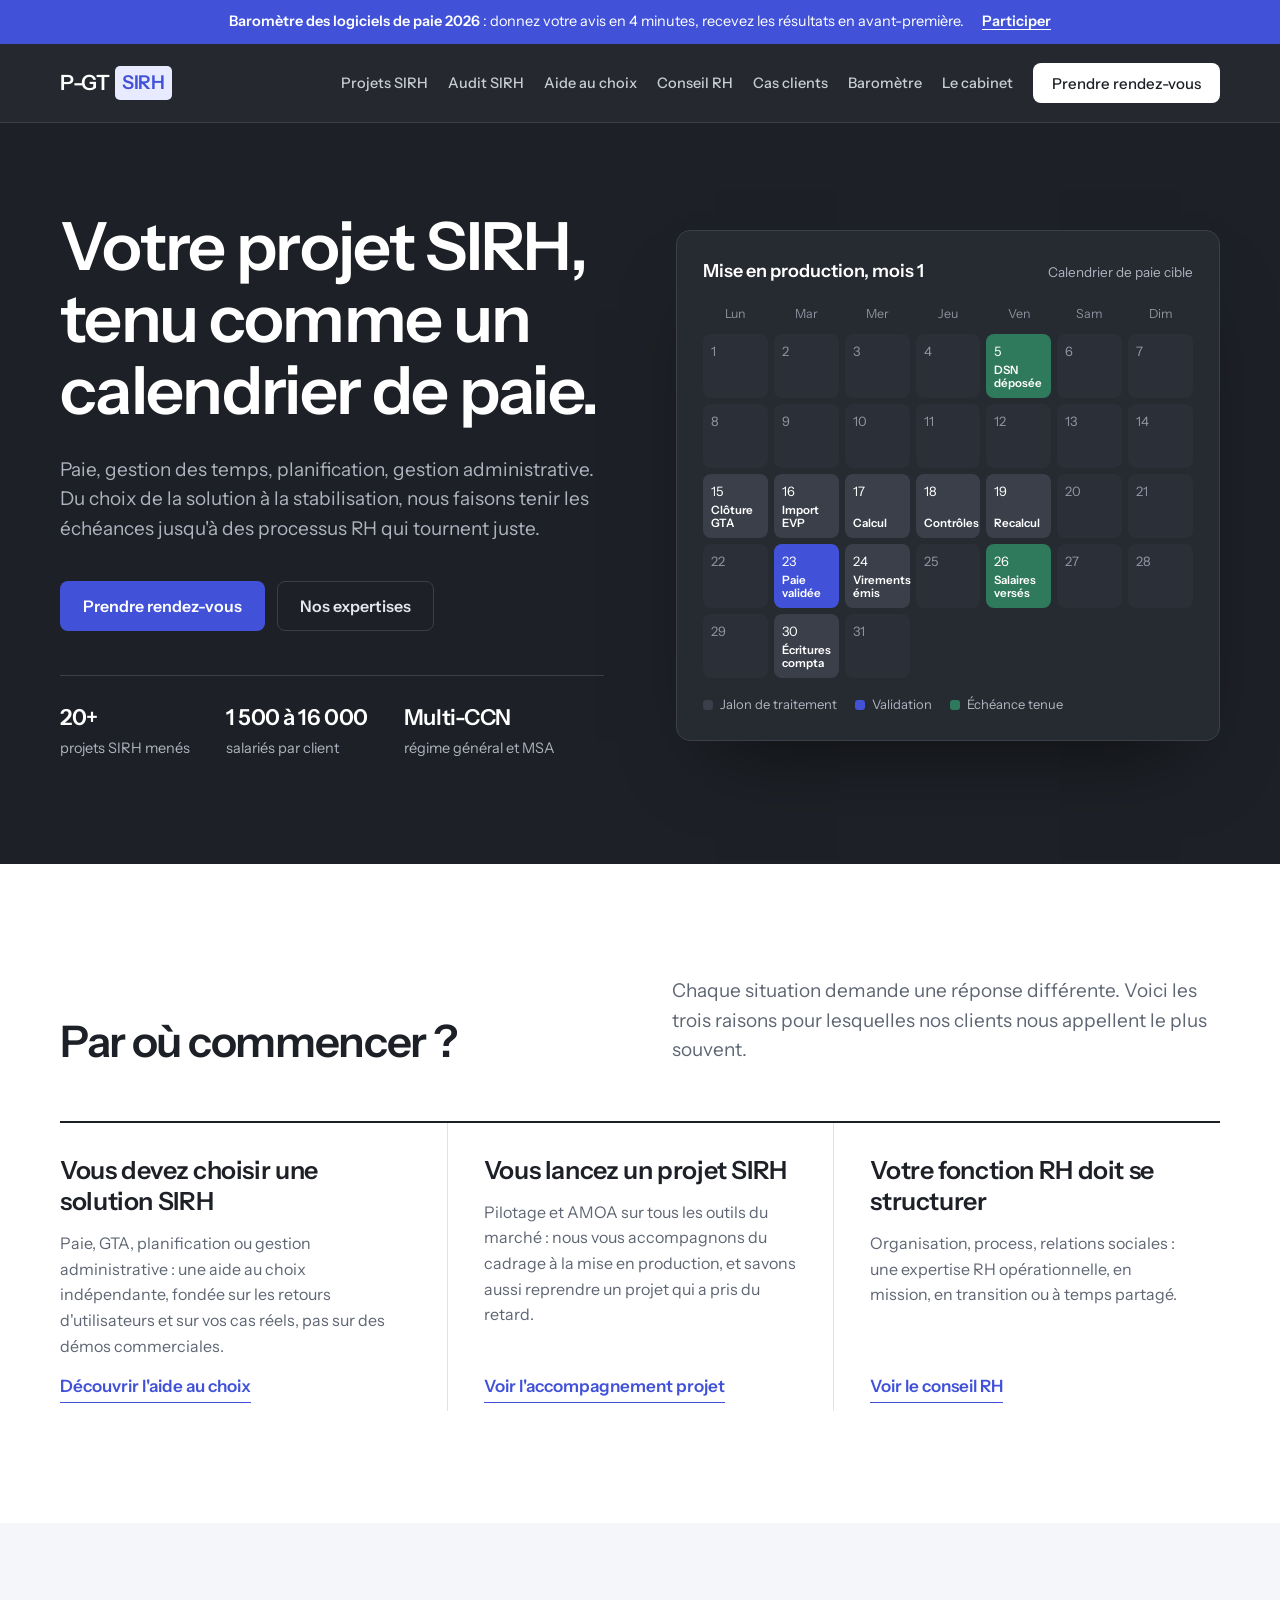
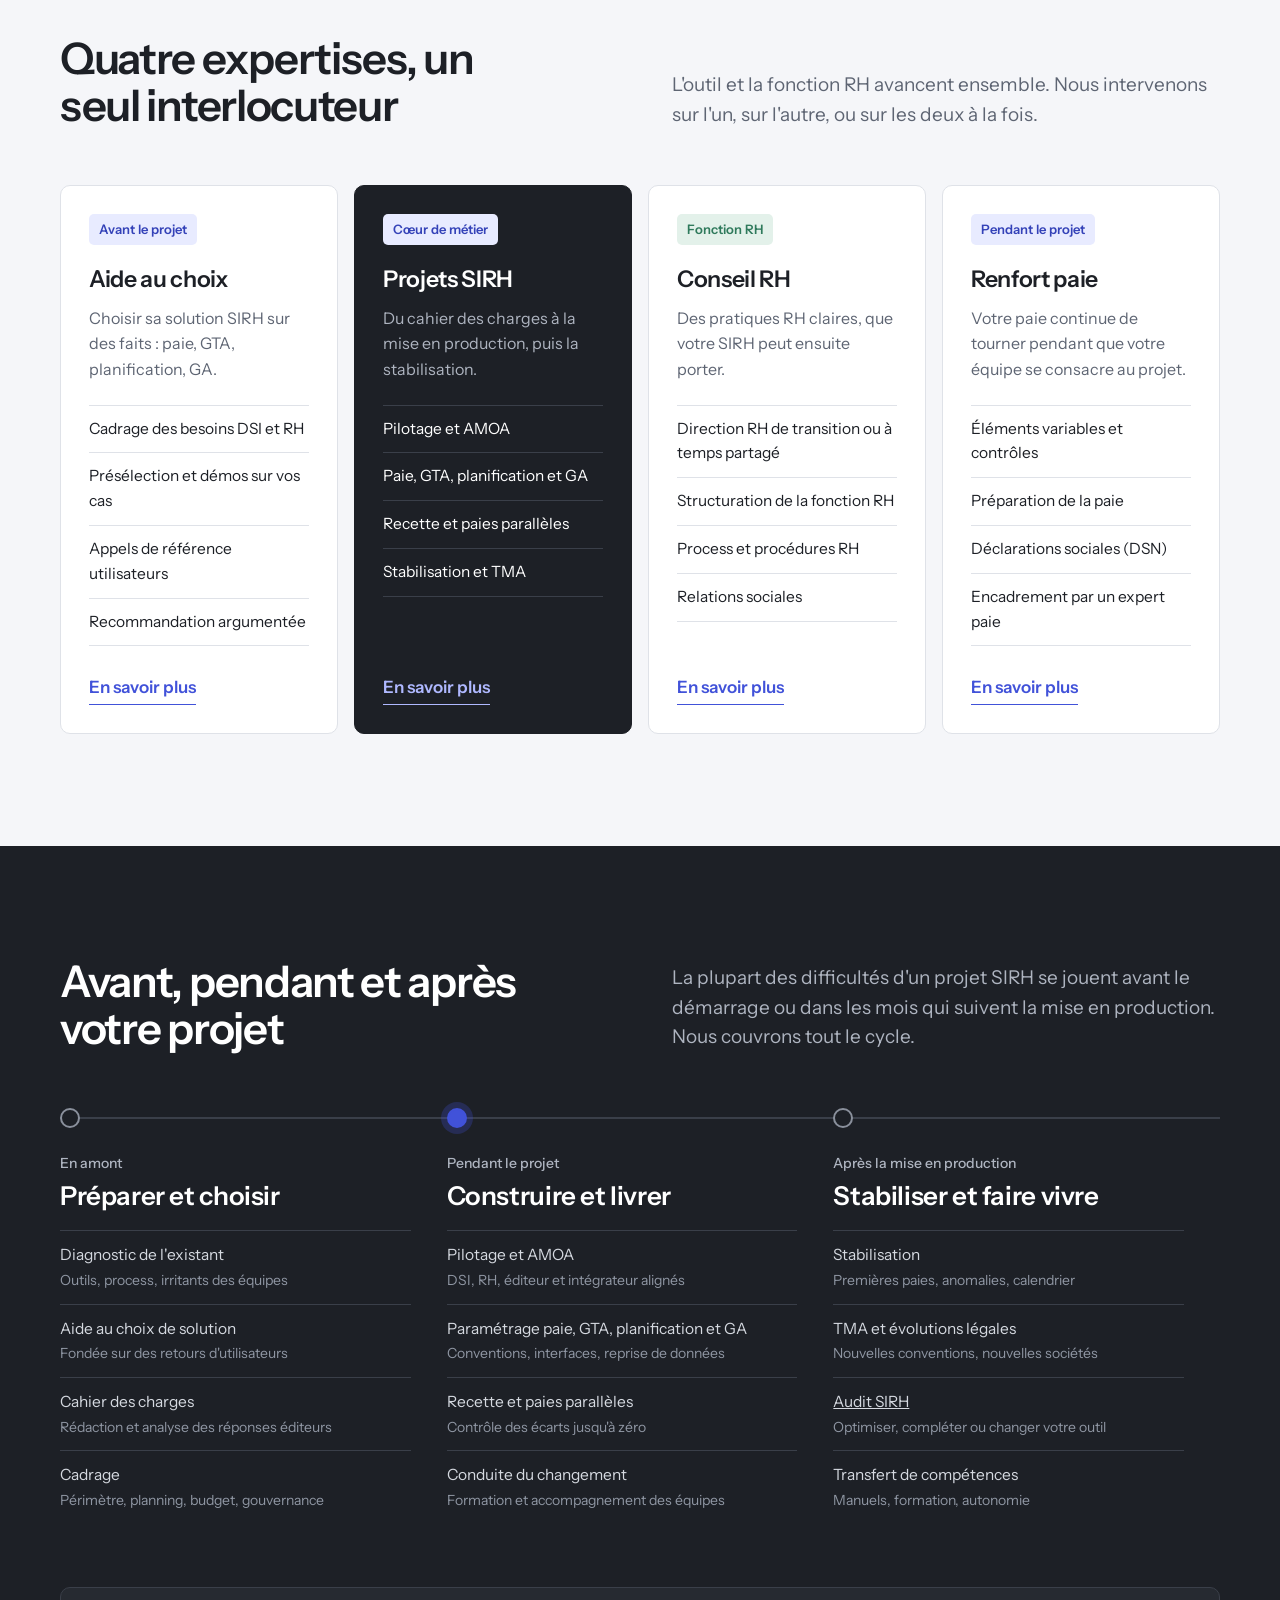
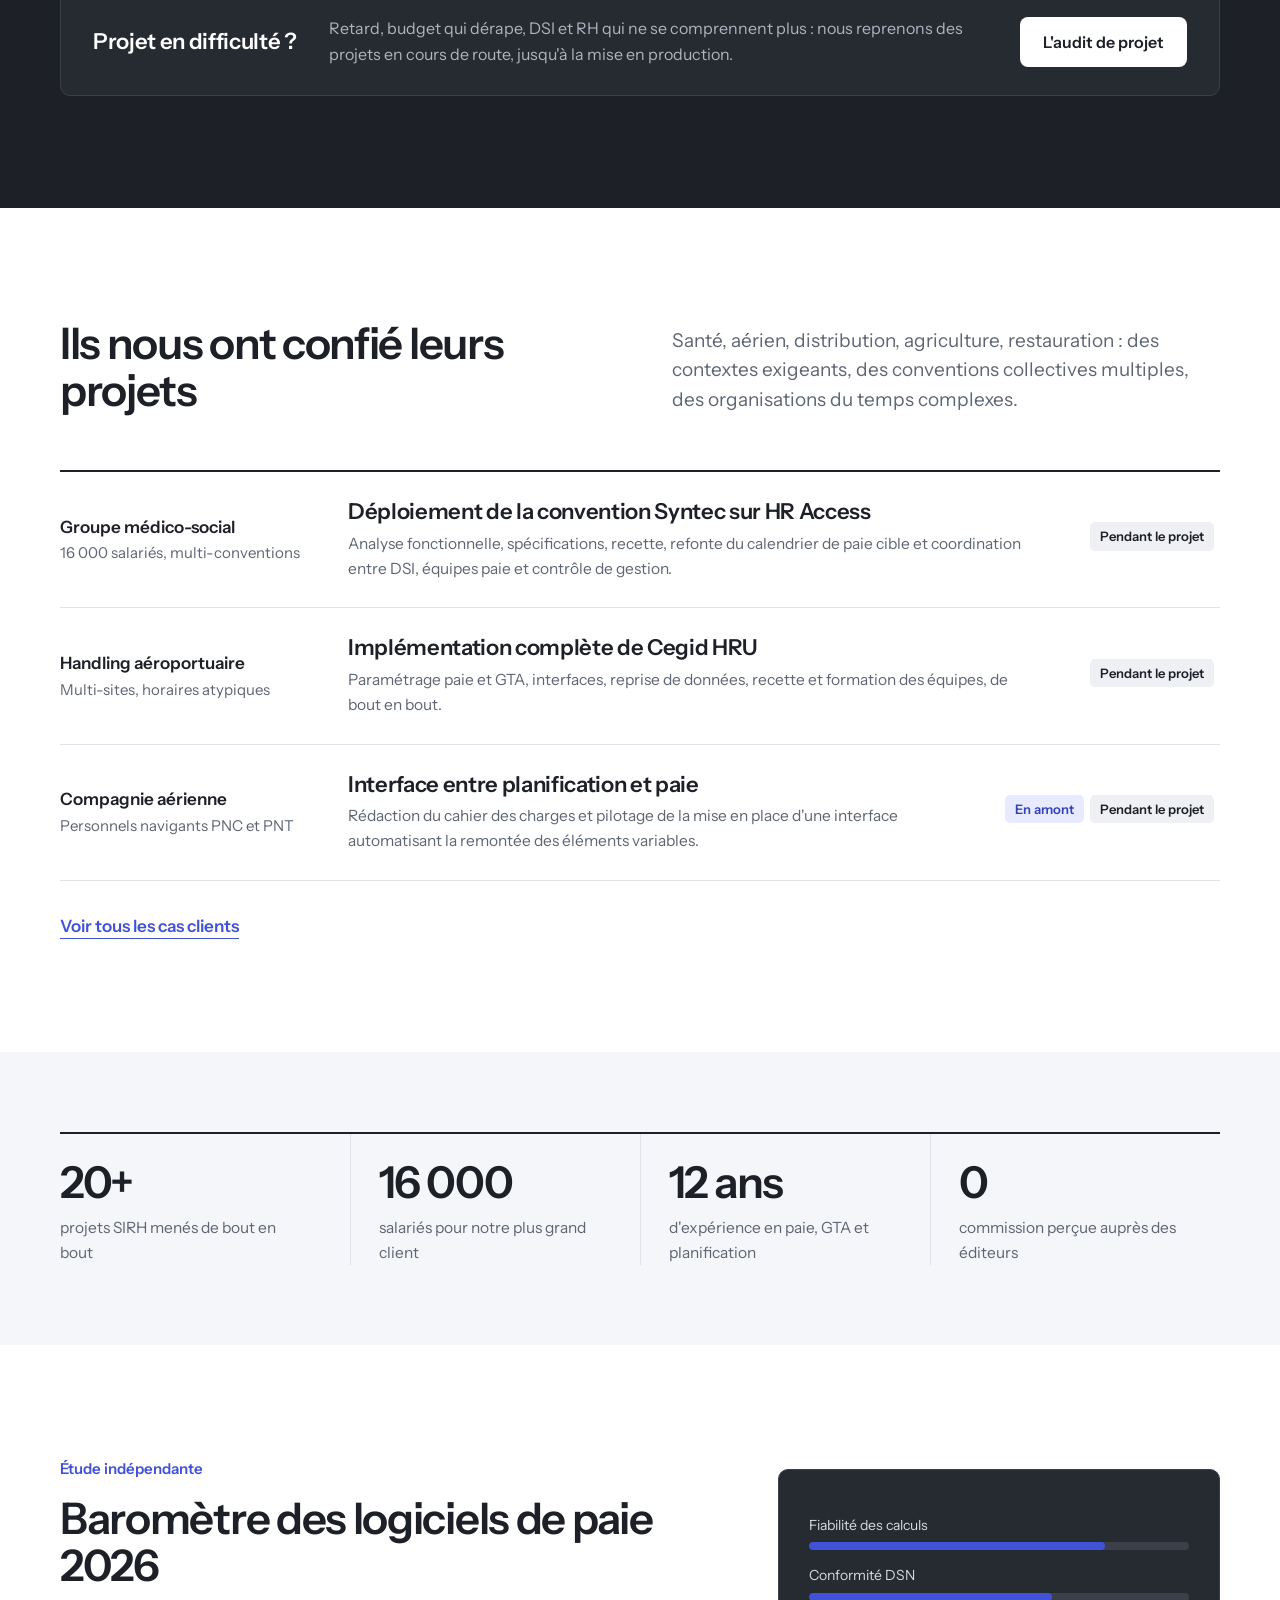
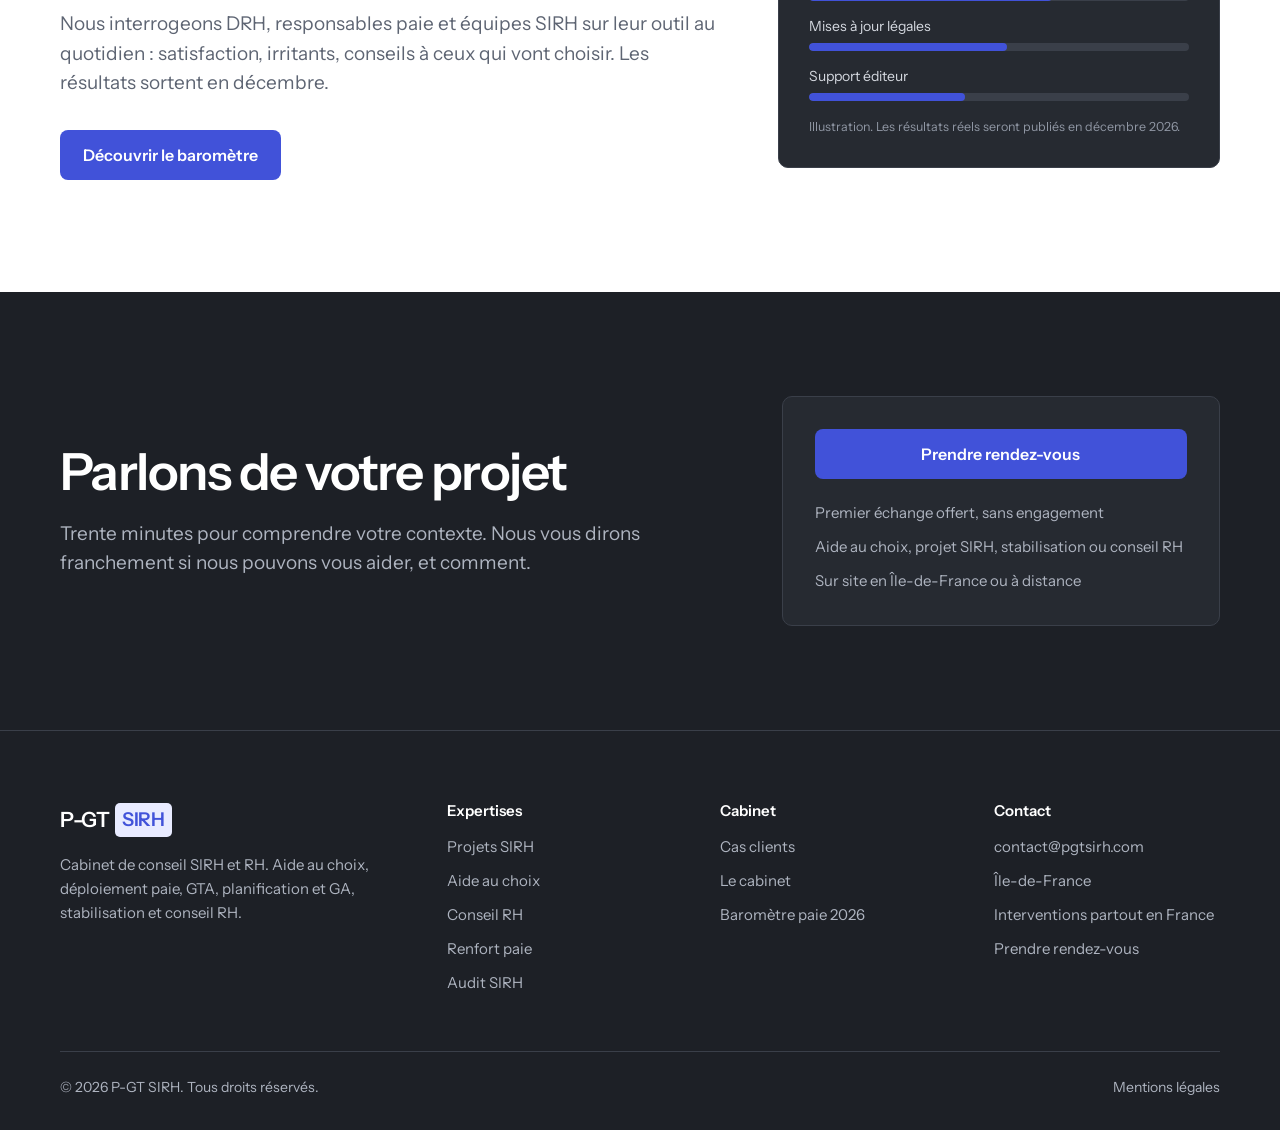
<file: index.html>
<!DOCTYPE html>
<html lang="fr">
<head>
<meta charset="UTF-8">
<meta name="viewport" content="width=device-width, initial-scale=1.0">
<title>P-GT SIRH | Cabinet de conseil SIRH et RH</title>
<meta name="description" content="Cabinet de conseil SIRH et RH : aide au choix de solution SIRH, déploiement paie, GTA, planification et gestion administrative, stabilisation après mise en production et conseil RH.">
<link rel="canonical" href="https://pgtsirh.com/">
<meta property="og:type" content="website">
<meta property="og:site_name" content="P-GT SIRH">
<meta property="og:title" content="P-GT SIRH | Cabinet de conseil SIRH et RH">
<meta property="og:description" content="Cabinet de conseil SIRH et RH : aide au choix de solution SIRH, déploiement paie, GTA, planification et gestion administrative, stabilisation après mise en production et conseil RH.">
<meta property="og:url" content="https://pgtsirh.com/">
<meta property="og:locale" content="fr_FR">
<meta name="theme-color" content="#1D2026">
<link rel="icon" href="assets/favicon.svg" type="image/svg+xml">
<link rel="preload" href="fonts/instrument-sans-latin-600-normal.woff2" as="font" type="font/woff2" crossorigin>
<link rel="preload" href="fonts/instrument-sans-latin-400-normal.woff2" as="font" type="font/woff2" crossorigin>
<link rel="stylesheet" href="assets/style.css">
</head>
<body>
<a class="skip" href="#contenu">Aller au contenu</a>
<div class="annonce"><div class="wrap"><span><b>Baromètre des logiciels de paie 2026</b> : donnez votre avis en 4 minutes, recevez les résultats en avant-première.</span><a href="barometre.html">Participer</a></div></div><header class="hd">
  <div class="wrap">
    <a class="logo" href="index.html" aria-label="P-GT SIRH, accueil">P-GT<b>SIRH</b><small>Conseil SIRH et RH</small></a>
    <nav aria-label="Navigation principale">
      <input type="checkbox" id="nav-toggle" aria-label="Ouvrir le menu">
      <label class="burger" for="nav-toggle" aria-hidden="true"><span></span><span></span><span></span></label>
      <ul class="menu">
        <li><a href="projets-sirh.html">Projets SIRH</a></li><li><a href="audit-sirh.html">Audit SIRH</a></li><li><a href="aide-au-choix.html">Aide au choix</a></li><li><a href="conseil-rh.html">Conseil RH</a></li><li><a href="cas-clients.html">Cas clients</a></li><li><a href="barometre.html">Baromètre</a></li><li><a href="cabinet.html">Le cabinet</a></li><li><a class="btn btn-w" href="contact.html">Prendre rendez-vous</a></li>
      </ul>
    </nav>
  </div>
</header>
<main id="contenu">
<section class="hero dark">
  <div class="wrap">
    <div>
      <h1>Votre projet SIRH, tenu comme un calendrier de paie.</h1>
      <p class="lead">Paie, gestion des temps, planification, gestion administrative. Du choix de la solution à la stabilisation, nous faisons tenir les échéances jusqu'à des processus RH qui tournent juste.</p>
      <div class="btns"><a class="btn btn-p" href="contact.html">Prendre rendez-vous</a><a class="btn btn-s" href="#expertises">Nos expertises</a></div>
      <div class="trust"><div><b>20+</b>projets SIRH menés</div><div><b>1 500 à 16 000</b>salariés par client</div><div><b>Multi-CCN</b>régime général et MSA</div></div>
    </div>
    <figure class="cal" aria-label="Exemple de calendrier de paie cible pendant une mise en production">
  <div class="cal-h"><b>Mise en production, mois 1</b><span>Calendrier de paie cible</span></div>
  <div class="days" aria-hidden="true">
    <div class="dn">Lun</div><div class="dn">Mar</div><div class="dn">Mer</div><div class="dn">Jeu</div><div class="dn">Ven</div><div class="dn">Sam</div><div class="dn">Dim</div>
    <div class="d">1</div><div class="d">2</div><div class="d">3</div><div class="d">4</div><div class="d ok">5<em>DSN déposée</em></div><div class="d">6</div><div class="d">7</div>
    <div class="d">8</div><div class="d">9</div><div class="d">10</div><div class="d">11</div><div class="d">12</div><div class="d">13</div><div class="d">14</div>
    <div class="d e">15<em>Clôture GTA</em></div><div class="d e">16<em>Import EVP</em></div><div class="d e">17<em>Calcul</em></div><div class="d e">18<em>Contrôles</em></div><div class="d e">19<em>Recalcul</em></div><div class="d">20</div><div class="d">21</div>
    <div class="d">22</div><div class="d k">23<em>Paie validée</em></div><div class="d e">24<em>Virements émis</em></div><div class="d">25</div><div class="d ok">26<em>Salaires versés</em></div><div class="d">27</div><div class="d">28</div>
    <div class="d">29</div><div class="d e">30<em>Écritures compta</em></div><div class="d">31</div><div class="d o"></div><div class="d o"></div><div class="d o"></div><div class="d o"></div>
  </div>
  <div class="legend"><span><i style="background:#3A3F49"></i>Jalon de traitement</span><span><i style="background:#4152D9"></i>Validation</span><span><i style="background:#2F7A5C"></i>Échéance tenue</span></div>
</figure>
  </div>
</section>

<section class="sec">
  <div class="wrap">
    <div class="sh"><h2>Par où commencer&nbsp;?</h2><p class="lead">Chaque situation demande une réponse différente. Voici les trois raisons pour lesquelles nos clients nous appellent le plus souvent.</p></div>
    <div class="needs">
      <div class="need"><h3>Vous devez choisir une solution SIRH</h3><p>Paie, GTA, planification ou gestion administrative : une aide au choix indépendante, fondée sur les retours d'utilisateurs et sur vos cas réels, pas sur des démos commerciales.</p><a class="link" href="aide-au-choix.html">Découvrir l'aide au choix</a></div>
      <div class="need"><h3>Vous lancez un projet SIRH</h3><p>Pilotage et AMOA sur tous les outils du marché : nous vous accompagnons du cadrage à la mise en production, et savons aussi reprendre un projet qui a pris du retard.</p><a class="link" href="projets-sirh.html">Voir l'accompagnement projet</a></div>
      <div class="need"><h3>Votre fonction RH doit se structurer</h3><p>Organisation, process, relations sociales : une expertise RH opérationnelle, en mission, en transition ou à temps partagé.</p><a class="link" href="conseil-rh.html">Voir le conseil RH</a></div>
    </div>
  </div>
</section>

<section class="sec paper" id="expertises">
  <div class="wrap">
    <div class="sh"><h2>Quatre expertises, un seul interlocuteur</h2><p class="lead">L'outil et la fonction RH avancent ensemble. Nous intervenons sur l'un, sur l'autre, ou sur les deux à la fois.</p></div>
    <div class="pillars four">
      <article class="pillar"><span class="tag">Avant le projet</span><h3>Aide au choix</h3><p>Choisir sa solution SIRH sur des faits : paie, GTA, planification, GA.</p>
        <ul><li>Cadrage des besoins DSI et RH</li><li>Présélection et démos sur vos cas</li><li>Appels de référence utilisateurs</li><li>Recommandation argumentée</li></ul>
        <a class="link" href="aide-au-choix.html">En savoir plus</a></article>
      <article class="pillar feat"><span class="tag">Cœur de métier</span><h3>Projets SIRH</h3><p>Du cahier des charges à la mise en production, puis la stabilisation.</p>
        <ul><li>Pilotage et AMOA</li><li>Paie, GTA, planification et GA</li><li>Recette et paies parallèles</li><li>Stabilisation et TMA</li></ul>
        <a class="link" href="projets-sirh.html">En savoir plus</a></article>
      <article class="pillar"><span class="tag rh">Fonction RH</span><h3>Conseil RH</h3><p>Des pratiques RH claires, que votre SIRH peut ensuite porter.</p>
        <ul><li>Direction RH de transition ou à temps partagé</li><li>Structuration de la fonction RH</li><li>Process et procédures RH</li><li>Relations sociales</li></ul>
        <a class="link" href="conseil-rh.html">En savoir plus</a></article>
      <article class="pillar"><span class="tag">Pendant le projet</span><h3>Renfort paie</h3><p>Votre paie continue de tourner pendant que votre équipe se consacre au projet.</p>
        <ul><li>Éléments variables et contrôles</li><li>Préparation de la paie</li><li>Déclarations sociales (DSN)</li><li>Encadrement par un expert paie</li></ul>
        <a class="link" href="renfort-paie.html">En savoir plus</a></article>
    </div>
  </div>
</section>

<section class="sec dark">
  <div class="wrap">
    <div class="sh"><h2>Avant, pendant et après votre projet</h2><p class="lead">La plupart des difficultés d'un projet SIRH se jouent avant le démarrage ou dans les mois qui suivent la mise en production. Nous couvrons tout le cycle.</p></div>
    <div class="cycle">
      <div class="phase"><p class="when">En amont</p><h3>Préparer et choisir</h3><ul><li>Diagnostic de l'existant<span>Outils, process, irritants des équipes</span></li><li>Aide au choix de solution<span>Fondée sur des retours d'utilisateurs</span></li><li>Cahier des charges<span>Rédaction et analyse des réponses éditeurs</span></li><li>Cadrage<span>Périmètre, planning, budget, gouvernance</span></li></ul></div>
      <div class="phase now"><p class="when">Pendant le projet</p><h3>Construire et livrer</h3><ul><li>Pilotage et AMOA<span>DSI, RH, éditeur et intégrateur alignés</span></li><li>Paramétrage paie, GTA, planification et GA<span>Conventions, interfaces, reprise de données</span></li><li>Recette et paies parallèles<span>Contrôle des écarts jusqu'à zéro</span></li><li>Conduite du changement<span>Formation et accompagnement des équipes</span></li></ul></div>
      <div class="phase"><p class="when">Après la mise en production</p><h3>Stabiliser et faire vivre</h3><ul><li>Stabilisation<span>Premières paies, anomalies, calendrier</span></li><li>TMA et évolutions légales<span>Nouvelles conventions, nouvelles sociétés</span></li><li><a href="audit-sirh.html" style="color:inherit">Audit SIRH</a><span>Optimiser, compléter ou changer votre outil</span></li><li>Transfert de compétences<span>Manuels, formation, autonomie</span></li></ul></div>
    </div>
    <div class="rescue"><h3>Projet en difficulté&nbsp;?</h3><p>Retard, budget qui dérape, DSI et RH qui ne se comprennent plus : nous reprenons des projets en cours de route, jusqu'à la mise en production.</p><a class="btn btn-w" href="audit-sirh.html#formats">L'audit de projet</a></div>
  </div>
</section>

<section class="sec">
  <div class="wrap">
    <div class="sh"><h2>Ils nous ont confié leurs projets</h2><p class="lead">Santé, aérien, distribution, agriculture, restauration : des contextes exigeants, des conventions collectives multiples, des organisations du temps complexes.</p></div>
    <div class="cases compact">
      <article class="case">
  <div class="meta"><div class="sector">Groupe médico-social</div><div class="size" style="margin:0">16 000 salariés, multi-conventions</div></div>
  <div><h3>Déploiement de la convention Syntec sur HR Access</h3><p>Analyse fonctionnelle, spécifications, recette, refonte du calendrier de paie cible et coordination entre DSI, équipes paie et contrôle de gestion.</p></div>
  <div><span class="chip p">Pendant le projet</span></div>
</article><article class="case">
  <div class="meta"><div class="sector">Handling aéroportuaire</div><div class="size" style="margin:0">Multi-sites, horaires atypiques</div></div>
  <div><h3>Implémentation complète de Cegid HRU</h3><p>Paramétrage paie et GTA, interfaces, reprise de données, recette et formation des équipes, de bout en bout.</p></div>
  <div><span class="chip p">Pendant le projet</span></div>
</article><article class="case">
  <div class="meta"><div class="sector">Compagnie aérienne</div><div class="size" style="margin:0">Personnels navigants PNC et PNT</div></div>
  <div><h3>Interface entre planification et paie</h3><p>Rédaction du cahier des charges et pilotage de la mise en place d'une interface automatisant la remontée des éléments variables.</p></div>
  <div><span class="chip a">En amont</span><span class="chip p">Pendant le projet</span></div>
</article>
    </div>
    <p style="margin-top:32px"><a class="link" href="cas-clients.html">Voir tous les cas clients</a></p>
  </div>
</section>

<section class="sec-sm paper">
  <div class="wrap">
    <div class="figs">
      <div class="fig"><b>20+</b><span>projets SIRH menés de bout en bout</span></div>
      <div class="fig"><b>16 000</b><span>salariés pour notre plus grand client</span></div>
      <div class="fig"><b>12 ans</b><span>d'expérience en paie, GTA et planification</span></div>
      <div class="fig"><b>0</b><span>commission perçue auprès des éditeurs</span></div>
    </div>
  </div>
</section>

<section class="sec" id="barometre">
  <div class="wrap baro">
    <div>
      <span class="kicker">Étude indépendante</span>
      <h2>Baromètre des logiciels de paie 2026</h2>
      <p class="lead" style="margin:20px 0 32px">Nous interrogeons DRH, responsables paie et équipes SIRH sur leur outil au quotidien : satisfaction, irritants, conseils à ceux qui vont choisir. Les résultats sortent en décembre.</p>
      <div class="btns"><a class="btn btn-p" href="barometre.html">Découvrir le baromètre</a></div>
    </div>
    <div class="baro-card" aria-hidden="true">
      <div class="bar"><span>Fiabilité des calculs</span><i style="--w:78%"></i></div>
      <div class="bar"><span>Conformité DSN</span><i style="--w:64%"></i></div>
      <div class="bar"><span>Mises à jour légales</span><i style="--w:52%"></i></div>
      <div class="bar"><span>Support éditeur</span><i style="--w:41%"></i></div>
      <small>Illustration. Les résultats réels seront publiés en décembre 2026.</small>
    </div>
  </div>
</section>
<section class="cta dark">
  <div class="wrap">
    <div>
      <h2>Parlons de votre projet</h2>
      <p class="lead">Trente minutes pour comprendre votre contexte. Nous vous dirons franchement si nous pouvons vous aider, et comment.</p>
    </div>
    <div class="cta-box">
      <a class="btn btn-p" href="contact.html">Prendre rendez-vous</a>
      <ul><li>Premier échange offert, sans engagement</li><li>Aide au choix, projet SIRH, stabilisation ou conseil RH</li><li>Sur site en Île-de-France ou à distance</li></ul>
    </div>
  </div>
</section>
</main>
<footer class="ft">
  <div class="wrap">
    <div class="top">
      <div>
        <a class="logo" href="index.html">P-GT<b>SIRH</b></a>
        <p>Cabinet de conseil SIRH et RH. Aide au choix, déploiement paie, GTA, planification et GA, stabilisation et conseil RH.</p>
      </div>
      <div>
        <h4>Expertises</h4>
        <ul><li><a href="projets-sirh.html">Projets SIRH</a></li><li><a href="aide-au-choix.html">Aide au choix</a></li><li><a href="conseil-rh.html">Conseil RH</a></li><li><a href="renfort-paie.html">Renfort paie</a></li><li><a href="audit-sirh.html">Audit SIRH</a></li></ul>
      </div>
      <div>
        <h4>Cabinet</h4>
        <ul><li><a href="cas-clients.html">Cas clients</a></li><li><a href="cabinet.html">Le cabinet</a></li><li><a href="barometre.html">Baromètre paie 2026</a></li></ul>
      </div>
      <div>
        <h4>Contact</h4>
        <ul><li><a href="mailto:contact@pgtsirh.com">contact@pgtsirh.com</a></li><li>Île-de-France</li><li>Interventions partout en France</li><li><a href="contact.html">Prendre rendez-vous</a></li></ul>
      </div>
    </div>
    <div class="bot"><span>© 2026 P-GT SIRH. Tous droits réservés.</span><a href="mentions-legales.html">Mentions légales</a></div>
  </div>
</footer>
</body>
</html>
</file>
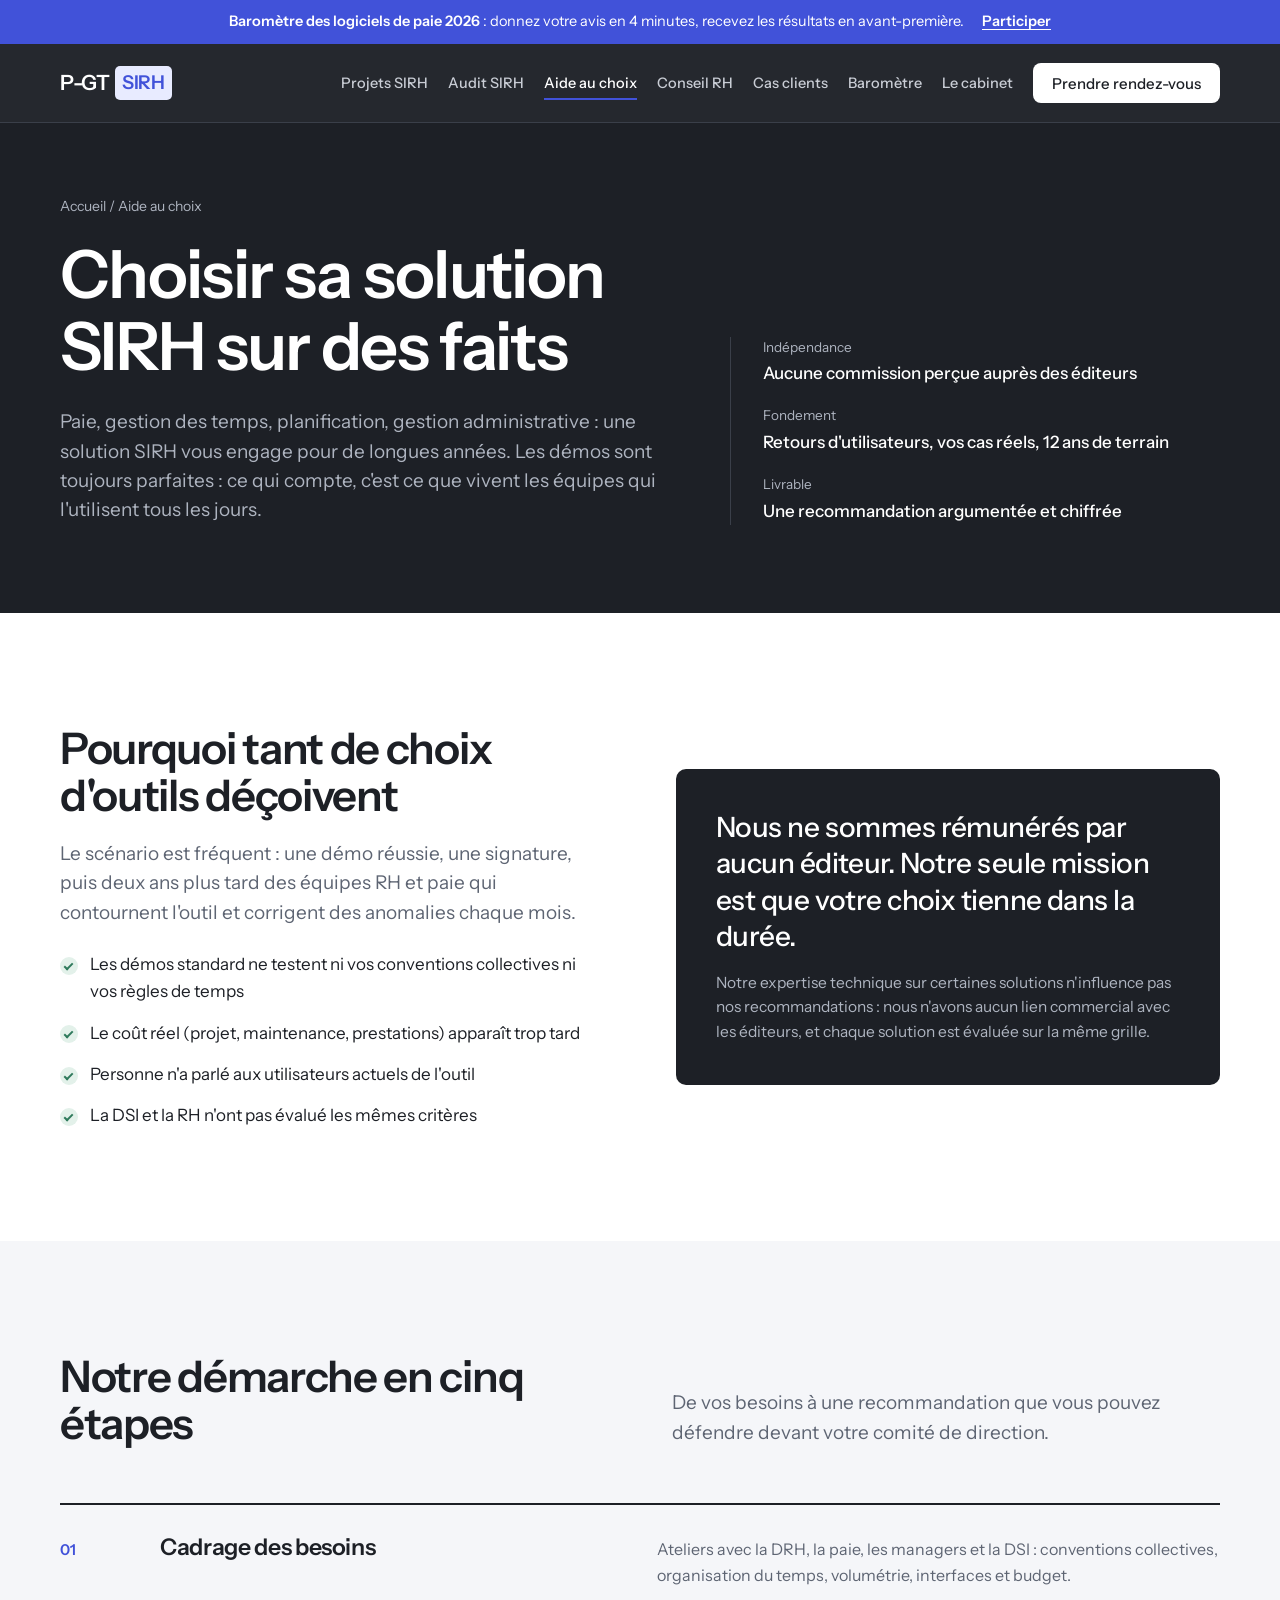
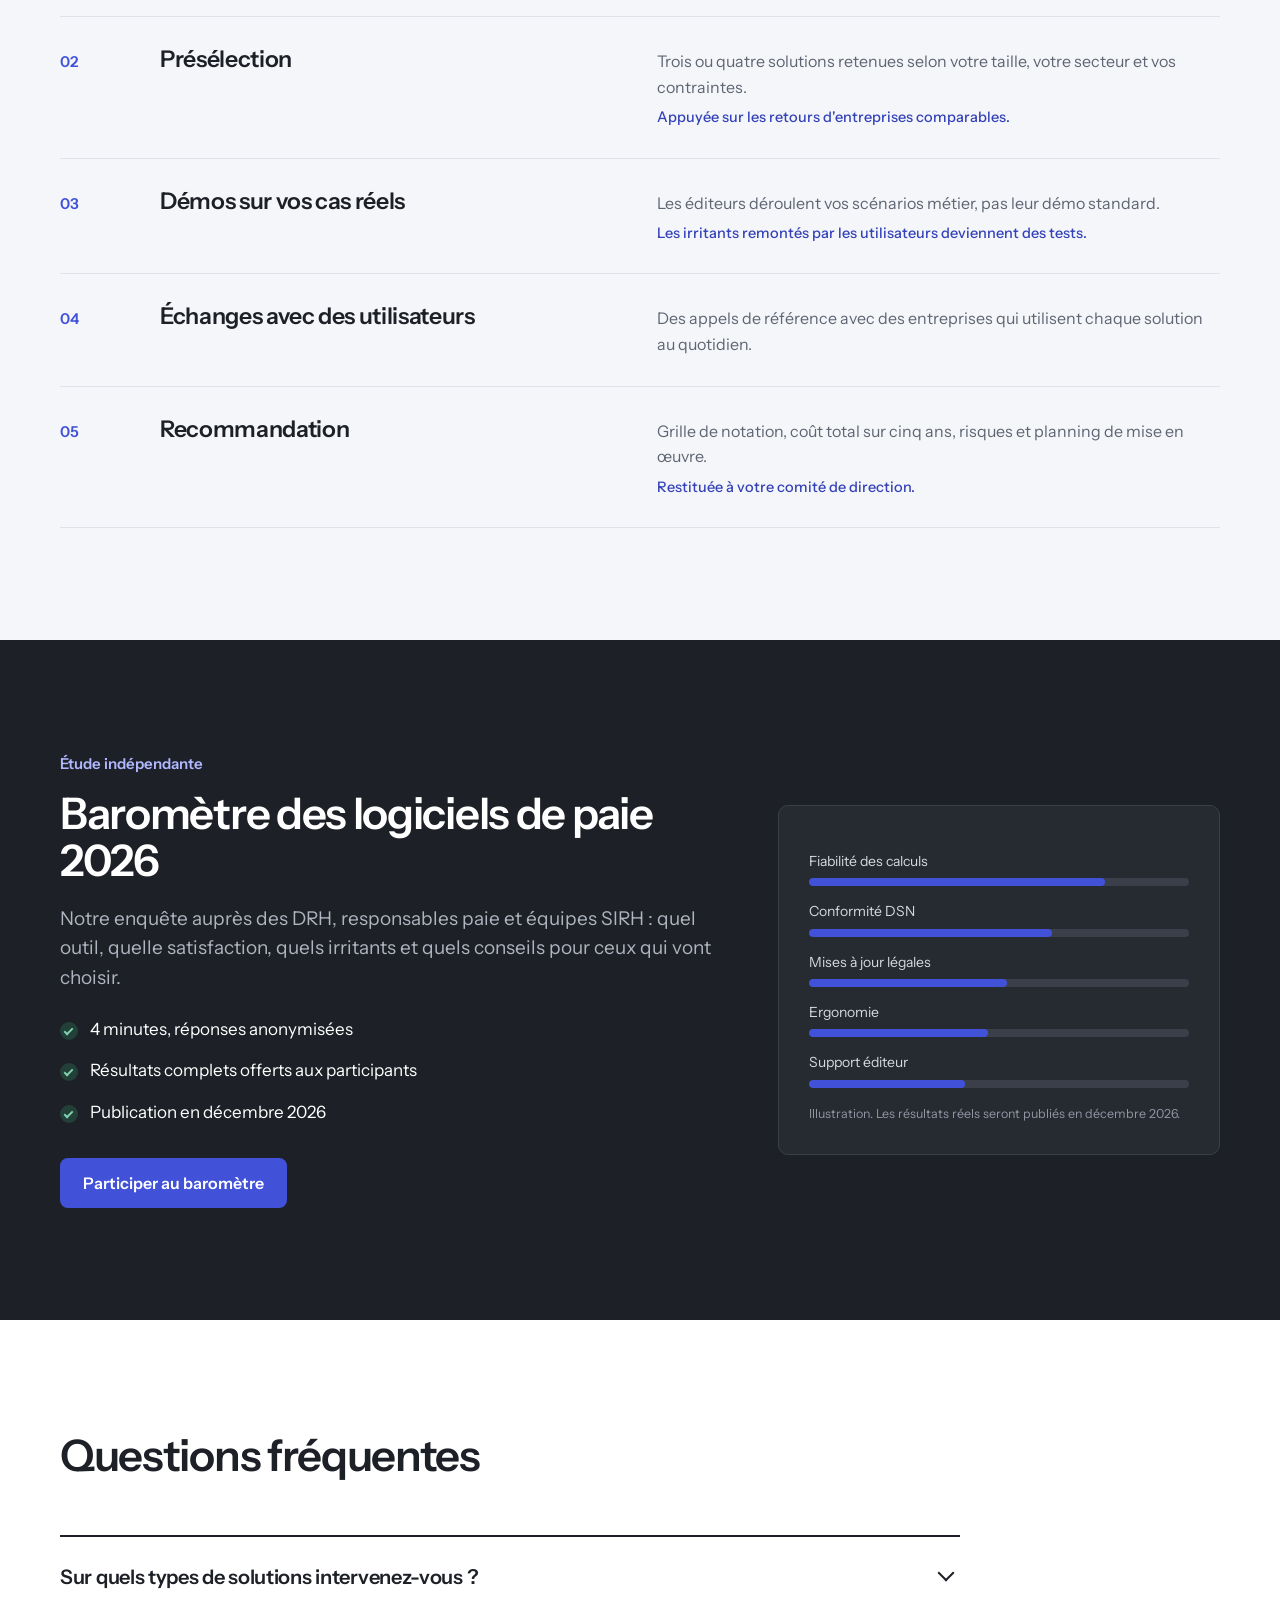
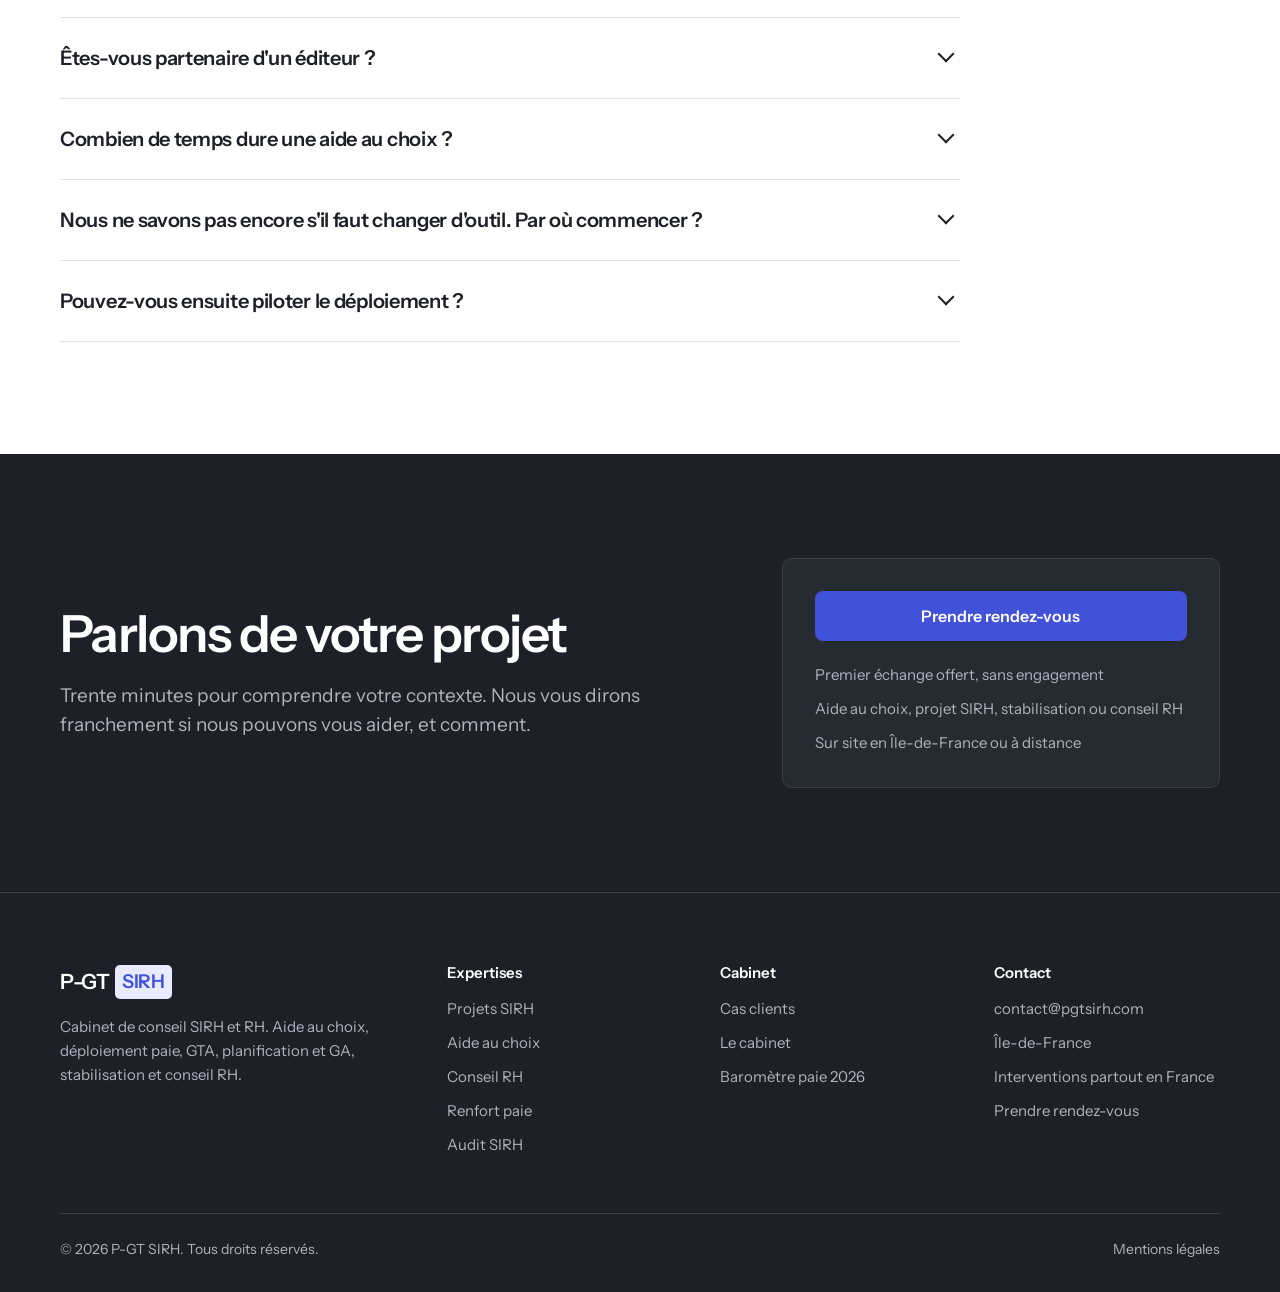
<file: aide-au-choix.html>
<!DOCTYPE html>
<html lang="fr">
<head>
<meta charset="UTF-8">
<meta name="viewport" content="width=device-width, initial-scale=1.0">
<title>Aide au choix de solution SIRH | P-GT SIRH</title>
<meta name="description" content="Choisir sa solution SIRH (paie, GTA, planification, gestion administrative) sur des retours d'utilisateurs, pas sur des démos. Une aide au choix indépendante, sans commission éditeur.">
<link rel="canonical" href="https://pgtsirh.com/aide-au-choix.html">
<meta property="og:type" content="website">
<meta property="og:site_name" content="P-GT SIRH">
<meta property="og:title" content="Aide au choix de solution SIRH | P-GT SIRH">
<meta property="og:description" content="Choisir sa solution SIRH (paie, GTA, planification, gestion administrative) sur des retours d'utilisateurs, pas sur des démos. Une aide au choix indépendante, sans commission éditeur.">
<meta property="og:url" content="https://pgtsirh.com/aide-au-choix.html">
<meta property="og:locale" content="fr_FR">
<meta name="theme-color" content="#1D2026">
<link rel="icon" href="assets/favicon.svg" type="image/svg+xml">
<link rel="preload" href="fonts/instrument-sans-latin-600-normal.woff2" as="font" type="font/woff2" crossorigin>
<link rel="preload" href="fonts/instrument-sans-latin-400-normal.woff2" as="font" type="font/woff2" crossorigin>
<link rel="stylesheet" href="assets/style.css">
</head>
<body>
<a class="skip" href="#contenu">Aller au contenu</a>
<div class="annonce"><div class="wrap"><span><b>Baromètre des logiciels de paie 2026</b> : donnez votre avis en 4 minutes, recevez les résultats en avant-première.</span><a href="barometre.html">Participer</a></div></div><header class="hd">
  <div class="wrap">
    <a class="logo" href="index.html" aria-label="P-GT SIRH, accueil">P-GT<b>SIRH</b><small>Conseil SIRH et RH</small></a>
    <nav aria-label="Navigation principale">
      <input type="checkbox" id="nav-toggle" aria-label="Ouvrir le menu">
      <label class="burger" for="nav-toggle" aria-hidden="true"><span></span><span></span><span></span></label>
      <ul class="menu">
        <li><a href="projets-sirh.html">Projets SIRH</a></li><li><a href="audit-sirh.html">Audit SIRH</a></li><li><a href="aide-au-choix.html" aria-current="page">Aide au choix</a></li><li><a href="conseil-rh.html">Conseil RH</a></li><li><a href="cas-clients.html">Cas clients</a></li><li><a href="barometre.html">Baromètre</a></li><li><a href="cabinet.html">Le cabinet</a></li><li><a class="btn btn-w" href="contact.html">Prendre rendez-vous</a></li>
      </ul>
    </nav>
  </div>
</header>
<main id="contenu">
<section class="ph dark">
  <div class="wrap">
    <p class="crumb"><a href="index.html">Accueil</a> / Aide au choix</p>
    <div class="grid2">
      <div><h1>Choisir sa solution SIRH sur des faits</h1><p class="lead">Paie, gestion des temps, planification, gestion administrative : une solution SIRH vous engage pour de longues années. Les démos sont toujours parfaites : ce qui compte, c'est ce que vivent les équipes qui l'utilisent tous les jours.</p></div>
      <dl class="ph-aside"><dt>Indépendance</dt><dd>Aucune commission perçue auprès des éditeurs</dd><dt>Fondement</dt><dd>Retours d'utilisateurs, vos cas réels, 12 ans de terrain</dd><dt>Livrable</dt><dd>Une recommandation argumentée et chiffrée</dd></dl>
    </div>
  </div>
</section>
<section class="sec">
  <div class="wrap split">
    <div>
      <h2>Pourquoi tant de choix d'outils déçoivent</h2>
      <p class="lead" style="margin-top:20px">Le scénario est fréquent : une démo réussie, une signature, puis deux ans plus tard des équipes RH et paie qui contournent l'outil et corrigent des anomalies chaque mois.</p>
      <ul class="ticks">
        <li>Les démos standard ne testent ni vos conventions collectives ni vos règles de temps</li>
        <li>Le coût réel (projet, maintenance, prestations) apparaît trop tard</li>
        <li>Personne n'a parlé aux utilisateurs actuels de l'outil</li>
        <li>La DSI et la RH n'ont pas évalué les mêmes critères</li>
      </ul>
    </div>
    <div class="panel dk">
      <p class="quote" style="color:#fff">Nous ne sommes rémunérés par aucun éditeur. Notre seule mission est que votre choix tienne dans la durée.</p>
      <p style="color:var(--mute-d)">Notre expertise technique sur certaines solutions n'influence pas nos recommandations : nous n'avons aucun lien commercial avec les éditeurs, et chaque solution est évaluée sur la même grille.</p>
    </div>
  </div>
</section>

<section class="sec paper">
  <div class="wrap">
    <div class="sh"><h2>Notre démarche en cinq étapes</h2><p class="lead">De vos besoins à une recommandation que vous pouvez défendre devant votre comité de direction.</p></div>
    <ol class="steps">
      <li><h3>Cadrage des besoins</h3><p>Ateliers avec la DRH, la paie, les managers et la DSI : conventions collectives, organisation du temps, volumétrie, interfaces et budget.</p></li>
      <li><h3>Présélection</h3><p>Trois ou quatre solutions retenues selon votre taille, votre secteur et vos contraintes.<em>Appuyée sur les retours d'entreprises comparables.</em></p></li>
      <li><h3>Démos sur vos cas réels</h3><p>Les éditeurs déroulent vos scénarios métier, pas leur démo standard.<em>Les irritants remontés par les utilisateurs deviennent des tests.</em></p></li>
      <li><h3>Échanges avec des utilisateurs</h3><p>Des appels de référence avec des entreprises qui utilisent chaque solution au quotidien.</p></li>
      <li><h3>Recommandation</h3><p>Grille de notation, coût total sur cinq ans, risques et planning de mise en œuvre.<em>Restituée à votre comité de direction.</em></p></li>
    </ol>
  </div>
</section>

<section class="sec dark" id="barometre">
  <div class="wrap baro">
    <div>
      <span class="kicker">Étude indépendante</span>
      <h2>Baromètre des logiciels de paie 2026</h2>
      <p class="lead" style="margin:20px 0 24px">Notre enquête auprès des DRH, responsables paie et équipes SIRH : quel outil, quelle satisfaction, quels irritants et quels conseils pour ceux qui vont choisir.</p>
      <ul class="ticks" style="margin-bottom:32px"><li>4 minutes, réponses anonymisées</li><li>Résultats complets offerts aux participants</li><li>Publication en décembre 2026</li></ul>
      <div class="btns"><a class="btn btn-p" href="barometre.html">Participer au baromètre</a></div>
    </div>
    <div class="baro-card" aria-hidden="true">
      <div class="bar"><span>Fiabilité des calculs</span><i style="--w:78%"></i></div>
      <div class="bar"><span>Conformité DSN</span><i style="--w:64%"></i></div>
      <div class="bar"><span>Mises à jour légales</span><i style="--w:52%"></i></div>
      <div class="bar"><span>Ergonomie</span><i style="--w:47%"></i></div>
      <div class="bar"><span>Support éditeur</span><i style="--w:41%"></i></div>
      <small>Illustration. Les résultats réels seront publiés en décembre 2026.</small>
    </div>
  </div>
</section>

<section class="sec">
  <div class="wrap">
    <div class="sh"><h2>Questions fréquentes</h2></div>
    <div class="faq">
      <details><summary>Sur quels types de solutions intervenez-vous&nbsp;?</summary><p>Paie, gestion des temps et des activités, planification, gestion administrative, et suites SIRH complètes du marché français, des solutions pour PME jusqu'aux suites pour grands groupes. La présélection dépend uniquement de votre contexte.</p></details>
      <details><summary>Êtes-vous partenaire d'un éditeur&nbsp;?</summary><p>Non. Nous ne percevons aucune commission d'éditeur de logiciel. Nous avons une expertise de paramétrage sur certaines solutions, mais elle n'entre pas dans notre recommandation : chaque solution est évaluée sur la même grille, à partir de vos besoins et des retours d'utilisateurs.</p></details>
      <details><summary>Combien de temps dure une aide au choix&nbsp;?</summary><p>En général quelques semaines, selon le nombre de solutions comparées et la disponibilité des éditeurs pour les démonstrations.</p></details>
      <details><summary>Nous ne savons pas encore s'il faut changer d'outil. Par où commencer&nbsp;?</summary><p>Par un <a href="audit-sirh.html">audit SIRH</a>. En deux à trois semaines, il établit si votre outil actuel peut être optimisé ou complété, ou s'il vaut mieux en changer. L'aide au choix n'a de sens que dans ce dernier cas.</p></details>
      <details><summary>Pouvez-vous ensuite piloter le déploiement&nbsp;?</summary><p>Oui. Beaucoup de clients nous confient ensuite le pilotage ou l'AMOA du projet, ce qui évite toute perte d'information entre le choix et la mise en œuvre.</p></details>
    </div>
  </div>
</section>
<section class="cta dark">
  <div class="wrap">
    <div>
      <h2>Parlons de votre projet</h2>
      <p class="lead">Trente minutes pour comprendre votre contexte. Nous vous dirons franchement si nous pouvons vous aider, et comment.</p>
    </div>
    <div class="cta-box">
      <a class="btn btn-p" href="contact.html">Prendre rendez-vous</a>
      <ul><li>Premier échange offert, sans engagement</li><li>Aide au choix, projet SIRH, stabilisation ou conseil RH</li><li>Sur site en Île-de-France ou à distance</li></ul>
    </div>
  </div>
</section>
</main>
<footer class="ft">
  <div class="wrap">
    <div class="top">
      <div>
        <a class="logo" href="index.html">P-GT<b>SIRH</b></a>
        <p>Cabinet de conseil SIRH et RH. Aide au choix, déploiement paie, GTA, planification et GA, stabilisation et conseil RH.</p>
      </div>
      <div>
        <h4>Expertises</h4>
        <ul><li><a href="projets-sirh.html">Projets SIRH</a></li><li><a href="aide-au-choix.html">Aide au choix</a></li><li><a href="conseil-rh.html">Conseil RH</a></li><li><a href="renfort-paie.html">Renfort paie</a></li><li><a href="audit-sirh.html">Audit SIRH</a></li></ul>
      </div>
      <div>
        <h4>Cabinet</h4>
        <ul><li><a href="cas-clients.html">Cas clients</a></li><li><a href="cabinet.html">Le cabinet</a></li><li><a href="barometre.html">Baromètre paie 2026</a></li></ul>
      </div>
      <div>
        <h4>Contact</h4>
        <ul><li><a href="mailto:contact@pgtsirh.com">contact@pgtsirh.com</a></li><li>Île-de-France</li><li>Interventions partout en France</li><li><a href="contact.html">Prendre rendez-vous</a></li></ul>
      </div>
    </div>
    <div class="bot"><span>© 2026 P-GT SIRH. Tous droits réservés.</span><a href="mentions-legales.html">Mentions légales</a></div>
  </div>
</footer>
</body>
</html>
</file>
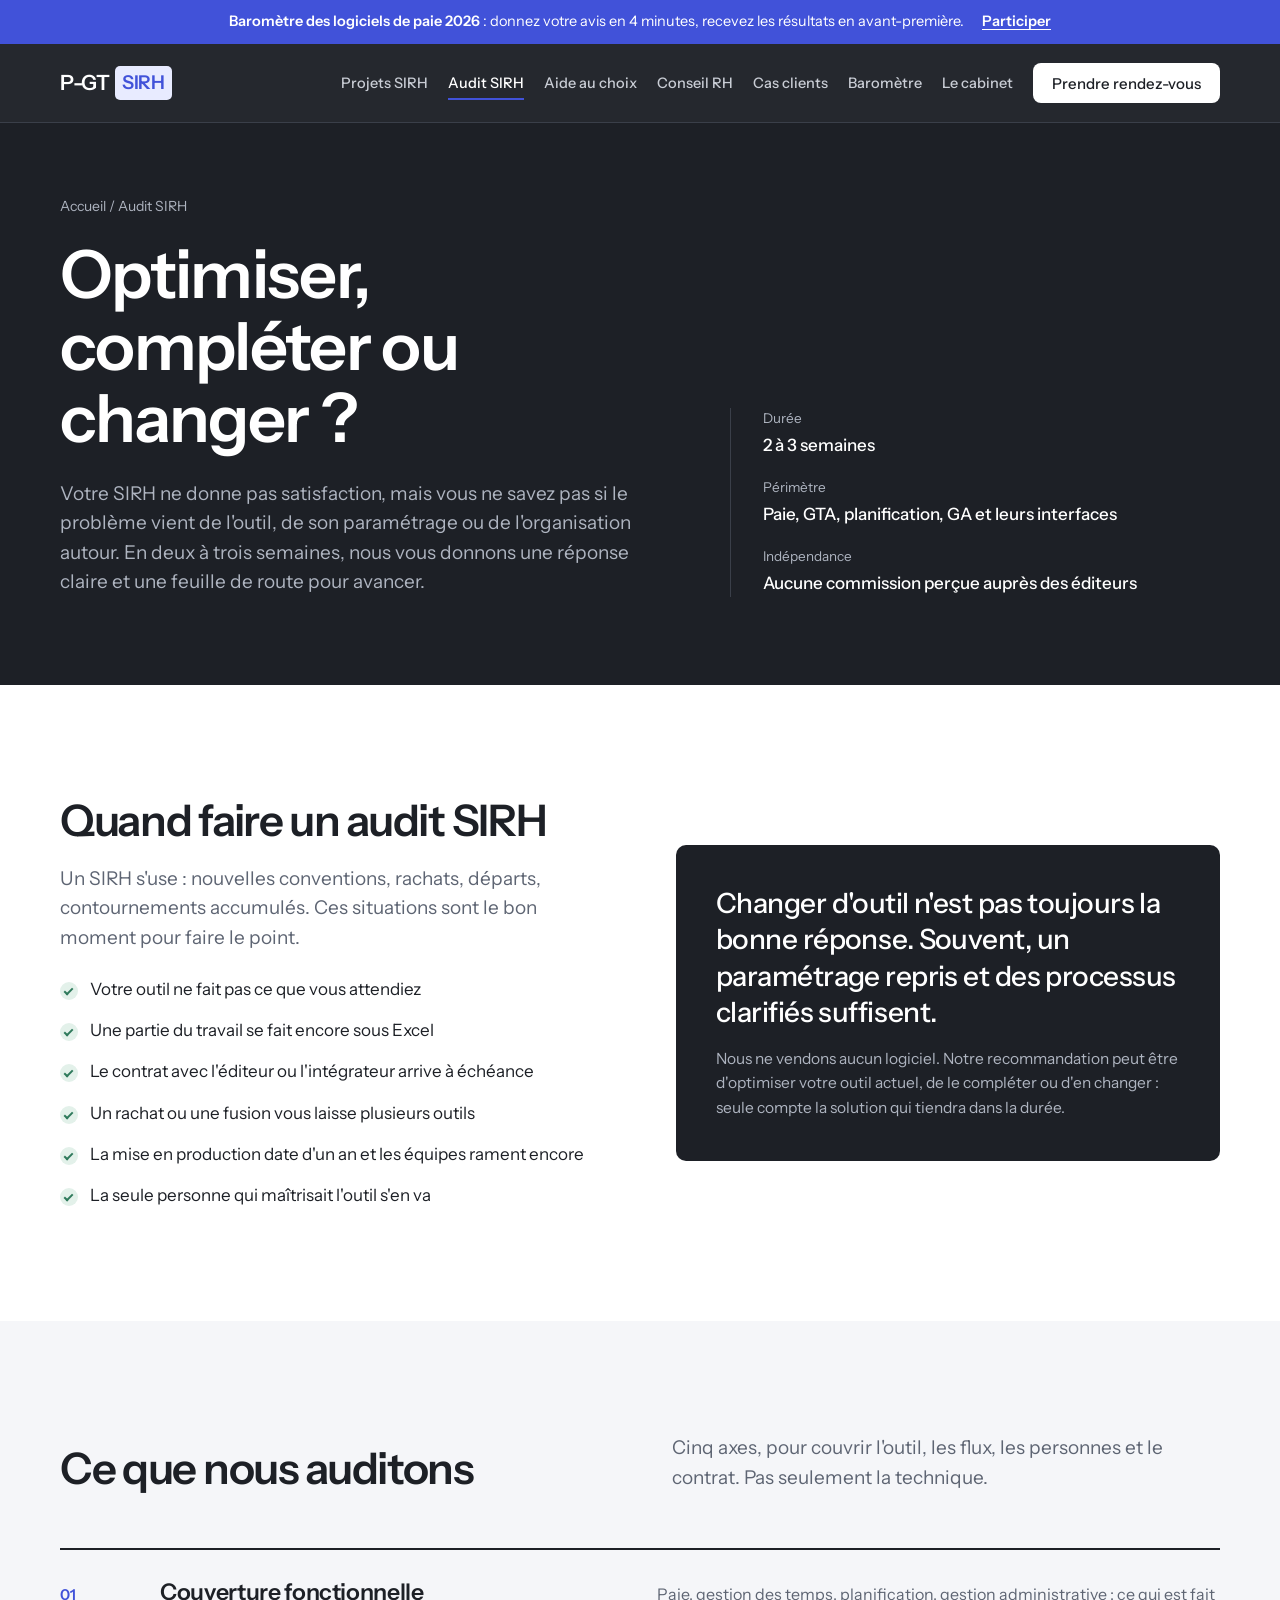
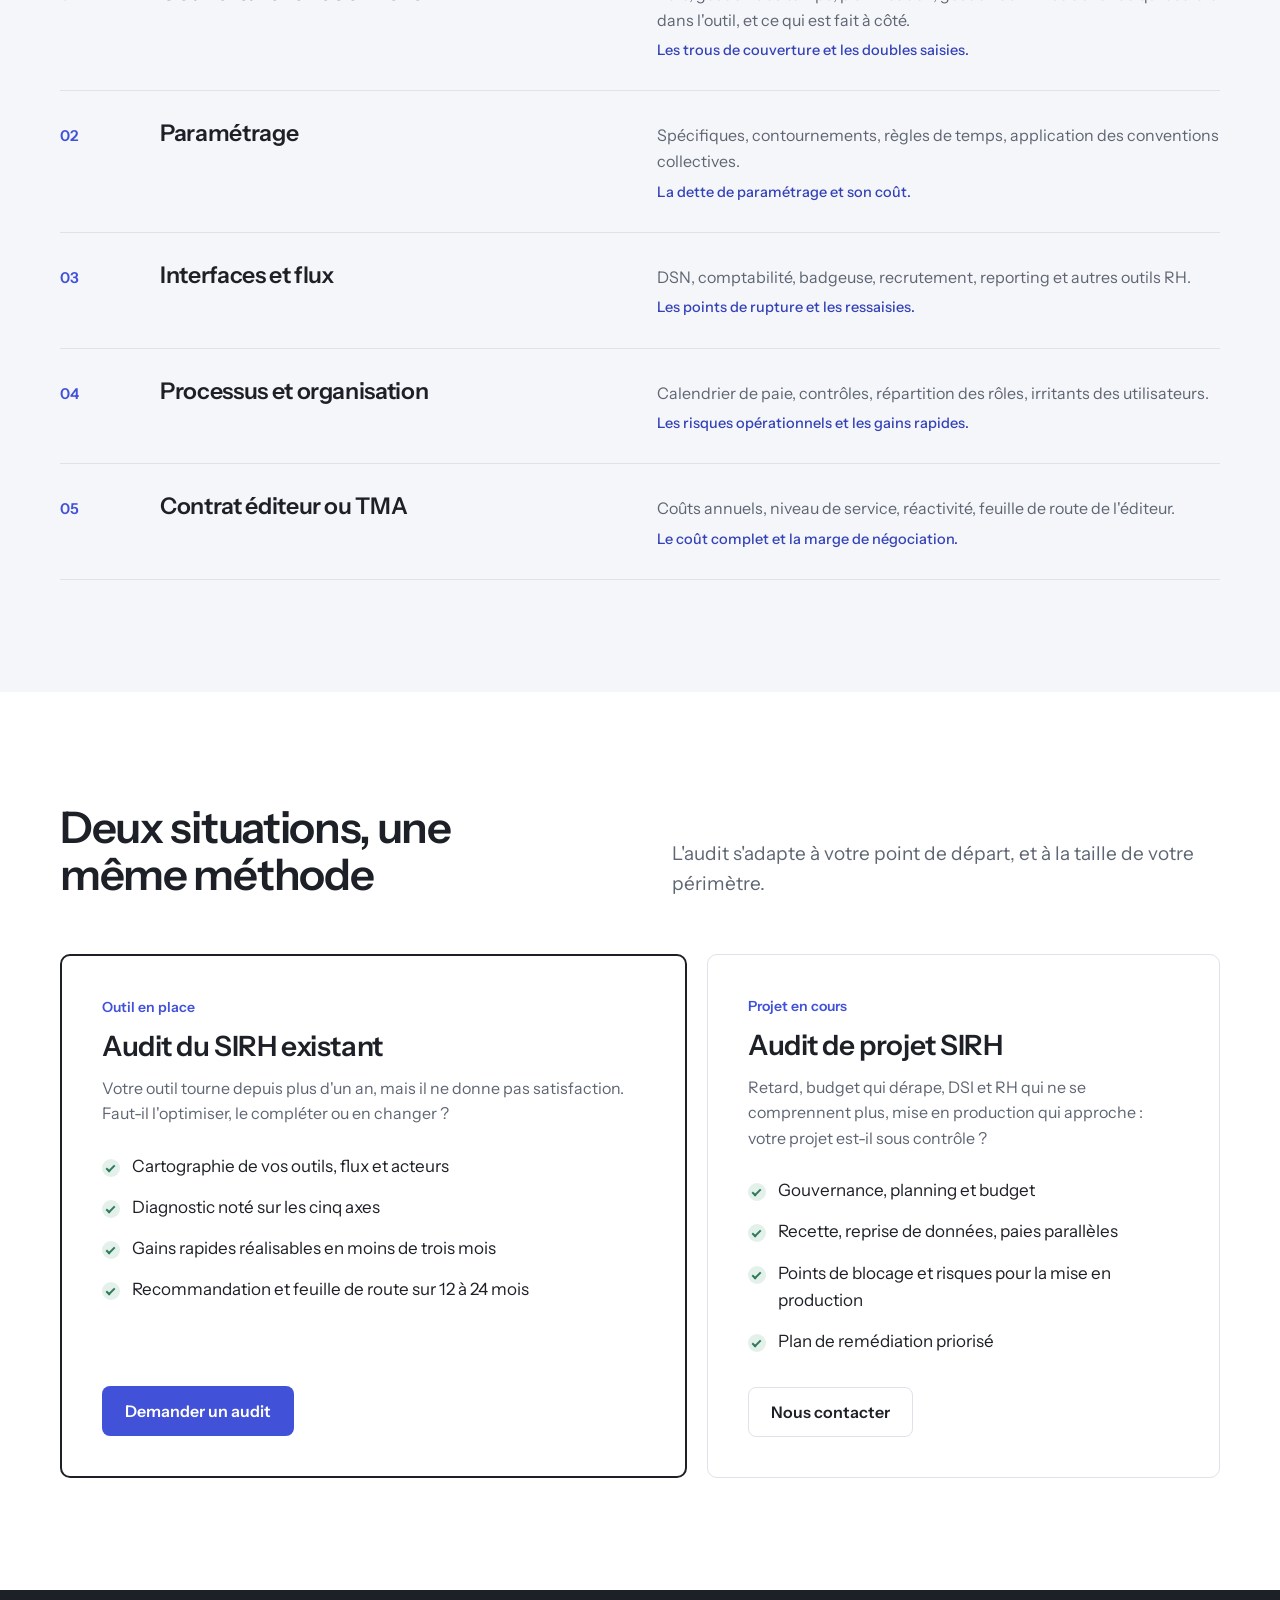
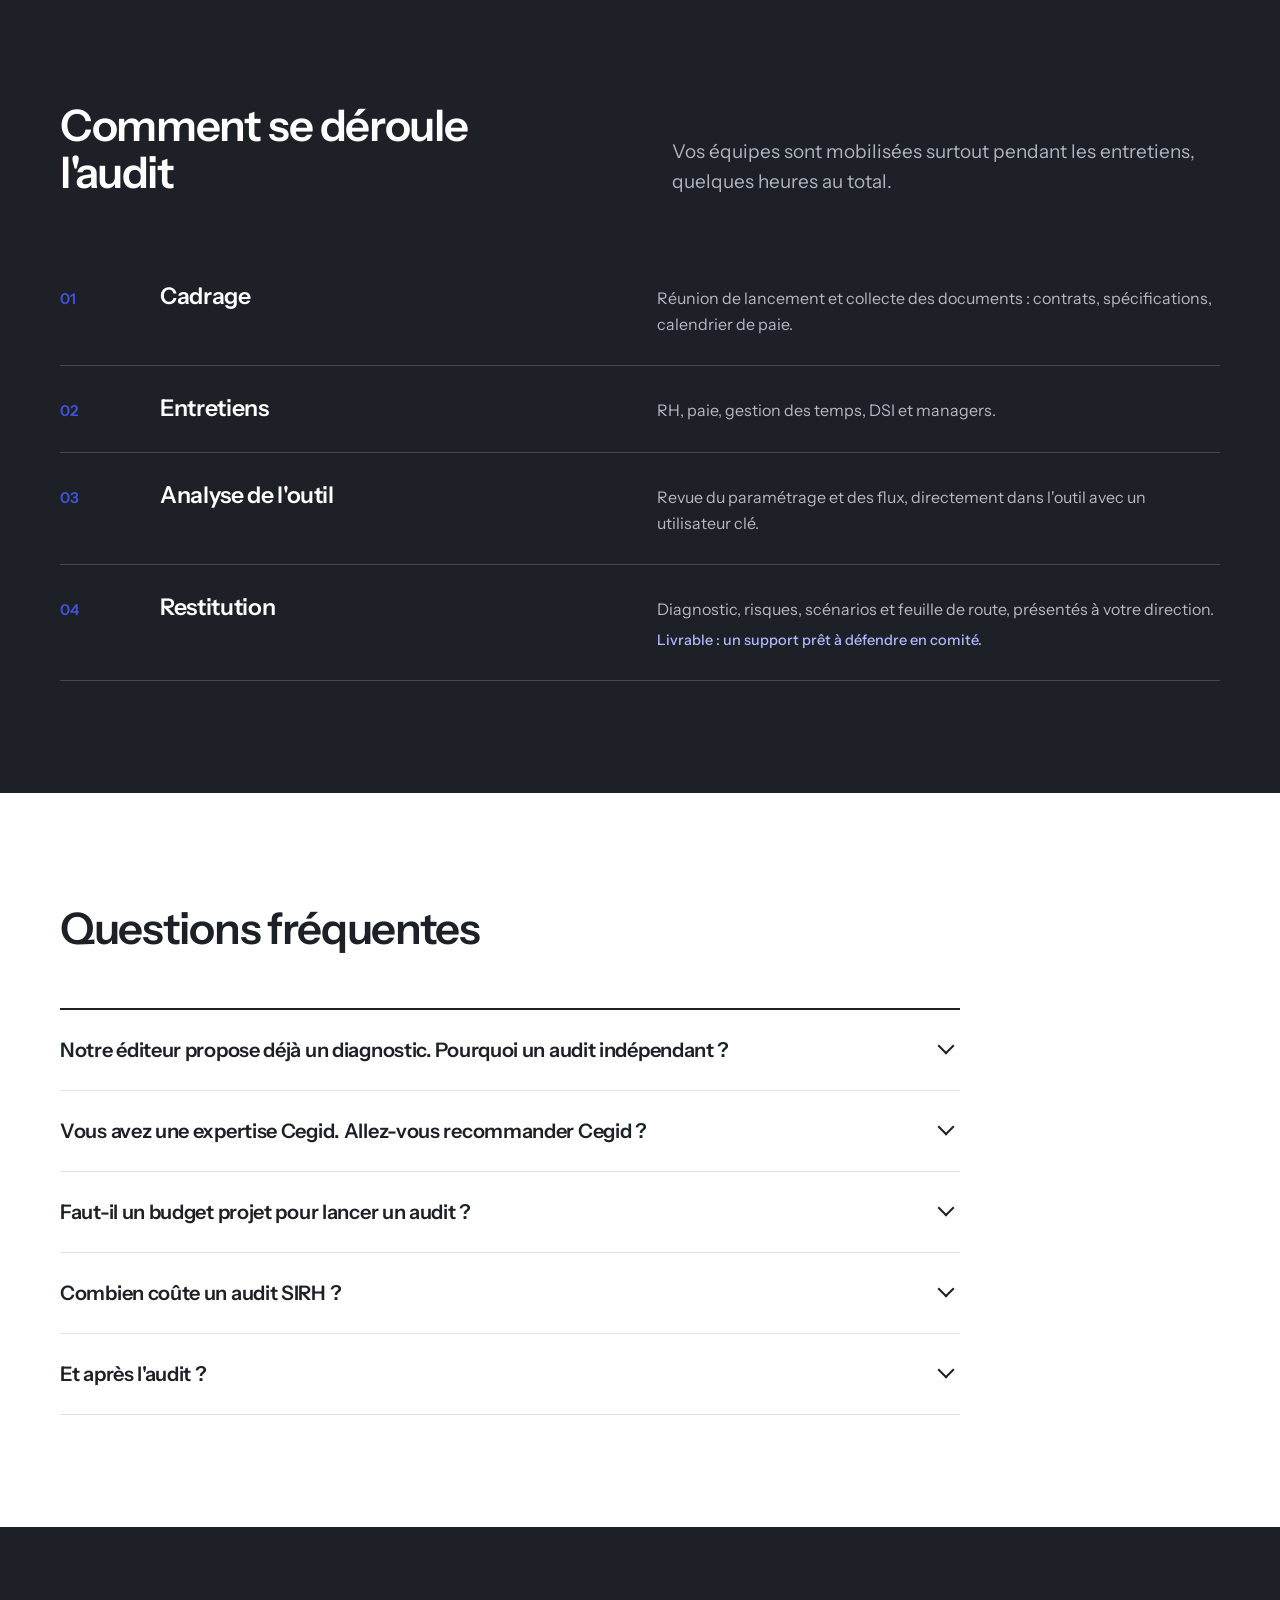
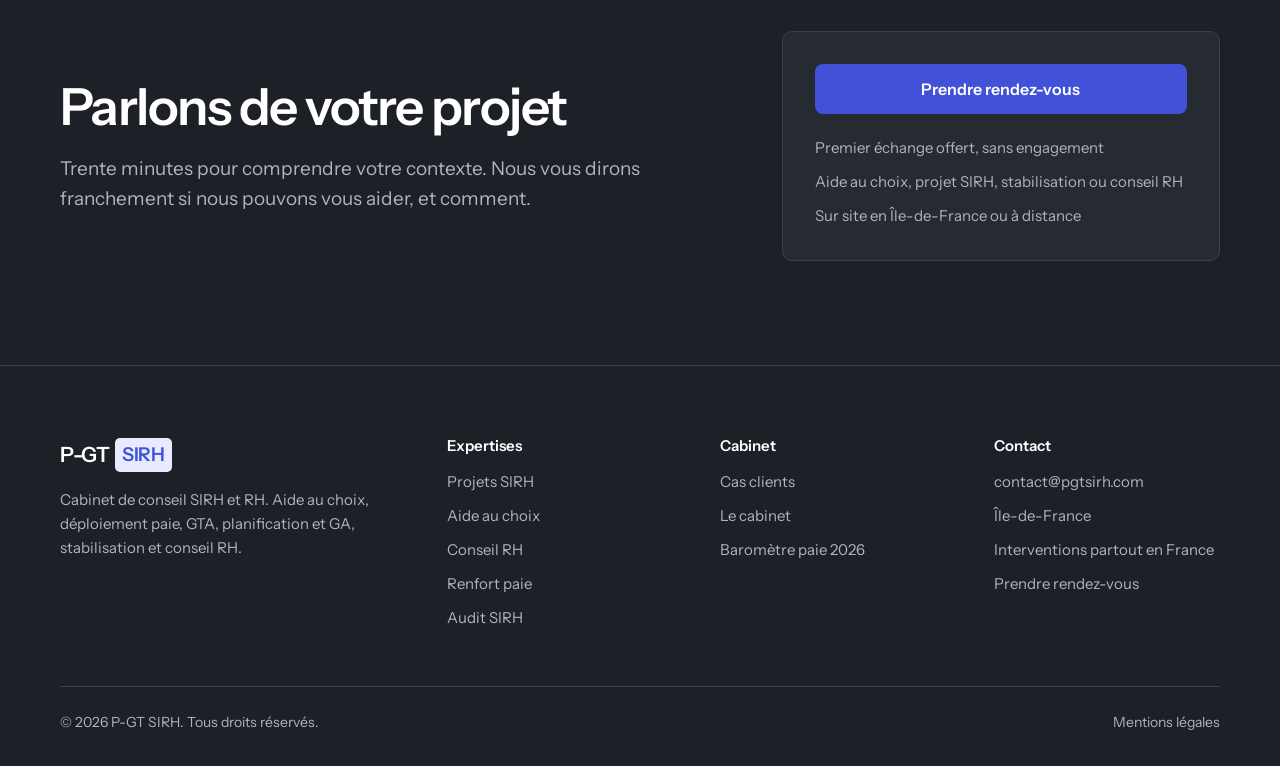
<file: audit-sirh.html>
<!DOCTYPE html>
<html lang="fr">
<head>
<meta charset="UTF-8">
<meta name="viewport" content="width=device-width, initial-scale=1.0">
<title>Audit SIRH : optimiser, compléter ou changer votre outil | P-GT SIRH</title>
<meta name="description" content="Audit SIRH indépendant en 2 à 3 semaines : couverture fonctionnelle, paramétrage, interfaces, processus et contrat éditeur. Une recommandation claire et une feuille de route.">
<link rel="canonical" href="https://pgtsirh.com/audit-sirh.html">
<meta property="og:type" content="website">
<meta property="og:site_name" content="P-GT SIRH">
<meta property="og:title" content="Audit SIRH : optimiser, compléter ou changer votre outil | P-GT SIRH">
<meta property="og:description" content="Audit SIRH indépendant en 2 à 3 semaines : couverture fonctionnelle, paramétrage, interfaces, processus et contrat éditeur. Une recommandation claire et une feuille de route.">
<meta property="og:url" content="https://pgtsirh.com/audit-sirh.html">
<meta property="og:locale" content="fr_FR">
<meta name="theme-color" content="#1D2026">
<link rel="icon" href="assets/favicon.svg" type="image/svg+xml">
<link rel="preload" href="fonts/instrument-sans-latin-600-normal.woff2" as="font" type="font/woff2" crossorigin>
<link rel="preload" href="fonts/instrument-sans-latin-400-normal.woff2" as="font" type="font/woff2" crossorigin>
<link rel="stylesheet" href="assets/style.css">
</head>
<body>
<a class="skip" href="#contenu">Aller au contenu</a>
<div class="annonce"><div class="wrap"><span><b>Baromètre des logiciels de paie 2026</b> : donnez votre avis en 4 minutes, recevez les résultats en avant-première.</span><a href="barometre.html">Participer</a></div></div><header class="hd">
  <div class="wrap">
    <a class="logo" href="index.html" aria-label="P-GT SIRH, accueil">P-GT<b>SIRH</b><small>Conseil SIRH et RH</small></a>
    <nav aria-label="Navigation principale">
      <input type="checkbox" id="nav-toggle" aria-label="Ouvrir le menu">
      <label class="burger" for="nav-toggle" aria-hidden="true"><span></span><span></span><span></span></label>
      <ul class="menu">
        <li><a href="projets-sirh.html">Projets SIRH</a></li><li><a href="audit-sirh.html" aria-current="page">Audit SIRH</a></li><li><a href="aide-au-choix.html">Aide au choix</a></li><li><a href="conseil-rh.html">Conseil RH</a></li><li><a href="cas-clients.html">Cas clients</a></li><li><a href="barometre.html">Baromètre</a></li><li><a href="cabinet.html">Le cabinet</a></li><li><a class="btn btn-w" href="contact.html">Prendre rendez-vous</a></li>
      </ul>
    </nav>
  </div>
</header>
<main id="contenu">
<section class="ph dark">
  <div class="wrap">
    <p class="crumb"><a href="index.html">Accueil</a> / Audit SIRH</p>
    <div class="grid2">
      <div><h1>Optimiser, compléter ou changer&nbsp;?</h1><p class="lead">Votre SIRH ne donne pas satisfaction, mais vous ne savez pas si le problème vient de l'outil, de son paramétrage ou de l'organisation autour. En deux à trois semaines, nous vous donnons une réponse claire et une feuille de route pour avancer.</p></div>
      <dl class="ph-aside"><dt>Durée</dt><dd>2 à 3 semaines</dd><dt>Périmètre</dt><dd>Paie, GTA, planification, GA et leurs interfaces</dd><dt>Indépendance</dt><dd>Aucune commission perçue auprès des éditeurs</dd></dl>
    </div>
  </div>
</section>
<section class="sec">
  <div class="wrap split">
    <div>
      <h2>Quand faire un audit SIRH</h2>
      <p class="lead" style="margin-top:20px">Un SIRH s'use : nouvelles conventions, rachats, départs, contournements accumulés. Ces situations sont le bon moment pour faire le point.</p>
      <ul class="ticks">
        <li>Votre outil ne fait pas ce que vous attendiez</li>
        <li>Une partie du travail se fait encore sous Excel</li>
        <li>Le contrat avec l'éditeur ou l'intégrateur arrive à échéance</li>
        <li>Un rachat ou une fusion vous laisse plusieurs outils</li>
        <li>La mise en production date d'un an et les équipes rament encore</li>
        <li>La seule personne qui maîtrisait l'outil s'en va</li>
      </ul>
    </div>
    <div class="panel dk">
      <p class="quote" style="color:#fff">Changer d'outil n'est pas toujours la bonne réponse. Souvent, un paramétrage repris et des processus clarifiés suffisent.</p>
      <p style="color:var(--mute-d)">Nous ne vendons aucun logiciel. Notre recommandation peut être d'optimiser votre outil actuel, de le compléter ou d'en changer : seule compte la solution qui tiendra dans la durée.</p>
    </div>
  </div>
</section>

<section class="sec paper">
  <div class="wrap">
    <div class="sh"><h2>Ce que nous auditons</h2><p class="lead">Cinq axes, pour couvrir l'outil, les flux, les personnes et le contrat. Pas seulement la technique.</p></div>
    <ol class="steps">
      <li><h3>Couverture fonctionnelle</h3><p>Paie, gestion des temps, planification, gestion administrative : ce qui est fait dans l'outil, et ce qui est fait à côté.<em>Les trous de couverture et les doubles saisies.</em></p></li>
      <li><h3>Paramétrage</h3><p>Spécifiques, contournements, règles de temps, application des conventions collectives.<em>La dette de paramétrage et son coût.</em></p></li>
      <li><h3>Interfaces et flux</h3><p>DSN, comptabilité, badgeuse, recrutement, reporting et autres outils RH.<em>Les points de rupture et les ressaisies.</em></p></li>
      <li><h3>Processus et organisation</h3><p>Calendrier de paie, contrôles, répartition des rôles, irritants des utilisateurs.<em>Les risques opérationnels et les gains rapides.</em></p></li>
      <li><h3>Contrat éditeur ou TMA</h3><p>Coûts annuels, niveau de service, réactivité, feuille de route de l'éditeur.<em>Le coût complet et la marge de négociation.</em></p></li>
    </ol>
  </div>
</section>

<section class="sec" id="formats">
  <div class="wrap">
    <div class="sh"><h2>Deux situations, une même méthode</h2><p class="lead">L'audit s'adapte à votre point de départ, et à la taille de votre périmètre.</p></div>
    <div class="offers">
      <article class="offer main"><p class="t">Outil en place</p><h3>Audit du SIRH existant</h3>
        <p>Votre outil tourne depuis plus d'un an, mais il ne donne pas satisfaction. Faut-il l'optimiser, le compléter ou en changer&nbsp;?</p>
        <ul class="ticks"><li>Cartographie de vos outils, flux et acteurs</li><li>Diagnostic noté sur les cinq axes</li><li>Gains rapides réalisables en moins de trois mois</li><li>Recommandation et feuille de route sur 12 à 24 mois</li></ul>
        <a class="btn btn-p" href="contact.html">Demander un audit</a></article>
      <article class="offer"><p class="t">Projet en cours</p><h3>Audit de projet SIRH</h3>
        <p>Retard, budget qui dérape, DSI et RH qui ne se comprennent plus, mise en production qui approche&nbsp;: votre projet est-il sous contrôle&nbsp;?</p>
        <ul class="ticks"><li>Gouvernance, planning et budget</li><li>Recette, reprise de données, paies parallèles</li><li>Points de blocage et risques pour la mise en production</li><li>Plan de remédiation priorisé</li></ul>
        <a class="btn btn-s" href="contact.html">Nous contacter</a></article>
    </div>
  </div>
</section>

<section class="sec dark">
  <div class="wrap">
    <div class="sh"><h2>Comment se déroule l'audit</h2><p class="lead">Vos équipes sont mobilisées surtout pendant les entretiens, quelques heures au total.</p></div>
    <ol class="steps">
      <li><h3>Cadrage</h3><p>Réunion de lancement et collecte des documents : contrats, spécifications, calendrier de paie.</p></li>
      <li><h3>Entretiens</h3><p>RH, paie, gestion des temps, DSI et managers.</p></li>
      <li><h3>Analyse de l'outil</h3><p>Revue du paramétrage et des flux, directement dans l'outil avec un utilisateur clé.</p></li>
      <li><h3>Restitution</h3><p>Diagnostic, risques, scénarios et feuille de route, présentés à votre direction.<em>Livrable : un support prêt à défendre en comité.</em></p></li>
    </ol>
  </div>
</section>

<section class="sec">
  <div class="wrap">
    <div class="sh"><h2>Questions fréquentes</h2></div>
    <div class="faq">
      <details><summary>Notre éditeur propose déjà un diagnostic. Pourquoi un audit indépendant&nbsp;?</summary><p>L'éditeur connaît son outil, mais il a aussi intérêt à vous vendre des modules ou une nouvelle version. Nous ne sommes rémunérés par aucun éditeur : notre seul intérêt est que votre SIRH fonctionne.</p></details>
      <details><summary>Vous avez une expertise Cegid. Allez-vous recommander Cegid&nbsp;?</summary><p>Non. Nous intervenons en AMOA sur tous les outils du marché, et chaque situation est évaluée sur la même grille, partagée avec vous. Notre recommandation peut être de garder votre outil actuel, quel qu'il soit.</p></details>
      <details><summary>Faut-il un budget projet pour lancer un audit&nbsp;?</summary><p>Non, et c'est même avant de définir ce budget que l'audit est le plus utile : il permet de le construire sur des faits. Les gains rapides identifiés se financent souvent seuls.</p></details>
      <details><summary>Combien coûte un audit SIRH&nbsp;?</summary><p>Le prix est forfaitaire et dépend de votre périmètre : nombre de sociétés, de conventions collectives et d'outils. Nous vous le donnons après un premier échange de 30 minutes, offert.</p></details>
      <details><summary>Et après l'audit&nbsp;?</summary><p>Vous êtes libre de mettre en œuvre la feuille de route seul. Si vous le souhaitez, nous pouvons vous accompagner : reprise du paramétrage, <a href="aide-au-choix.html">aide au choix</a> d'une nouvelle solution ou <a href="projets-sirh.html">pilotage du projet</a>.</p></details>
    </div>
  </div>
</section>
<section class="cta dark">
  <div class="wrap">
    <div>
      <h2>Parlons de votre projet</h2>
      <p class="lead">Trente minutes pour comprendre votre contexte. Nous vous dirons franchement si nous pouvons vous aider, et comment.</p>
    </div>
    <div class="cta-box">
      <a class="btn btn-p" href="contact.html">Prendre rendez-vous</a>
      <ul><li>Premier échange offert, sans engagement</li><li>Aide au choix, projet SIRH, stabilisation ou conseil RH</li><li>Sur site en Île-de-France ou à distance</li></ul>
    </div>
  </div>
</section>
</main>
<footer class="ft">
  <div class="wrap">
    <div class="top">
      <div>
        <a class="logo" href="index.html">P-GT<b>SIRH</b></a>
        <p>Cabinet de conseil SIRH et RH. Aide au choix, déploiement paie, GTA, planification et GA, stabilisation et conseil RH.</p>
      </div>
      <div>
        <h4>Expertises</h4>
        <ul><li><a href="projets-sirh.html">Projets SIRH</a></li><li><a href="aide-au-choix.html">Aide au choix</a></li><li><a href="conseil-rh.html">Conseil RH</a></li><li><a href="renfort-paie.html">Renfort paie</a></li><li><a href="audit-sirh.html">Audit SIRH</a></li></ul>
      </div>
      <div>
        <h4>Cabinet</h4>
        <ul><li><a href="cas-clients.html">Cas clients</a></li><li><a href="cabinet.html">Le cabinet</a></li><li><a href="barometre.html">Baromètre paie 2026</a></li></ul>
      </div>
      <div>
        <h4>Contact</h4>
        <ul><li><a href="mailto:contact@pgtsirh.com">contact@pgtsirh.com</a></li><li>Île-de-France</li><li>Interventions partout en France</li><li><a href="contact.html">Prendre rendez-vous</a></li></ul>
      </div>
    </div>
    <div class="bot"><span>© 2026 P-GT SIRH. Tous droits réservés.</span><a href="mentions-legales.html">Mentions légales</a></div>
  </div>
</footer>
</body>
</html>
</file>
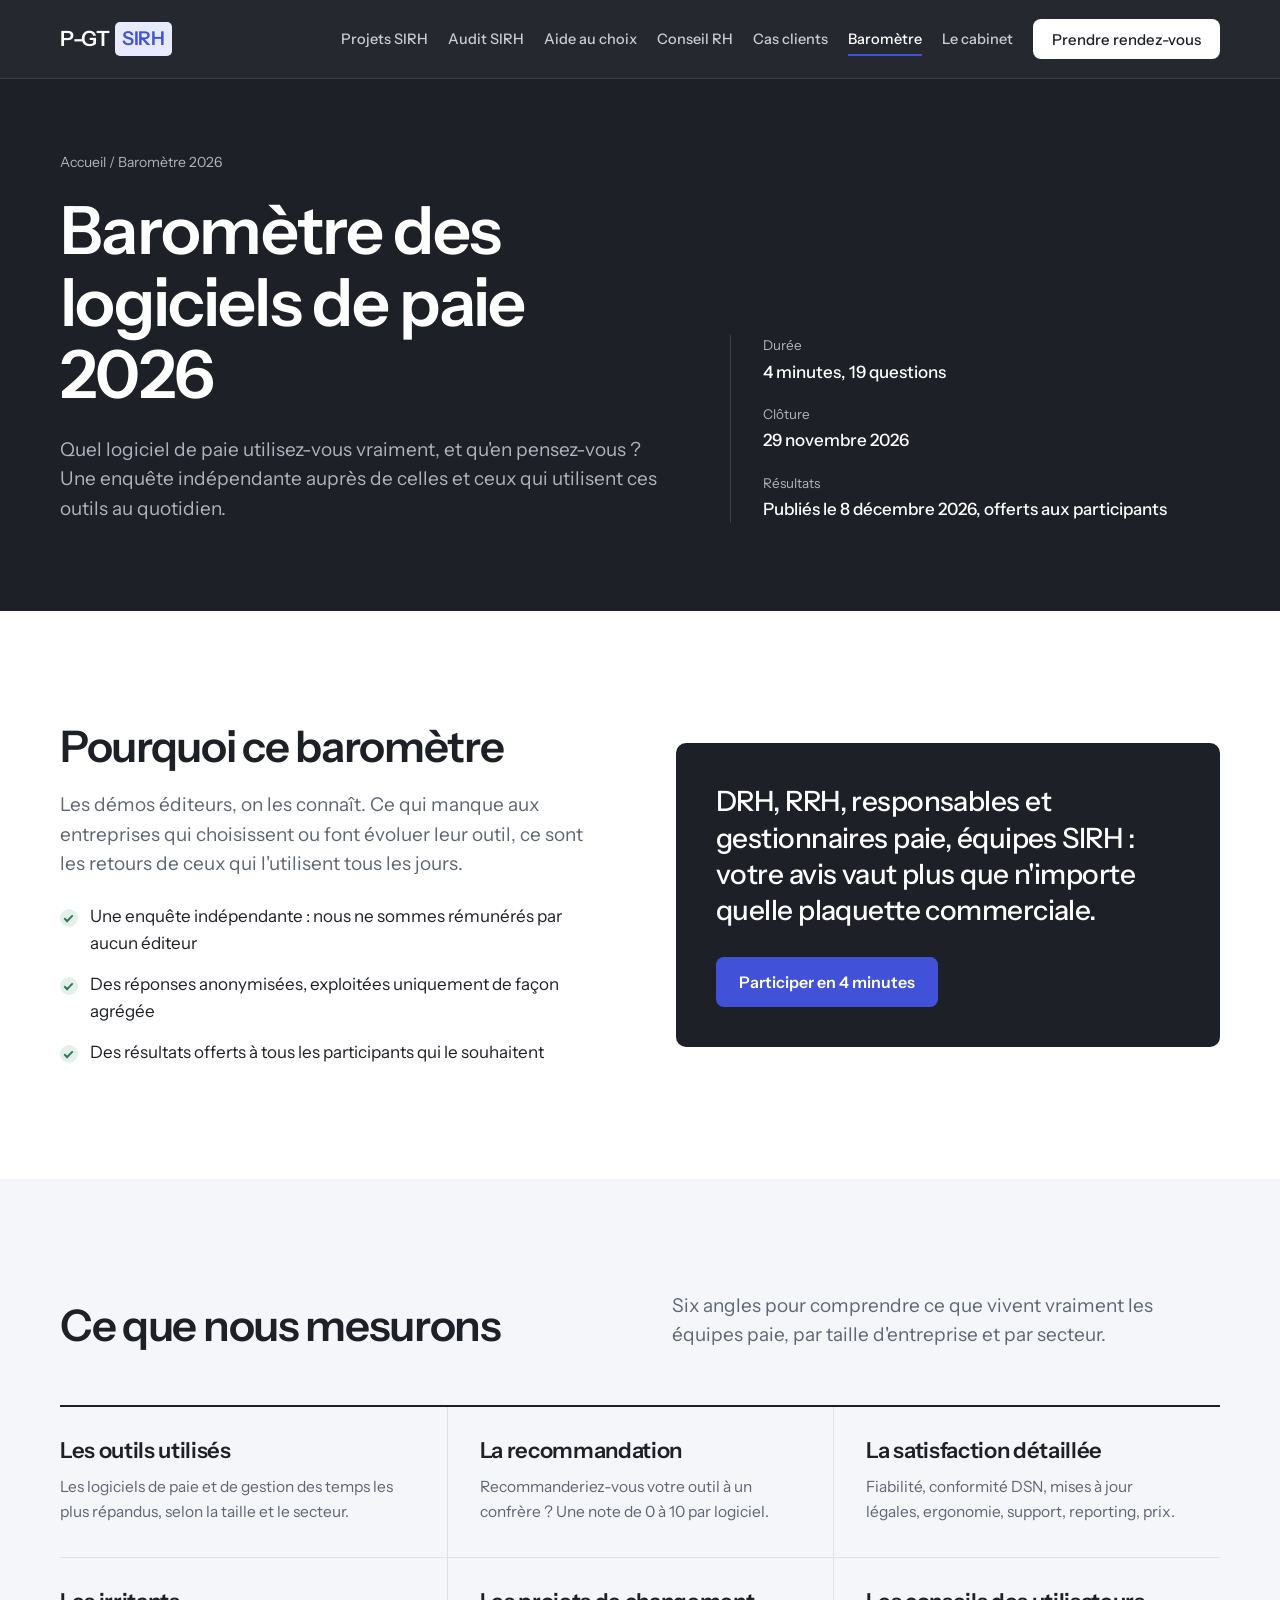
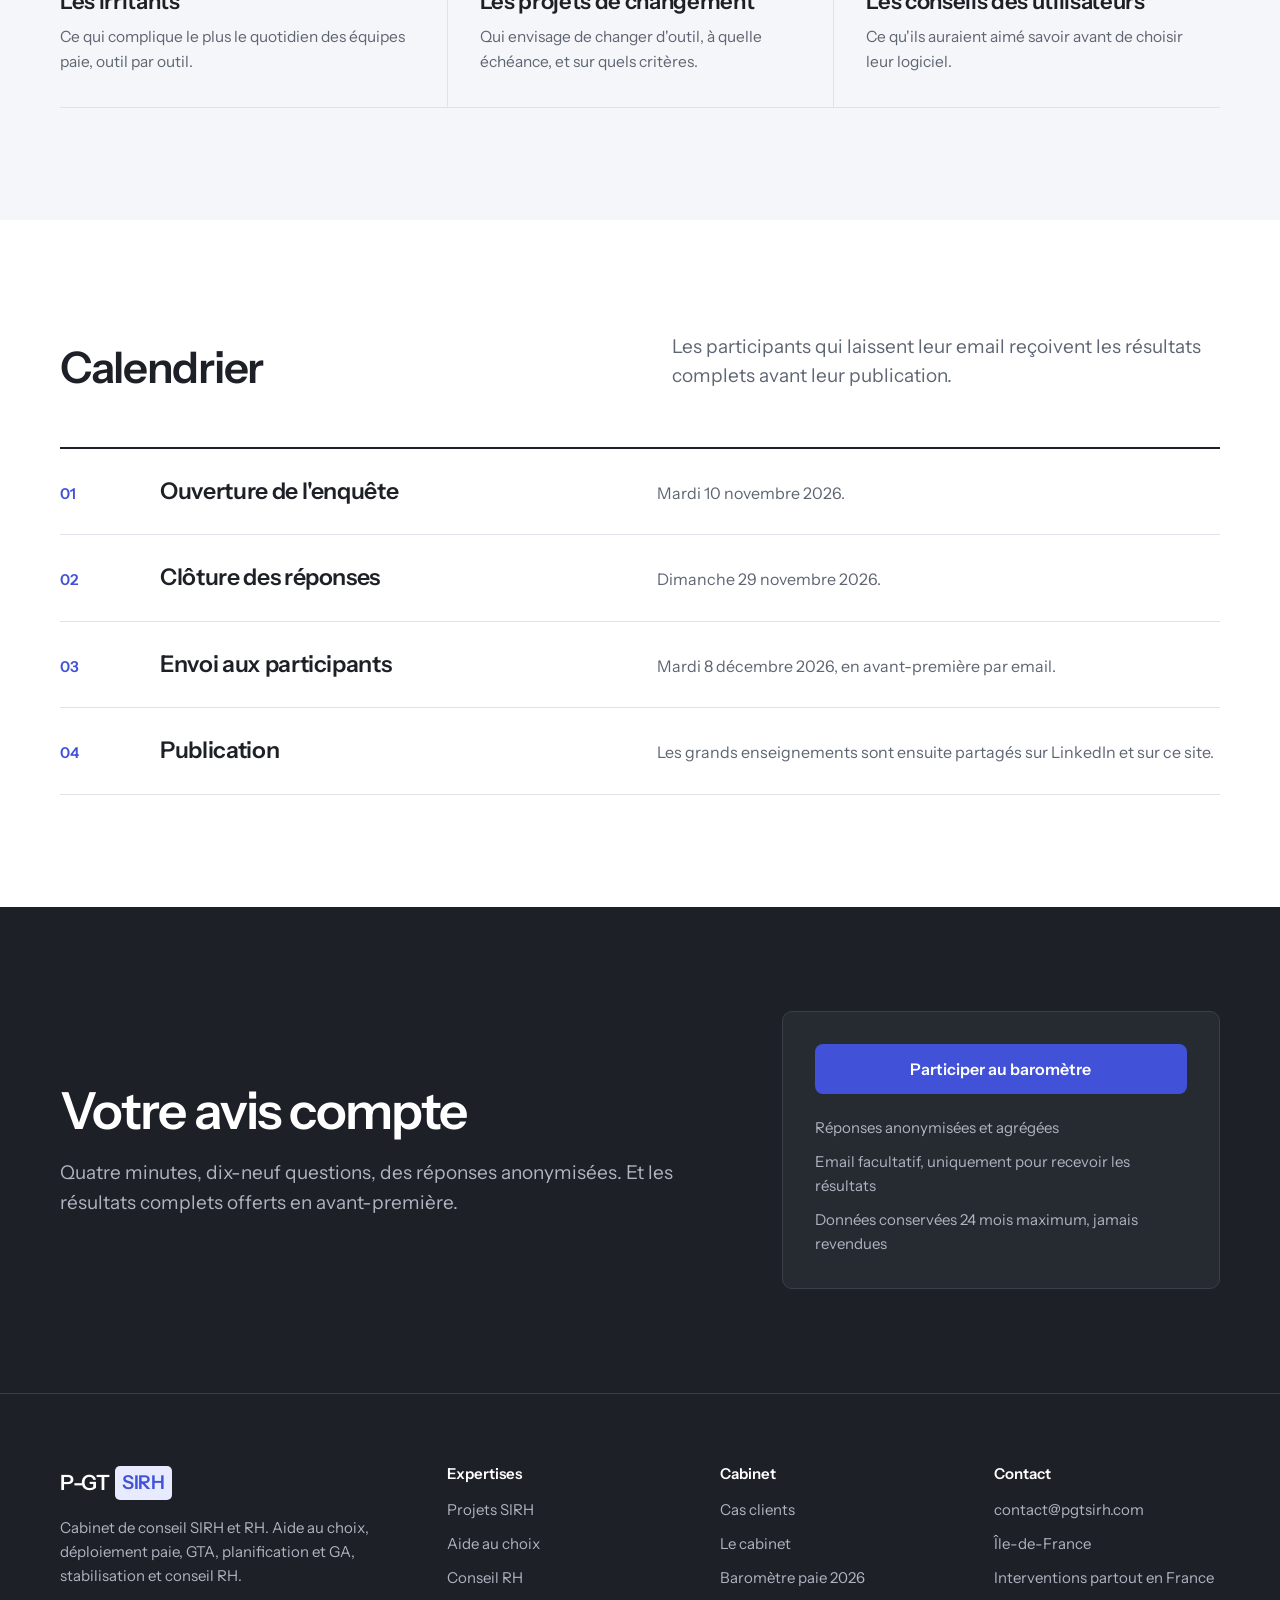
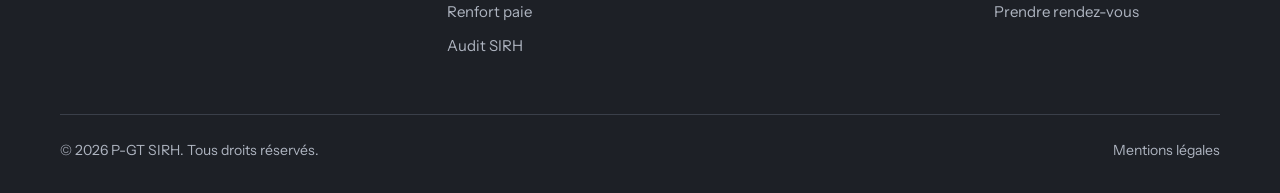
<file: barometre.html>
<!DOCTYPE html>
<html lang="fr">
<head>
<meta charset="UTF-8">
<meta name="viewport" content="width=device-width, initial-scale=1.0">
<title>Baromètre des logiciels de paie 2026 | P-GT SIRH</title>
<meta name="description" content="Enquête indépendante auprès des DRH, responsables paie et équipes SIRH : quel logiciel de paie, quelle satisfaction, quels irritants. 4 minutes, résultats offerts.">
<link rel="canonical" href="https://pgtsirh.com/barometre.html">
<meta property="og:type" content="website">
<meta property="og:site_name" content="P-GT SIRH">
<meta property="og:title" content="Baromètre des logiciels de paie 2026 | P-GT SIRH">
<meta property="og:description" content="Enquête indépendante auprès des DRH, responsables paie et équipes SIRH : quel logiciel de paie, quelle satisfaction, quels irritants. 4 minutes, résultats offerts.">
<meta property="og:url" content="https://pgtsirh.com/barometre.html">
<meta property="og:locale" content="fr_FR">
<meta name="theme-color" content="#1D2026">
<link rel="icon" href="assets/favicon.svg" type="image/svg+xml">
<link rel="preload" href="fonts/instrument-sans-latin-600-normal.woff2" as="font" type="font/woff2" crossorigin>
<link rel="preload" href="fonts/instrument-sans-latin-400-normal.woff2" as="font" type="font/woff2" crossorigin>
<link rel="stylesheet" href="assets/style.css">
</head>
<body>
<a class="skip" href="#contenu">Aller au contenu</a>
<header class="hd">
  <div class="wrap">
    <a class="logo" href="index.html" aria-label="P-GT SIRH, accueil">P-GT<b>SIRH</b><small>Conseil SIRH et RH</small></a>
    <nav aria-label="Navigation principale">
      <input type="checkbox" id="nav-toggle" aria-label="Ouvrir le menu">
      <label class="burger" for="nav-toggle" aria-hidden="true"><span></span><span></span><span></span></label>
      <ul class="menu">
        <li><a href="projets-sirh.html">Projets SIRH</a></li><li><a href="audit-sirh.html">Audit SIRH</a></li><li><a href="aide-au-choix.html">Aide au choix</a></li><li><a href="conseil-rh.html">Conseil RH</a></li><li><a href="cas-clients.html">Cas clients</a></li><li><a href="barometre.html" aria-current="page">Baromètre</a></li><li><a href="cabinet.html">Le cabinet</a></li><li><a class="btn btn-w" href="contact.html">Prendre rendez-vous</a></li>
      </ul>
    </nav>
  </div>
</header>
<main id="contenu">
<section class="ph dark">
  <div class="wrap">
    <p class="crumb"><a href="index.html">Accueil</a> / Baromètre 2026</p>
    <div class="grid2">
      <div><h1>Baromètre des logiciels de paie 2026</h1><p class="lead">Quel logiciel de paie utilisez-vous vraiment, et qu'en pensez-vous ? Une enquête indépendante auprès de celles et ceux qui utilisent ces outils au quotidien.</p></div>
      <dl class="ph-aside"><dt>Durée</dt><dd>4 minutes, 19 questions</dd><dt>Clôture</dt><dd>29 novembre 2026</dd><dt>Résultats</dt><dd>Publiés le 8 décembre 2026, offerts aux participants</dd></dl>
    </div>
  </div>
</section>
<section class="sec">
  <div class="wrap split">
    <div>
      <h2>Pourquoi ce baromètre</h2>
      <p class="lead" style="margin-top:20px">Les démos éditeurs, on les connaît. Ce qui manque aux entreprises qui choisissent ou font évoluer leur outil, ce sont les retours de ceux qui l'utilisent tous les jours.</p>
      <ul class="ticks">
        <li>Une enquête indépendante : nous ne sommes rémunérés par aucun éditeur</li>
        <li>Des réponses anonymisées, exploitées uniquement de façon agrégée</li>
        <li>Des résultats offerts à tous les participants qui le souhaitent</li>
      </ul>
    </div>
    <div class="panel dk">
      <p class="quote" style="color:#fff">DRH, RRH, responsables et gestionnaires paie, équipes SIRH : votre avis vaut plus que n'importe quelle plaquette commerciale.</p>
      <div class="btns" style="margin-top:28px"><a class="btn btn-p" href="https://tally.so/r/Eq5YOr">Participer en 4 minutes</a></div>
    </div>
  </div>
</section>

<section class="sec paper">
  <div class="wrap">
    <div class="sh"><h2>Ce que nous mesurons</h2><p class="lead">Six angles pour comprendre ce que vivent vraiment les équipes paie, par taille d'entreprise et par secteur.</p></div>
    <div class="svc">
      <div><h3>Les outils utilisés</h3><p>Les logiciels de paie et de gestion des temps les plus répandus, selon la taille et le secteur.</p></div>
      <div><h3>La recommandation</h3><p>Recommanderiez-vous votre outil à un confrère ? Une note de 0 à 10 par logiciel.</p></div>
      <div><h3>La satisfaction détaillée</h3><p>Fiabilité, conformité DSN, mises à jour légales, ergonomie, support, reporting, prix.</p></div>
      <div><h3>Les irritants</h3><p>Ce qui complique le plus le quotidien des équipes paie, outil par outil.</p></div>
      <div><h3>Les projets de changement</h3><p>Qui envisage de changer d'outil, à quelle échéance, et sur quels critères.</p></div>
      <div><h3>Les conseils des utilisateurs</h3><p>Ce qu'ils auraient aimé savoir avant de choisir leur logiciel.</p></div>
    </div>
  </div>
</section>

<section class="sec">
  <div class="wrap">
    <div class="sh"><h2>Calendrier</h2><p class="lead">Les participants qui laissent leur email reçoivent les résultats complets avant leur publication.</p></div>
    <ol class="steps">
      <li><h3>Ouverture de l'enquête</h3><p>Mardi 10 novembre 2026.</p></li>
      <li><h3>Clôture des réponses</h3><p>Dimanche 29 novembre 2026.</p></li>
      <li><h3>Envoi aux participants</h3><p>Mardi 8 décembre 2026, en avant-première par email.</p></li>
      <li><h3>Publication</h3><p>Les grands enseignements sont ensuite partagés sur LinkedIn et sur ce site.</p></li>
    </ol>
  </div>
</section>

<section class="cta dark" id="participer">
  <div class="wrap">
    <div>
      <h2>Votre avis compte</h2>
      <p class="lead">Quatre minutes, dix-neuf questions, des réponses anonymisées. Et les résultats complets offerts en avant-première.</p>
    </div>
    <div class="cta-box">
      <a class="btn btn-p" href="https://tally.so/r/Eq5YOr">Participer au baromètre</a>
      <ul><li>Réponses anonymisées et agrégées</li><li>Email facultatif, uniquement pour recevoir les résultats</li><li>Données conservées 24 mois maximum, jamais revendues</li></ul>
    </div>
  </div>
</section>
</main>
<footer class="ft">
  <div class="wrap">
    <div class="top">
      <div>
        <a class="logo" href="index.html">P-GT<b>SIRH</b></a>
        <p>Cabinet de conseil SIRH et RH. Aide au choix, déploiement paie, GTA, planification et GA, stabilisation et conseil RH.</p>
      </div>
      <div>
        <h4>Expertises</h4>
        <ul><li><a href="projets-sirh.html">Projets SIRH</a></li><li><a href="aide-au-choix.html">Aide au choix</a></li><li><a href="conseil-rh.html">Conseil RH</a></li><li><a href="renfort-paie.html">Renfort paie</a></li><li><a href="audit-sirh.html">Audit SIRH</a></li></ul>
      </div>
      <div>
        <h4>Cabinet</h4>
        <ul><li><a href="cas-clients.html">Cas clients</a></li><li><a href="cabinet.html">Le cabinet</a></li><li><a href="barometre.html">Baromètre paie 2026</a></li></ul>
      </div>
      <div>
        <h4>Contact</h4>
        <ul><li><a href="mailto:contact@pgtsirh.com">contact@pgtsirh.com</a></li><li>Île-de-France</li><li>Interventions partout en France</li><li><a href="contact.html">Prendre rendez-vous</a></li></ul>
      </div>
    </div>
    <div class="bot"><span>© 2026 P-GT SIRH. Tous droits réservés.</span><a href="mentions-legales.html">Mentions légales</a></div>
  </div>
</footer>
</body>
</html>
</file>
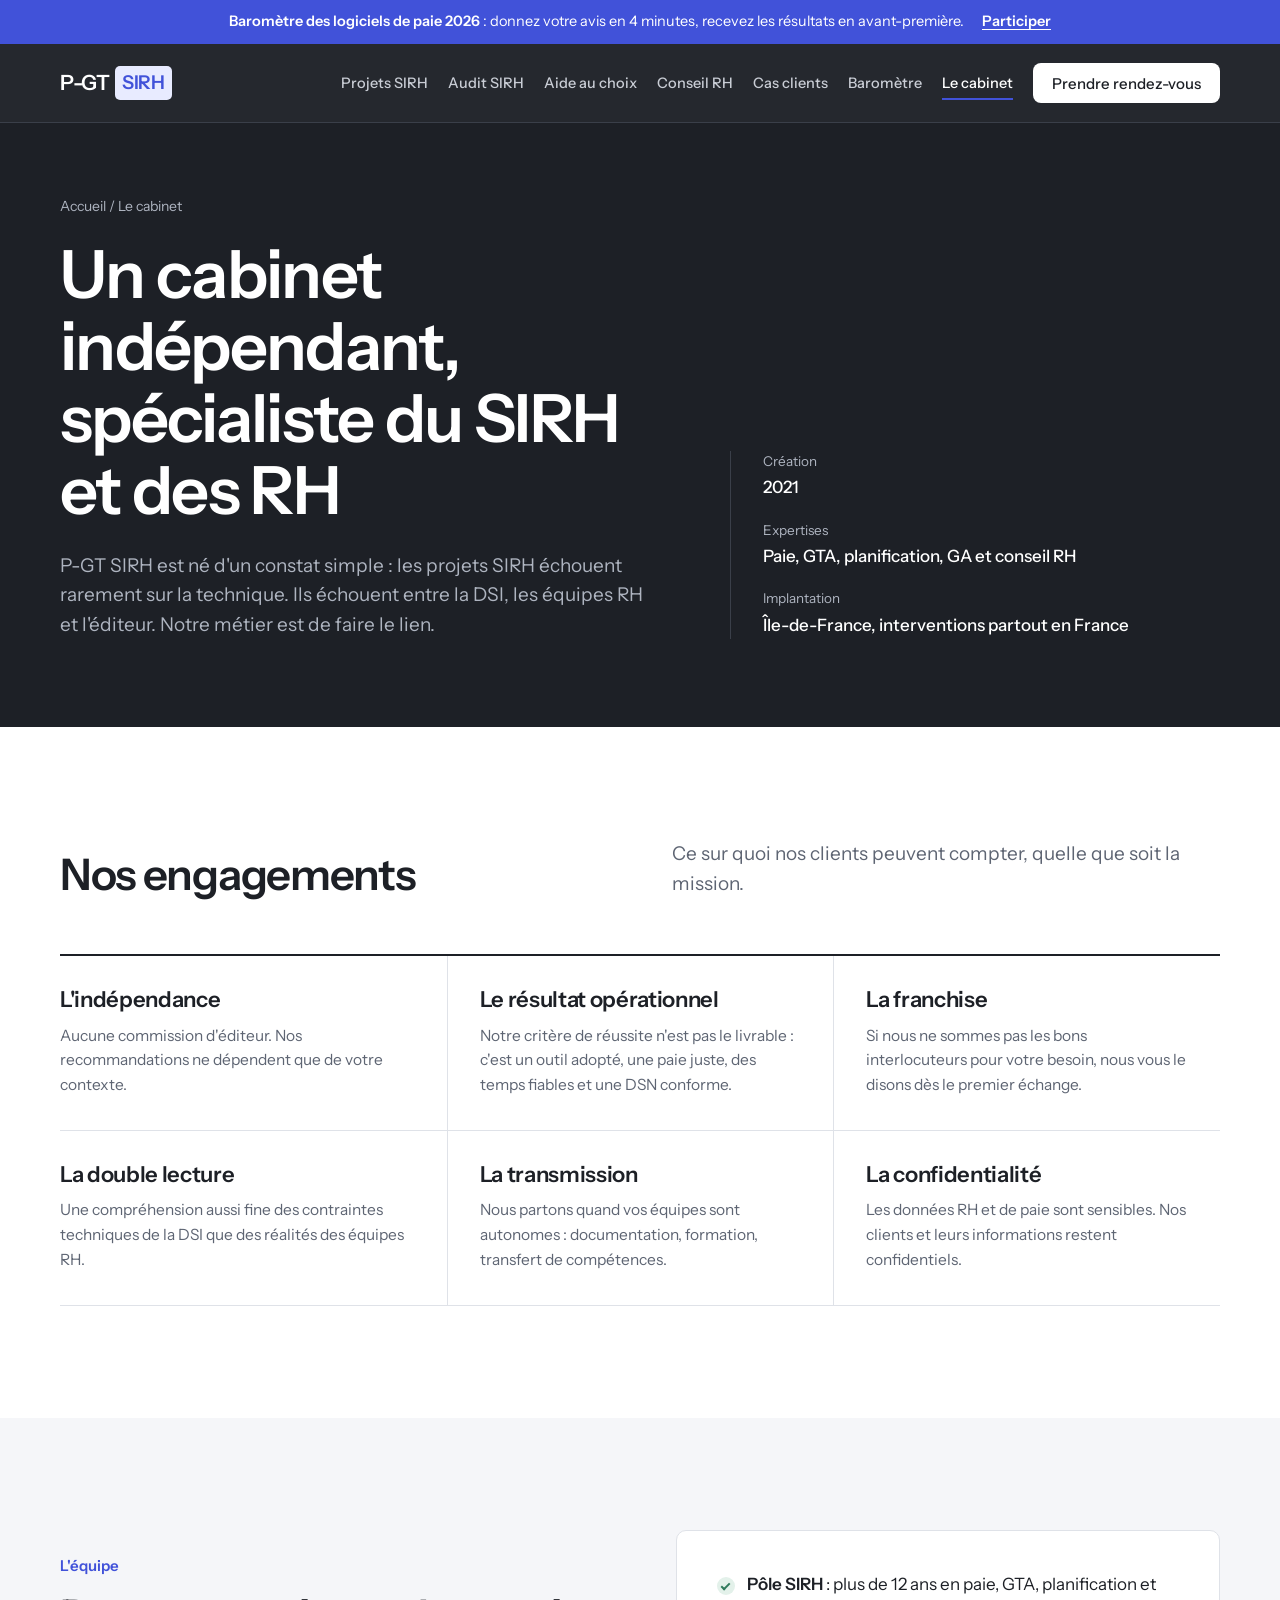
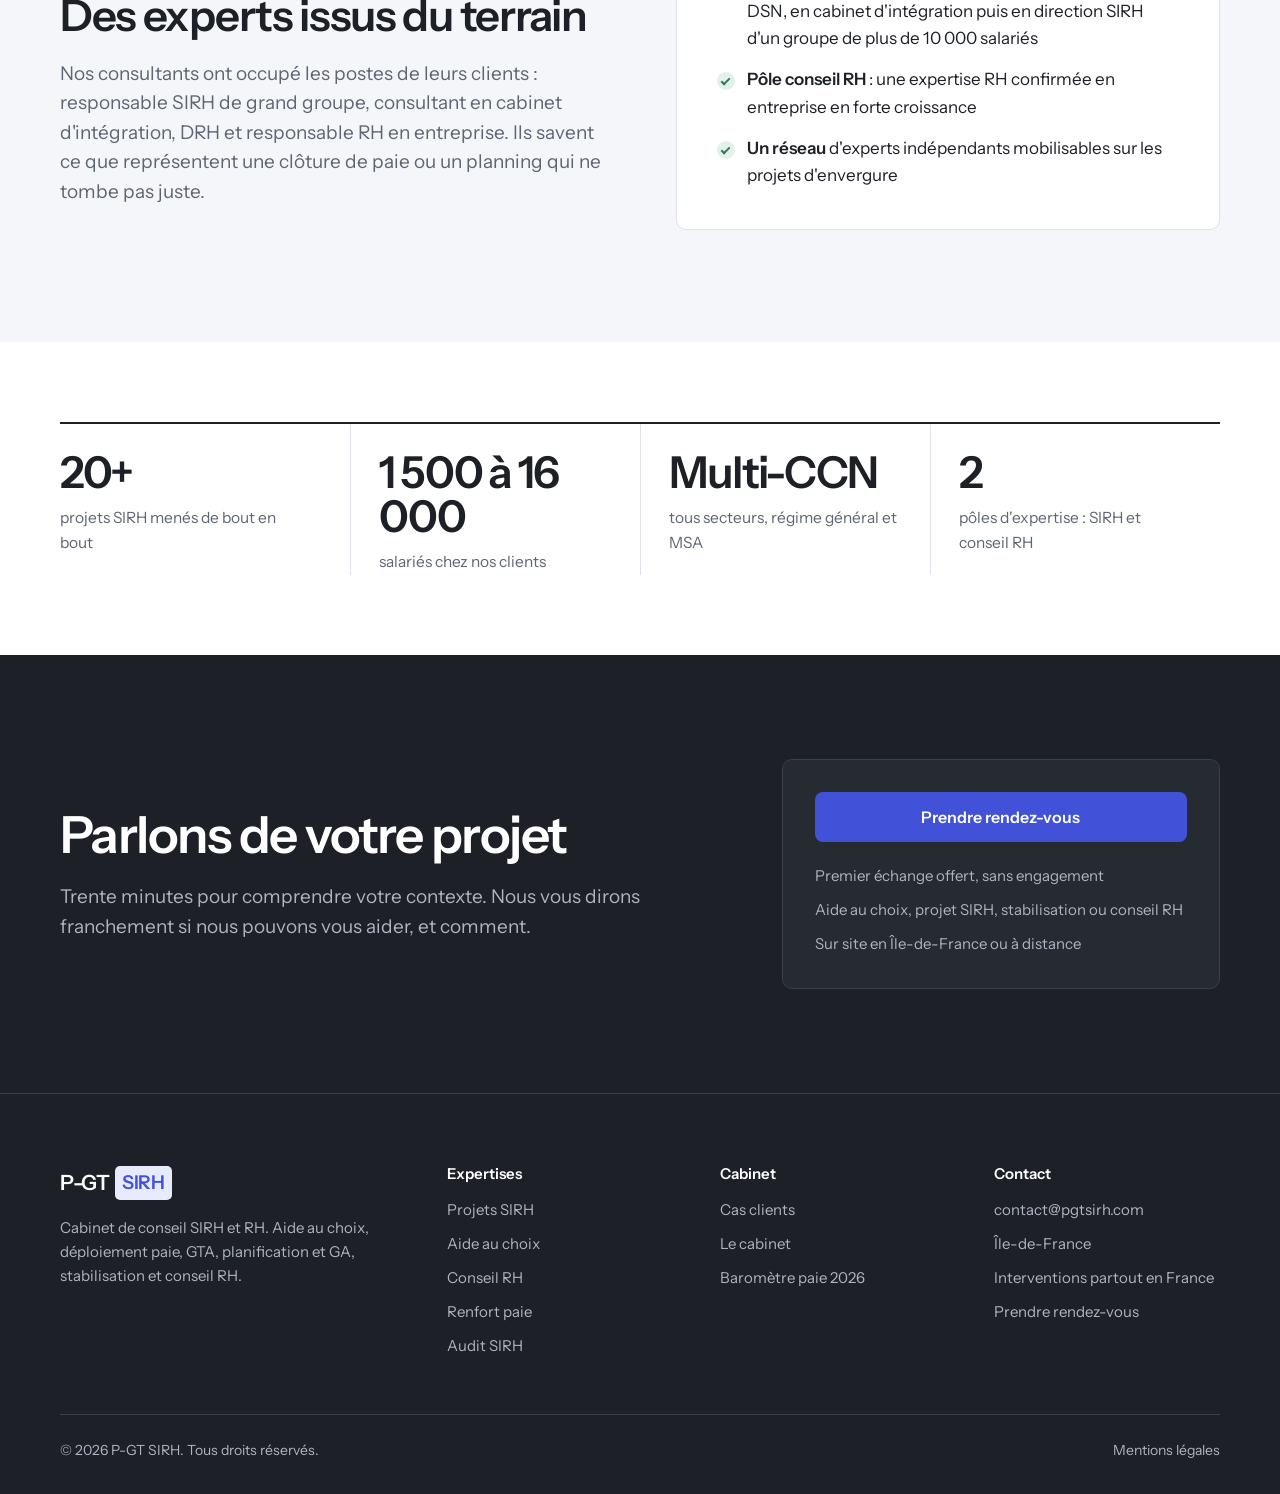
<file: cabinet.html>
<!DOCTYPE html>
<html lang="fr">
<head>
<meta charset="UTF-8">
<meta name="viewport" content="width=device-width, initial-scale=1.0">
<title>Le cabinet | P-GT SIRH</title>
<meta name="description" content="P-GT SIRH, cabinet de conseil SIRH et RH indépendant. Une double compétence DSI et RH, une expertise paie, GTA et DSN, et un pôle conseil RH.">
<link rel="canonical" href="https://pgtsirh.com/cabinet.html">
<meta property="og:type" content="website">
<meta property="og:site_name" content="P-GT SIRH">
<meta property="og:title" content="Le cabinet | P-GT SIRH">
<meta property="og:description" content="P-GT SIRH, cabinet de conseil SIRH et RH indépendant. Une double compétence DSI et RH, une expertise paie, GTA et DSN, et un pôle conseil RH.">
<meta property="og:url" content="https://pgtsirh.com/cabinet.html">
<meta property="og:locale" content="fr_FR">
<meta name="theme-color" content="#1D2026">
<link rel="icon" href="assets/favicon.svg" type="image/svg+xml">
<link rel="preload" href="fonts/instrument-sans-latin-600-normal.woff2" as="font" type="font/woff2" crossorigin>
<link rel="preload" href="fonts/instrument-sans-latin-400-normal.woff2" as="font" type="font/woff2" crossorigin>
<link rel="stylesheet" href="assets/style.css">
</head>
<body>
<a class="skip" href="#contenu">Aller au contenu</a>
<div class="annonce"><div class="wrap"><span><b>Baromètre des logiciels de paie 2026</b> : donnez votre avis en 4 minutes, recevez les résultats en avant-première.</span><a href="barometre.html">Participer</a></div></div><header class="hd">
  <div class="wrap">
    <a class="logo" href="index.html" aria-label="P-GT SIRH, accueil">P-GT<b>SIRH</b><small>Conseil SIRH et RH</small></a>
    <nav aria-label="Navigation principale">
      <input type="checkbox" id="nav-toggle" aria-label="Ouvrir le menu">
      <label class="burger" for="nav-toggle" aria-hidden="true"><span></span><span></span><span></span></label>
      <ul class="menu">
        <li><a href="projets-sirh.html">Projets SIRH</a></li><li><a href="audit-sirh.html">Audit SIRH</a></li><li><a href="aide-au-choix.html">Aide au choix</a></li><li><a href="conseil-rh.html">Conseil RH</a></li><li><a href="cas-clients.html">Cas clients</a></li><li><a href="barometre.html">Baromètre</a></li><li><a href="cabinet.html" aria-current="page">Le cabinet</a></li><li><a class="btn btn-w" href="contact.html">Prendre rendez-vous</a></li>
      </ul>
    </nav>
  </div>
</header>
<main id="contenu">
<section class="ph dark">
  <div class="wrap">
    <p class="crumb"><a href="index.html">Accueil</a> / Le cabinet</p>
    <div class="grid2">
      <div><h1>Un cabinet indépendant, spécialiste du SIRH et des RH</h1><p class="lead">P-GT SIRH est né d'un constat simple : les projets SIRH échouent rarement sur la technique. Ils échouent entre la DSI, les équipes RH et l'éditeur. Notre métier est de faire le lien.</p></div>
      <dl class="ph-aside"><dt>Création</dt><dd>2021</dd><dt>Expertises</dt><dd>Paie, GTA, planification, GA et conseil RH</dd><dt>Implantation</dt><dd>Île-de-France, interventions partout en France</dd></dl>
    </div>
  </div>
</section>
<section class="sec">
  <div class="wrap">
    <div class="sh"><h2>Nos engagements</h2><p class="lead">Ce sur quoi nos clients peuvent compter, quelle que soit la mission.</p></div>
    <div class="svc">
      <div><h3>L'indépendance</h3><p>Aucune commission d'éditeur. Nos recommandations ne dépendent que de votre contexte.</p></div>
      <div><h3>Le résultat opérationnel</h3><p>Notre critère de réussite n'est pas le livrable : c'est un outil adopté, une paie juste, des temps fiables et une DSN conforme.</p></div>
      <div><h3>La franchise</h3><p>Si nous ne sommes pas les bons interlocuteurs pour votre besoin, nous vous le disons dès le premier échange.</p></div>
      <div><h3>La double lecture</h3><p>Une compréhension aussi fine des contraintes techniques de la DSI que des réalités des équipes RH.</p></div>
      <div><h3>La transmission</h3><p>Nous partons quand vos équipes sont autonomes : documentation, formation, transfert de compétences.</p></div>
      <div><h3>La confidentialité</h3><p>Les données RH et de paie sont sensibles. Nos clients et leurs informations restent confidentiels.</p></div>
    </div>
  </div>
</section>

<section class="sec paper">
  <div class="wrap split">
    <div>
      <span class="kicker">L'équipe</span>
      <h2>Des experts issus du terrain</h2>
      <p class="lead" style="margin-top:20px">Nos consultants ont occupé les postes de leurs clients : responsable SIRH de grand groupe, consultant en cabinet d'intégration, DRH et responsable RH en entreprise. Ils savent ce que représentent une clôture de paie ou un planning qui ne tombe pas juste.</p>
    </div>
    <div class="panel" style="background:#fff;border:1px solid var(--line-l)">
      <ul class="ticks" style="margin-top:0">
        <li><b>Pôle SIRH</b> : plus de 12 ans en paie, GTA, planification et DSN, en cabinet d'intégration puis en direction SIRH d'un groupe de plus de 10 000 salariés</li>
        <li><b>Pôle conseil RH</b> : une expertise RH confirmée en entreprise en forte croissance</li>
        <li><b>Un réseau</b> d'experts indépendants mobilisables sur les projets d'envergure</li>
      </ul>
    </div>
  </div>
</section>

<section class="sec-sm">
  <div class="wrap">
    <div class="figs">
      <div class="fig"><b>20+</b><span>projets SIRH menés de bout en bout</span></div>
      <div class="fig"><b>1 500 à 16 000</b><span>salariés chez nos clients</span></div>
      <div class="fig"><b>Multi-CCN</b><span>tous secteurs, régime général et MSA</span></div>
      <div class="fig"><b>2</b><span>pôles d'expertise : SIRH et conseil RH</span></div>
    </div>
  </div>
</section>
<section class="cta dark">
  <div class="wrap">
    <div>
      <h2>Parlons de votre projet</h2>
      <p class="lead">Trente minutes pour comprendre votre contexte. Nous vous dirons franchement si nous pouvons vous aider, et comment.</p>
    </div>
    <div class="cta-box">
      <a class="btn btn-p" href="contact.html">Prendre rendez-vous</a>
      <ul><li>Premier échange offert, sans engagement</li><li>Aide au choix, projet SIRH, stabilisation ou conseil RH</li><li>Sur site en Île-de-France ou à distance</li></ul>
    </div>
  </div>
</section>
</main>
<footer class="ft">
  <div class="wrap">
    <div class="top">
      <div>
        <a class="logo" href="index.html">P-GT<b>SIRH</b></a>
        <p>Cabinet de conseil SIRH et RH. Aide au choix, déploiement paie, GTA, planification et GA, stabilisation et conseil RH.</p>
      </div>
      <div>
        <h4>Expertises</h4>
        <ul><li><a href="projets-sirh.html">Projets SIRH</a></li><li><a href="aide-au-choix.html">Aide au choix</a></li><li><a href="conseil-rh.html">Conseil RH</a></li><li><a href="renfort-paie.html">Renfort paie</a></li><li><a href="audit-sirh.html">Audit SIRH</a></li></ul>
      </div>
      <div>
        <h4>Cabinet</h4>
        <ul><li><a href="cas-clients.html">Cas clients</a></li><li><a href="cabinet.html">Le cabinet</a></li><li><a href="barometre.html">Baromètre paie 2026</a></li></ul>
      </div>
      <div>
        <h4>Contact</h4>
        <ul><li><a href="mailto:contact@pgtsirh.com">contact@pgtsirh.com</a></li><li>Île-de-France</li><li>Interventions partout en France</li><li><a href="contact.html">Prendre rendez-vous</a></li></ul>
      </div>
    </div>
    <div class="bot"><span>© 2026 P-GT SIRH. Tous droits réservés.</span><a href="mentions-legales.html">Mentions légales</a></div>
  </div>
</footer>
</body>
</html>
</file>
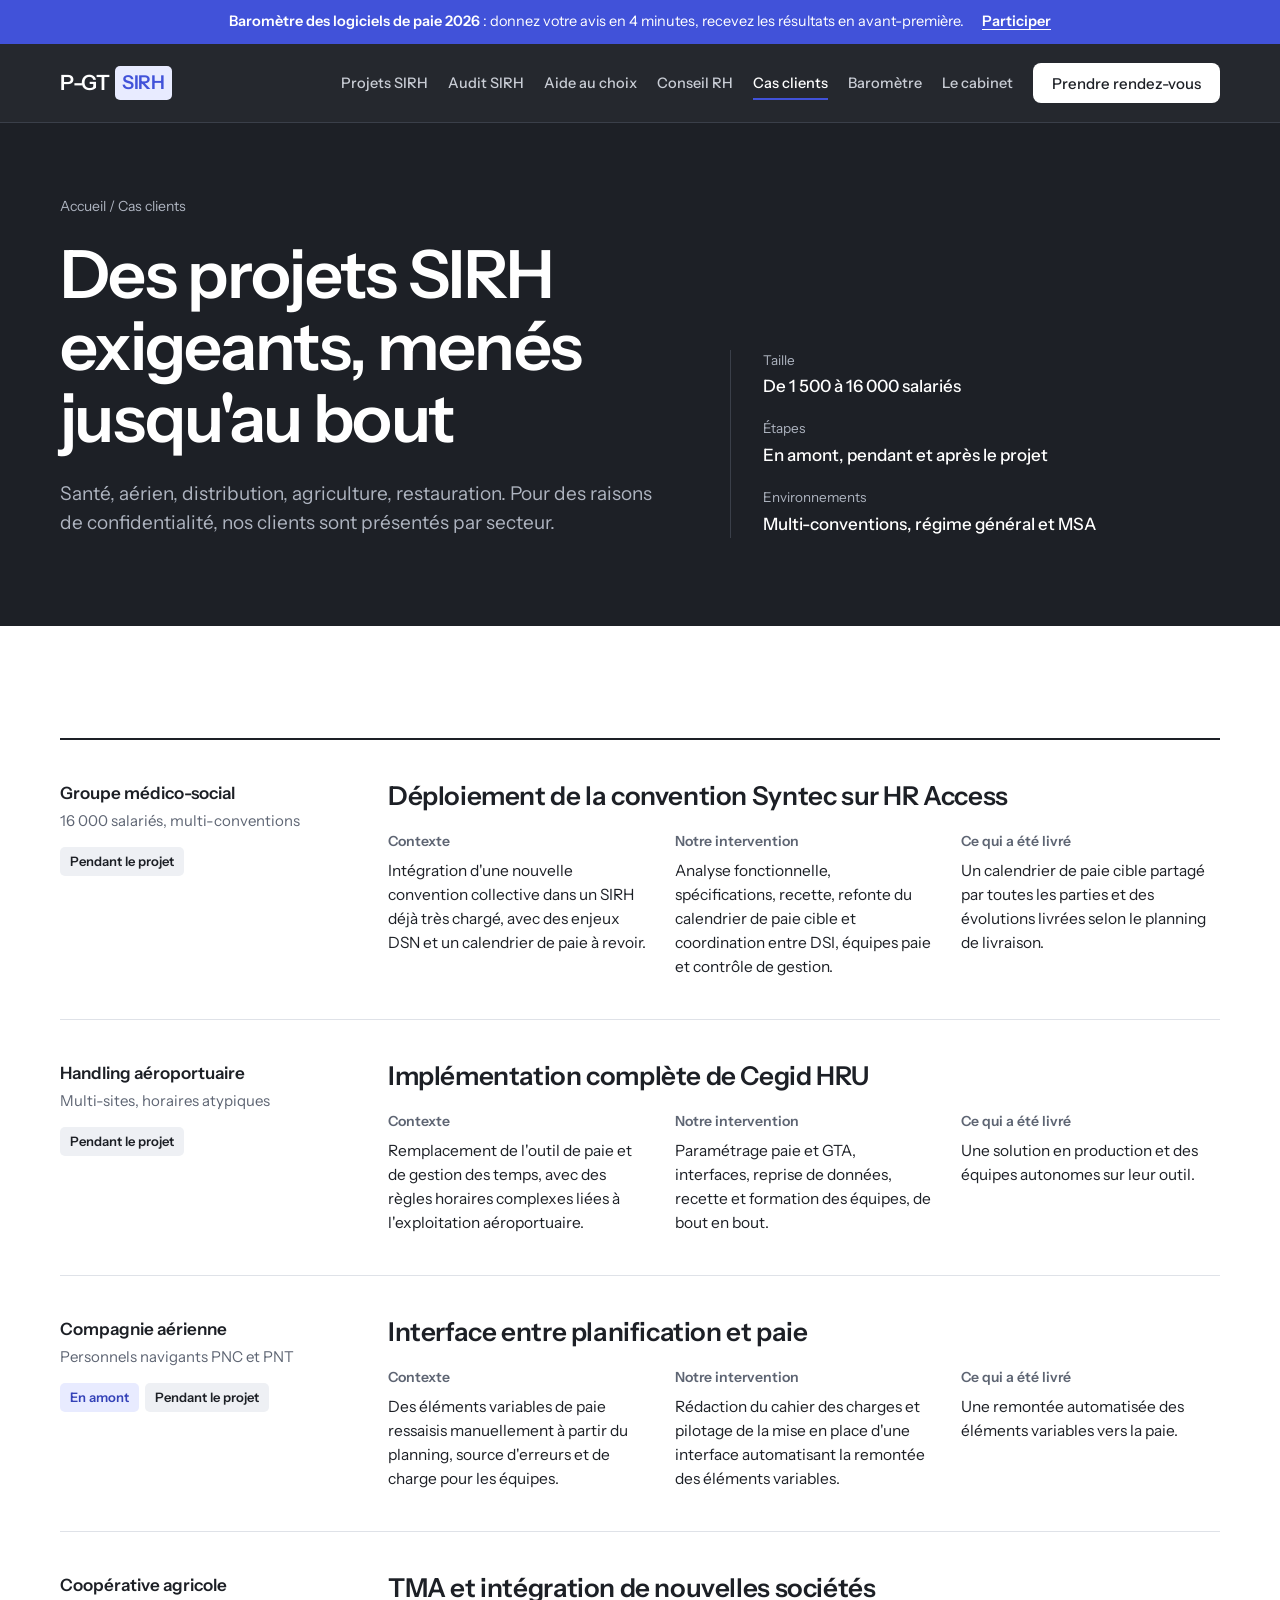
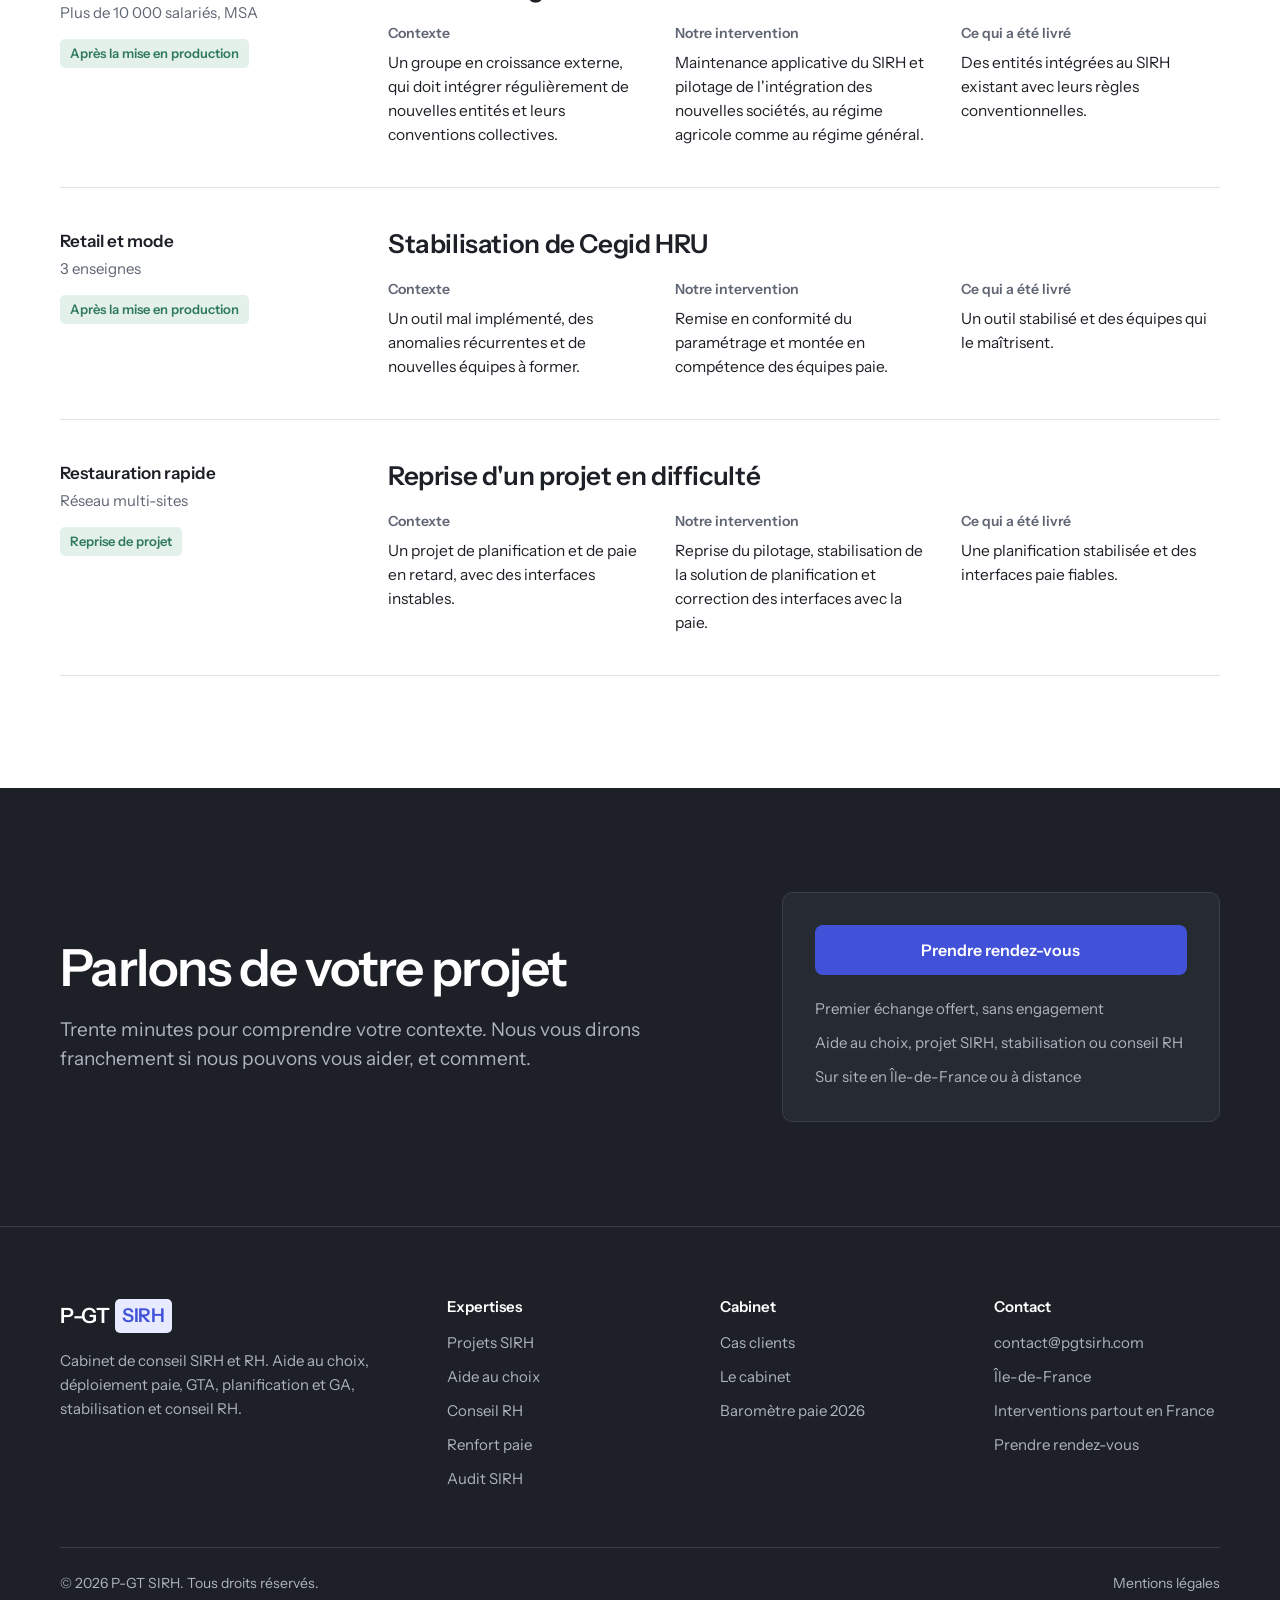
<file: cas-clients.html>
<!DOCTYPE html>
<html lang="fr">
<head>
<meta charset="UTF-8">
<meta name="viewport" content="width=device-width, initial-scale=1.0">
<title>Cas clients | P-GT SIRH</title>
<meta name="description" content="Exemples de missions SIRH : déploiement de convention collective, implémentation Cegid HRU, interface planification paie, stabilisation et reprise de projet.">
<link rel="canonical" href="https://pgtsirh.com/cas-clients.html">
<meta property="og:type" content="website">
<meta property="og:site_name" content="P-GT SIRH">
<meta property="og:title" content="Cas clients | P-GT SIRH">
<meta property="og:description" content="Exemples de missions SIRH : déploiement de convention collective, implémentation Cegid HRU, interface planification paie, stabilisation et reprise de projet.">
<meta property="og:url" content="https://pgtsirh.com/cas-clients.html">
<meta property="og:locale" content="fr_FR">
<meta name="theme-color" content="#1D2026">
<link rel="icon" href="assets/favicon.svg" type="image/svg+xml">
<link rel="preload" href="fonts/instrument-sans-latin-600-normal.woff2" as="font" type="font/woff2" crossorigin>
<link rel="preload" href="fonts/instrument-sans-latin-400-normal.woff2" as="font" type="font/woff2" crossorigin>
<link rel="stylesheet" href="assets/style.css">
</head>
<body>
<a class="skip" href="#contenu">Aller au contenu</a>
<div class="annonce"><div class="wrap"><span><b>Baromètre des logiciels de paie 2026</b> : donnez votre avis en 4 minutes, recevez les résultats en avant-première.</span><a href="barometre.html">Participer</a></div></div><header class="hd">
  <div class="wrap">
    <a class="logo" href="index.html" aria-label="P-GT SIRH, accueil">P-GT<b>SIRH</b><small>Conseil SIRH et RH</small></a>
    <nav aria-label="Navigation principale">
      <input type="checkbox" id="nav-toggle" aria-label="Ouvrir le menu">
      <label class="burger" for="nav-toggle" aria-hidden="true"><span></span><span></span><span></span></label>
      <ul class="menu">
        <li><a href="projets-sirh.html">Projets SIRH</a></li><li><a href="audit-sirh.html">Audit SIRH</a></li><li><a href="aide-au-choix.html">Aide au choix</a></li><li><a href="conseil-rh.html">Conseil RH</a></li><li><a href="cas-clients.html" aria-current="page">Cas clients</a></li><li><a href="barometre.html">Baromètre</a></li><li><a href="cabinet.html">Le cabinet</a></li><li><a class="btn btn-w" href="contact.html">Prendre rendez-vous</a></li>
      </ul>
    </nav>
  </div>
</header>
<main id="contenu">
<section class="ph dark">
  <div class="wrap">
    <p class="crumb"><a href="index.html">Accueil</a> / Cas clients</p>
    <div class="grid2">
      <div><h1>Des projets SIRH exigeants, menés jusqu'au bout</h1><p class="lead">Santé, aérien, distribution, agriculture, restauration. Pour des raisons de confidentialité, nos clients sont présentés par secteur.</p></div>
      <dl class="ph-aside"><dt>Taille</dt><dd>De 1 500 à 16 000 salariés</dd><dt>Étapes</dt><dd>En amont, pendant et après le projet</dd><dt>Environnements</dt><dd>Multi-conventions, régime général et MSA</dd></dl>
    </div>
  </div>
</section>
<section class="sec">
  <div class="wrap">
    <div class="cases">
      <article class="case">
  <div class="meta"><div class="sector">Groupe médico-social</div><div class="size">16 000 salariés, multi-conventions</div><span class="chip p">Pendant le projet</span></div>
  <div><h3>Déploiement de la convention Syntec sur HR Access</h3>
    <dl><div><dt>Contexte</dt><dd>Intégration d'une nouvelle convention collective dans un SIRH déjà très chargé, avec des enjeux DSN et un calendrier de paie à revoir.</dd></div><div><dt>Notre intervention</dt><dd>Analyse fonctionnelle, spécifications, recette, refonte du calendrier de paie cible et coordination entre DSI, équipes paie et contrôle de gestion.</dd></div><div><dt>Ce qui a été livré</dt><dd>Un calendrier de paie cible partagé par toutes les parties et des évolutions livrées selon le planning de livraison.</dd></div></dl>
  </div>
</article><article class="case">
  <div class="meta"><div class="sector">Handling aéroportuaire</div><div class="size">Multi-sites, horaires atypiques</div><span class="chip p">Pendant le projet</span></div>
  <div><h3>Implémentation complète de Cegid HRU</h3>
    <dl><div><dt>Contexte</dt><dd>Remplacement de l'outil de paie et de gestion des temps, avec des règles horaires complexes liées à l'exploitation aéroportuaire.</dd></div><div><dt>Notre intervention</dt><dd>Paramétrage paie et GTA, interfaces, reprise de données, recette et formation des équipes, de bout en bout.</dd></div><div><dt>Ce qui a été livré</dt><dd>Une solution en production et des équipes autonomes sur leur outil.</dd></div></dl>
  </div>
</article><article class="case">
  <div class="meta"><div class="sector">Compagnie aérienne</div><div class="size">Personnels navigants PNC et PNT</div><span class="chip a">En amont</span><span class="chip p">Pendant le projet</span></div>
  <div><h3>Interface entre planification et paie</h3>
    <dl><div><dt>Contexte</dt><dd>Des éléments variables de paie ressaisis manuellement à partir du planning, source d'erreurs et de charge pour les équipes.</dd></div><div><dt>Notre intervention</dt><dd>Rédaction du cahier des charges et pilotage de la mise en place d'une interface automatisant la remontée des éléments variables.</dd></div><div><dt>Ce qui a été livré</dt><dd>Une remontée automatisée des éléments variables vers la paie.</dd></div></dl>
  </div>
</article><article class="case">
  <div class="meta"><div class="sector">Coopérative agricole</div><div class="size">Plus de 10 000 salariés, MSA</div><span class="chip s">Après la mise en production</span></div>
  <div><h3>TMA et intégration de nouvelles sociétés</h3>
    <dl><div><dt>Contexte</dt><dd>Un groupe en croissance externe, qui doit intégrer régulièrement de nouvelles entités et leurs conventions collectives.</dd></div><div><dt>Notre intervention</dt><dd>Maintenance applicative du SIRH et pilotage de l'intégration des nouvelles sociétés, au régime agricole comme au régime général.</dd></div><div><dt>Ce qui a été livré</dt><dd>Des entités intégrées au SIRH existant avec leurs règles conventionnelles.</dd></div></dl>
  </div>
</article><article class="case">
  <div class="meta"><div class="sector">Retail et mode</div><div class="size">3 enseignes</div><span class="chip s">Après la mise en production</span></div>
  <div><h3>Stabilisation de Cegid HRU</h3>
    <dl><div><dt>Contexte</dt><dd>Un outil mal implémenté, des anomalies récurrentes et de nouvelles équipes à former.</dd></div><div><dt>Notre intervention</dt><dd>Remise en conformité du paramétrage et montée en compétence des équipes paie.</dd></div><div><dt>Ce qui a été livré</dt><dd>Un outil stabilisé et des équipes qui le maîtrisent.</dd></div></dl>
  </div>
</article><article class="case">
  <div class="meta"><div class="sector">Restauration rapide</div><div class="size">Réseau multi-sites</div><span class="chip s">Reprise de projet</span></div>
  <div><h3>Reprise d'un projet en difficulté</h3>
    <dl><div><dt>Contexte</dt><dd>Un projet de planification et de paie en retard, avec des interfaces instables.</dd></div><div><dt>Notre intervention</dt><dd>Reprise du pilotage, stabilisation de la solution de planification et correction des interfaces avec la paie.</dd></div><div><dt>Ce qui a été livré</dt><dd>Une planification stabilisée et des interfaces paie fiables.</dd></div></dl>
  </div>
</article>
    </div>
  </div>
</section>
<section class="cta dark">
  <div class="wrap">
    <div>
      <h2>Parlons de votre projet</h2>
      <p class="lead">Trente minutes pour comprendre votre contexte. Nous vous dirons franchement si nous pouvons vous aider, et comment.</p>
    </div>
    <div class="cta-box">
      <a class="btn btn-p" href="contact.html">Prendre rendez-vous</a>
      <ul><li>Premier échange offert, sans engagement</li><li>Aide au choix, projet SIRH, stabilisation ou conseil RH</li><li>Sur site en Île-de-France ou à distance</li></ul>
    </div>
  </div>
</section>
</main>
<footer class="ft">
  <div class="wrap">
    <div class="top">
      <div>
        <a class="logo" href="index.html">P-GT<b>SIRH</b></a>
        <p>Cabinet de conseil SIRH et RH. Aide au choix, déploiement paie, GTA, planification et GA, stabilisation et conseil RH.</p>
      </div>
      <div>
        <h4>Expertises</h4>
        <ul><li><a href="projets-sirh.html">Projets SIRH</a></li><li><a href="aide-au-choix.html">Aide au choix</a></li><li><a href="conseil-rh.html">Conseil RH</a></li><li><a href="renfort-paie.html">Renfort paie</a></li><li><a href="audit-sirh.html">Audit SIRH</a></li></ul>
      </div>
      <div>
        <h4>Cabinet</h4>
        <ul><li><a href="cas-clients.html">Cas clients</a></li><li><a href="cabinet.html">Le cabinet</a></li><li><a href="barometre.html">Baromètre paie 2026</a></li></ul>
      </div>
      <div>
        <h4>Contact</h4>
        <ul><li><a href="mailto:contact@pgtsirh.com">contact@pgtsirh.com</a></li><li>Île-de-France</li><li>Interventions partout en France</li><li><a href="contact.html">Prendre rendez-vous</a></li></ul>
      </div>
    </div>
    <div class="bot"><span>© 2026 P-GT SIRH. Tous droits réservés.</span><a href="mentions-legales.html">Mentions légales</a></div>
  </div>
</footer>
</body>
</html>
</file>
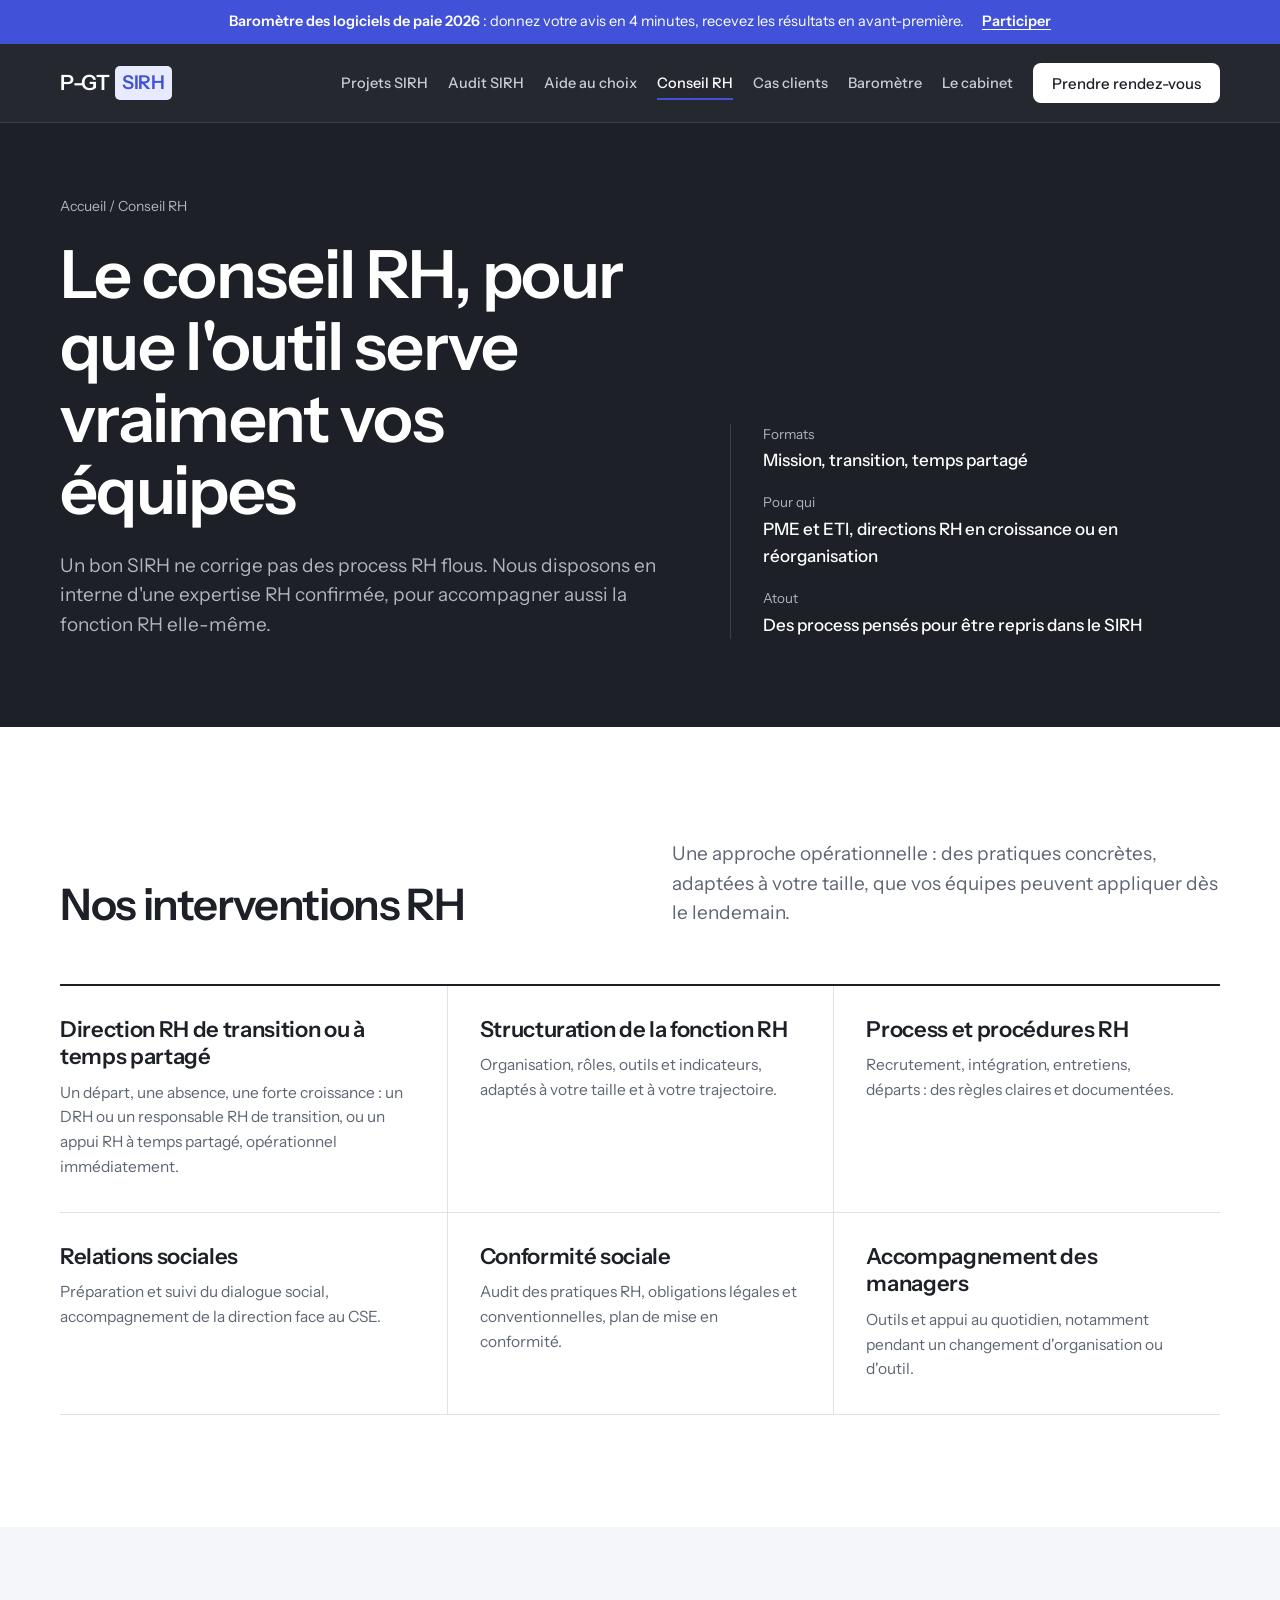
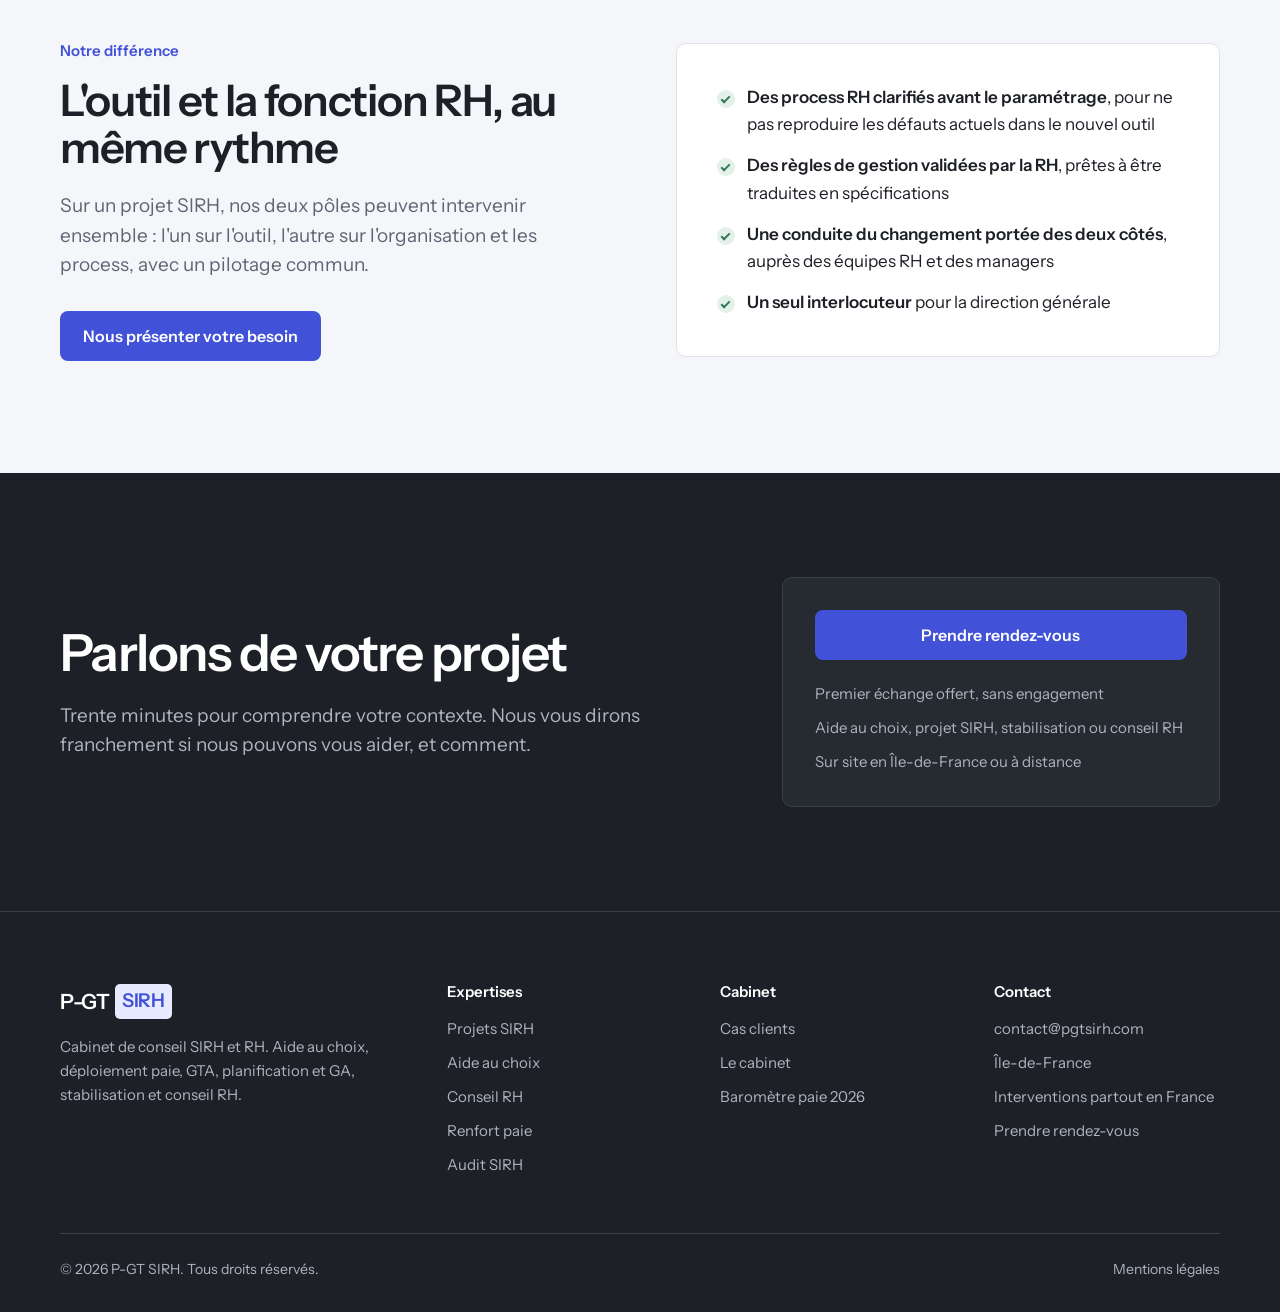
<file: conseil-rh.html>
<!DOCTYPE html>
<html lang="fr">
<head>
<meta charset="UTF-8">
<meta name="viewport" content="width=device-width, initial-scale=1.0">
<title>Conseil RH et direction RH de transition | P-GT SIRH</title>
<meta name="description" content="Structuration de la fonction RH, process et procédures, relations sociales, direction RH de transition ou à temps partagé. Une expertise RH interne.">
<link rel="canonical" href="https://pgtsirh.com/conseil-rh.html">
<meta property="og:type" content="website">
<meta property="og:site_name" content="P-GT SIRH">
<meta property="og:title" content="Conseil RH et direction RH de transition | P-GT SIRH">
<meta property="og:description" content="Structuration de la fonction RH, process et procédures, relations sociales, direction RH de transition ou à temps partagé. Une expertise RH interne.">
<meta property="og:url" content="https://pgtsirh.com/conseil-rh.html">
<meta property="og:locale" content="fr_FR">
<meta name="theme-color" content="#1D2026">
<link rel="icon" href="assets/favicon.svg" type="image/svg+xml">
<link rel="preload" href="fonts/instrument-sans-latin-600-normal.woff2" as="font" type="font/woff2" crossorigin>
<link rel="preload" href="fonts/instrument-sans-latin-400-normal.woff2" as="font" type="font/woff2" crossorigin>
<link rel="stylesheet" href="assets/style.css">
</head>
<body>
<a class="skip" href="#contenu">Aller au contenu</a>
<div class="annonce"><div class="wrap"><span><b>Baromètre des logiciels de paie 2026</b> : donnez votre avis en 4 minutes, recevez les résultats en avant-première.</span><a href="barometre.html">Participer</a></div></div><header class="hd">
  <div class="wrap">
    <a class="logo" href="index.html" aria-label="P-GT SIRH, accueil">P-GT<b>SIRH</b><small>Conseil SIRH et RH</small></a>
    <nav aria-label="Navigation principale">
      <input type="checkbox" id="nav-toggle" aria-label="Ouvrir le menu">
      <label class="burger" for="nav-toggle" aria-hidden="true"><span></span><span></span><span></span></label>
      <ul class="menu">
        <li><a href="projets-sirh.html">Projets SIRH</a></li><li><a href="audit-sirh.html">Audit SIRH</a></li><li><a href="aide-au-choix.html">Aide au choix</a></li><li><a href="conseil-rh.html" aria-current="page">Conseil RH</a></li><li><a href="cas-clients.html">Cas clients</a></li><li><a href="barometre.html">Baromètre</a></li><li><a href="cabinet.html">Le cabinet</a></li><li><a class="btn btn-w" href="contact.html">Prendre rendez-vous</a></li>
      </ul>
    </nav>
  </div>
</header>
<main id="contenu">
<section class="ph dark">
  <div class="wrap">
    <p class="crumb"><a href="index.html">Accueil</a> / Conseil RH</p>
    <div class="grid2">
      <div><h1>Le conseil RH, pour que l'outil serve vraiment vos équipes</h1><p class="lead">Un bon SIRH ne corrige pas des process RH flous. Nous disposons en interne d'une expertise RH confirmée, pour accompagner aussi la fonction RH elle-même.</p></div>
      <dl class="ph-aside"><dt>Formats</dt><dd>Mission, transition, temps partagé</dd><dt>Pour qui</dt><dd>PME et ETI, directions RH en croissance ou en réorganisation</dd><dt>Atout</dt><dd>Des process pensés pour être repris dans le SIRH</dd></dl>
    </div>
  </div>
</section>
<section class="sec">
  <div class="wrap">
    <div class="sh"><h2>Nos interventions RH</h2><p class="lead">Une approche opérationnelle : des pratiques concrètes, adaptées à votre taille, que vos équipes peuvent appliquer dès le lendemain.</p></div>
    <div class="svc">
      <div><h3>Direction RH de transition ou à temps partagé</h3><p>Un départ, une absence, une forte croissance : un DRH ou un responsable RH de transition, ou un appui RH à temps partagé, opérationnel immédiatement.</p></div>
      <div><h3>Structuration de la fonction RH</h3><p>Organisation, rôles, outils et indicateurs, adaptés à votre taille et à votre trajectoire.</p></div>
      <div><h3>Process et procédures RH</h3><p>Recrutement, intégration, entretiens, départs : des règles claires et documentées.</p></div>
      <div><h3>Relations sociales</h3><p>Préparation et suivi du dialogue social, accompagnement de la direction face au CSE.</p></div>
      <div><h3>Conformité sociale</h3><p>Audit des pratiques RH, obligations légales et conventionnelles, plan de mise en conformité.</p></div>
      <div><h3>Accompagnement des managers</h3><p>Outils et appui au quotidien, notamment pendant un changement d'organisation ou d'outil.</p></div>
    </div>
  </div>
</section>

<section class="sec paper">
  <div class="wrap split">
    <div>
      <span class="kicker">Notre différence</span>
      <h2>L'outil et la fonction RH, au même rythme</h2>
      <p class="lead" style="margin-top:20px">Sur un projet SIRH, nos deux pôles peuvent intervenir ensemble : l'un sur l'outil, l'autre sur l'organisation et les process, avec un pilotage commun.</p>
      <div class="btns" style="margin-top:32px"><a class="btn btn-p" href="contact.html">Nous présenter votre besoin</a></div>
    </div>
    <div class="panel" style="background:#fff;border:1px solid var(--line-l)">
      <ul class="ticks" style="margin-top:0">
        <li><b>Des process RH clarifiés avant le paramétrage</b>, pour ne pas reproduire les défauts actuels dans le nouvel outil</li>
        <li><b>Des règles de gestion validées par la RH</b>, prêtes à être traduites en spécifications</li>
        <li><b>Une conduite du changement portée des deux côtés</b>, auprès des équipes RH et des managers</li>
        <li><b>Un seul interlocuteur</b> pour la direction générale</li>
      </ul>
    </div>
  </div>
</section>
<section class="cta dark">
  <div class="wrap">
    <div>
      <h2>Parlons de votre projet</h2>
      <p class="lead">Trente minutes pour comprendre votre contexte. Nous vous dirons franchement si nous pouvons vous aider, et comment.</p>
    </div>
    <div class="cta-box">
      <a class="btn btn-p" href="contact.html">Prendre rendez-vous</a>
      <ul><li>Premier échange offert, sans engagement</li><li>Aide au choix, projet SIRH, stabilisation ou conseil RH</li><li>Sur site en Île-de-France ou à distance</li></ul>
    </div>
  </div>
</section>
</main>
<footer class="ft">
  <div class="wrap">
    <div class="top">
      <div>
        <a class="logo" href="index.html">P-GT<b>SIRH</b></a>
        <p>Cabinet de conseil SIRH et RH. Aide au choix, déploiement paie, GTA, planification et GA, stabilisation et conseil RH.</p>
      </div>
      <div>
        <h4>Expertises</h4>
        <ul><li><a href="projets-sirh.html">Projets SIRH</a></li><li><a href="aide-au-choix.html">Aide au choix</a></li><li><a href="conseil-rh.html">Conseil RH</a></li><li><a href="renfort-paie.html">Renfort paie</a></li><li><a href="audit-sirh.html">Audit SIRH</a></li></ul>
      </div>
      <div>
        <h4>Cabinet</h4>
        <ul><li><a href="cas-clients.html">Cas clients</a></li><li><a href="cabinet.html">Le cabinet</a></li><li><a href="barometre.html">Baromètre paie 2026</a></li></ul>
      </div>
      <div>
        <h4>Contact</h4>
        <ul><li><a href="mailto:contact@pgtsirh.com">contact@pgtsirh.com</a></li><li>Île-de-France</li><li>Interventions partout en France</li><li><a href="contact.html">Prendre rendez-vous</a></li></ul>
      </div>
    </div>
    <div class="bot"><span>© 2026 P-GT SIRH. Tous droits réservés.</span><a href="mentions-legales.html">Mentions légales</a></div>
  </div>
</footer>
</body>
</html>
</file>
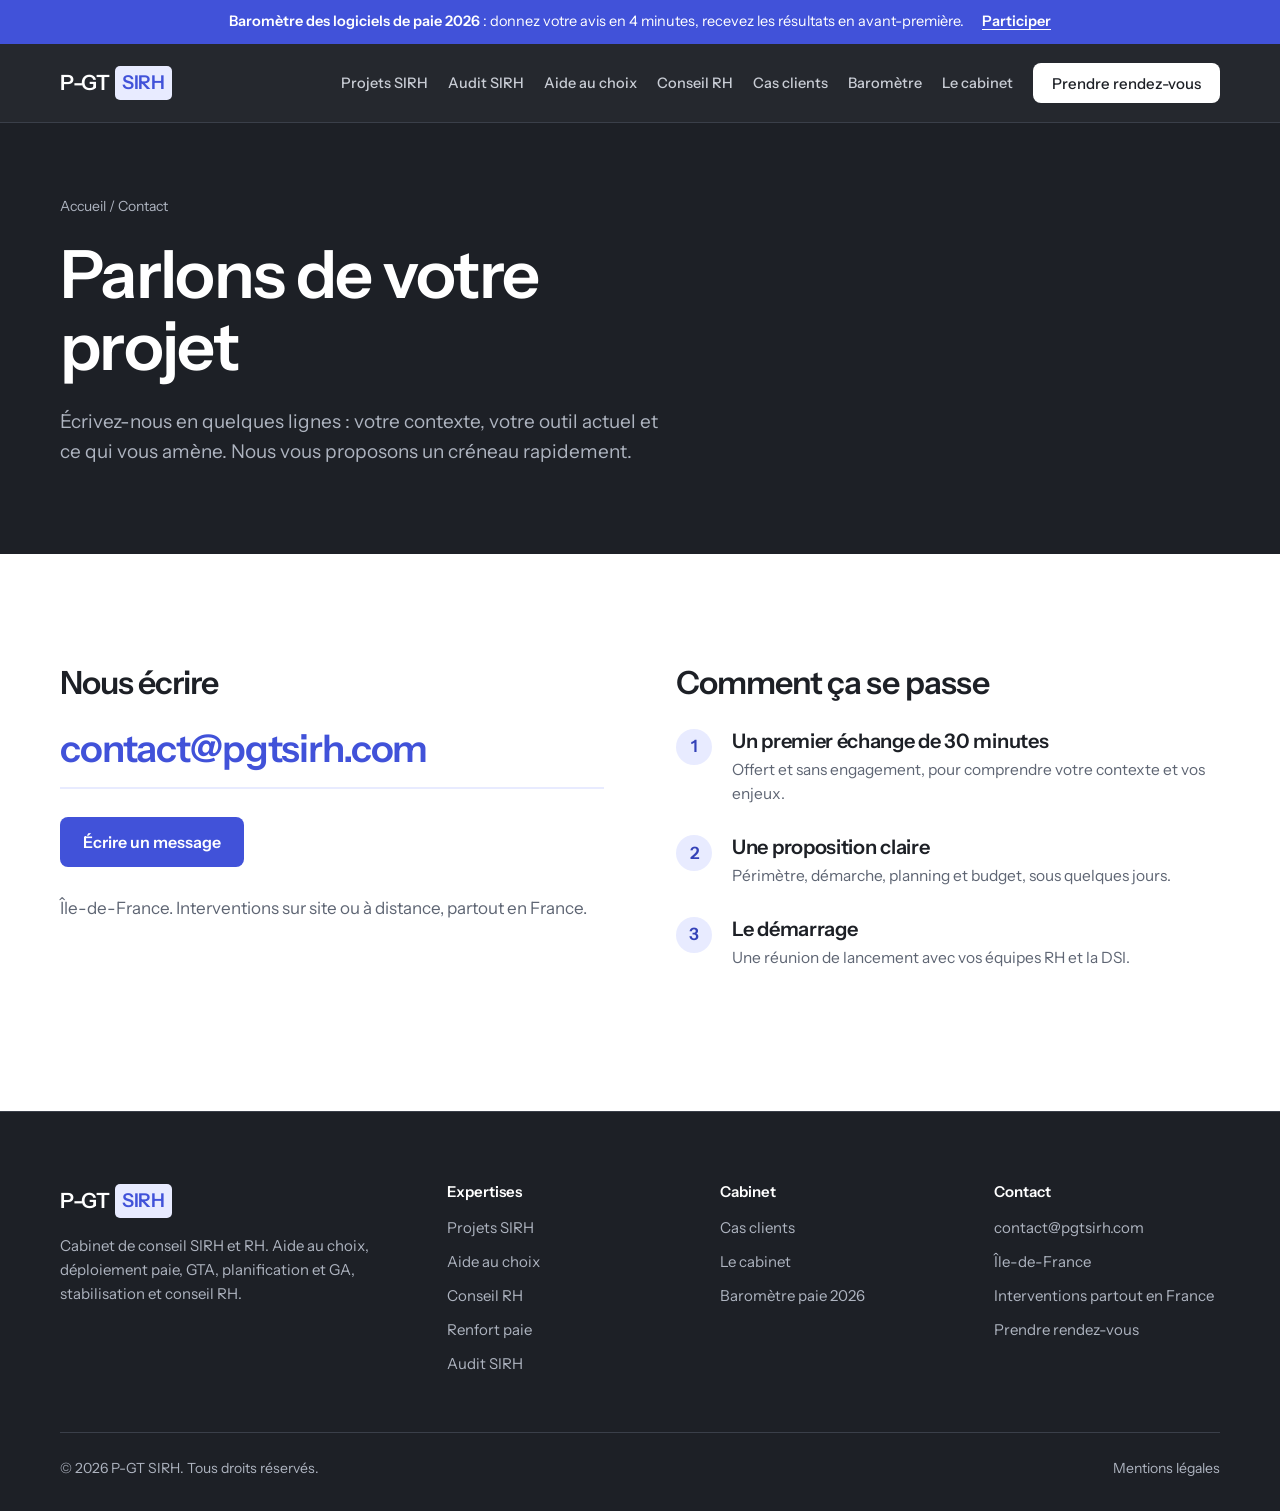
<file: contact.html>
<!DOCTYPE html>
<html lang="fr">
<head>
<meta charset="UTF-8">
<meta name="viewport" content="width=device-width, initial-scale=1.0">
<title>Contact et rendez-vous | P-GT SIRH</title>
<meta name="description" content="Prenez rendez-vous avec P-GT SIRH pour votre projet SIRH, le choix de votre solution SIRH ou votre besoin en conseil RH.">
<link rel="canonical" href="https://pgtsirh.com/contact.html">
<meta property="og:type" content="website">
<meta property="og:site_name" content="P-GT SIRH">
<meta property="og:title" content="Contact et rendez-vous | P-GT SIRH">
<meta property="og:description" content="Prenez rendez-vous avec P-GT SIRH pour votre projet SIRH, le choix de votre solution SIRH ou votre besoin en conseil RH.">
<meta property="og:url" content="https://pgtsirh.com/contact.html">
<meta property="og:locale" content="fr_FR">
<meta name="theme-color" content="#1D2026">
<link rel="icon" href="assets/favicon.svg" type="image/svg+xml">
<link rel="preload" href="fonts/instrument-sans-latin-600-normal.woff2" as="font" type="font/woff2" crossorigin>
<link rel="preload" href="fonts/instrument-sans-latin-400-normal.woff2" as="font" type="font/woff2" crossorigin>
<link rel="stylesheet" href="assets/style.css">
</head>
<body>
<a class="skip" href="#contenu">Aller au contenu</a>
<div class="annonce"><div class="wrap"><span><b>Baromètre des logiciels de paie 2026</b> : donnez votre avis en 4 minutes, recevez les résultats en avant-première.</span><a href="barometre.html">Participer</a></div></div><header class="hd">
  <div class="wrap">
    <a class="logo" href="index.html" aria-label="P-GT SIRH, accueil">P-GT<b>SIRH</b><small>Conseil SIRH et RH</small></a>
    <nav aria-label="Navigation principale">
      <input type="checkbox" id="nav-toggle" aria-label="Ouvrir le menu">
      <label class="burger" for="nav-toggle" aria-hidden="true"><span></span><span></span><span></span></label>
      <ul class="menu">
        <li><a href="projets-sirh.html">Projets SIRH</a></li><li><a href="audit-sirh.html">Audit SIRH</a></li><li><a href="aide-au-choix.html">Aide au choix</a></li><li><a href="conseil-rh.html">Conseil RH</a></li><li><a href="cas-clients.html">Cas clients</a></li><li><a href="barometre.html">Baromètre</a></li><li><a href="cabinet.html">Le cabinet</a></li><li><a class="btn btn-w" href="contact.html">Prendre rendez-vous</a></li>
      </ul>
    </nav>
  </div>
</header>
<main id="contenu">
<section class="ph dark">
  <div class="wrap">
    <p class="crumb"><a href="index.html">Accueil</a> / Contact</p>
    <div class="grid2">
      <div><h1>Parlons de votre projet</h1><p class="lead">Écrivez-nous en quelques lignes : votre contexte, votre outil actuel et ce qui vous amène. Nous vous proposons un créneau rapidement.</p></div>
      
    </div>
  </div>
</section>
<section class="sec">
  <div class="wrap contact-grid">
    <div>
      <h2 style="font-size:32px">Nous écrire</h2>
      <a class="mail" href="mailto:contact@pgtsirh.com?subject=Prise%20de%20rendez-vous">contact@pgtsirh.com</a>
      <a class="btn btn-p" href="mailto:contact@pgtsirh.com?subject=Prise%20de%20rendez-vous&body=Bonjour%2C%0A%0AEntreprise%20%3A%0AEffectif%20%3A%0ASolution%20SIRH%20actuelle%20%3A%0AMon%20besoin%20%3A%0A%0AMerci%20!">Écrire un message</a>
      <p style="margin-top:28px;color:var(--mute)">Île-de-France. Interventions sur site ou à distance, partout en France.</p>
    </div>
    <div>
      <h2 style="font-size:32px;margin-bottom:28px">Comment ça se passe</h2>
      <ol class="next">
        <li><h3>Un premier échange de 30 minutes</h3><p>Offert et sans engagement, pour comprendre votre contexte et vos enjeux.</p></li>
        <li><h3>Une proposition claire</h3><p>Périmètre, démarche, planning et budget, sous quelques jours.</p></li>
        <li><h3>Le démarrage</h3><p>Une réunion de lancement avec vos équipes RH et la DSI.</p></li>
      </ol>
    </div>
  </div>
</section>
</main>
<footer class="ft">
  <div class="wrap">
    <div class="top">
      <div>
        <a class="logo" href="index.html">P-GT<b>SIRH</b></a>
        <p>Cabinet de conseil SIRH et RH. Aide au choix, déploiement paie, GTA, planification et GA, stabilisation et conseil RH.</p>
      </div>
      <div>
        <h4>Expertises</h4>
        <ul><li><a href="projets-sirh.html">Projets SIRH</a></li><li><a href="aide-au-choix.html">Aide au choix</a></li><li><a href="conseil-rh.html">Conseil RH</a></li><li><a href="renfort-paie.html">Renfort paie</a></li><li><a href="audit-sirh.html">Audit SIRH</a></li></ul>
      </div>
      <div>
        <h4>Cabinet</h4>
        <ul><li><a href="cas-clients.html">Cas clients</a></li><li><a href="cabinet.html">Le cabinet</a></li><li><a href="barometre.html">Baromètre paie 2026</a></li></ul>
      </div>
      <div>
        <h4>Contact</h4>
        <ul><li><a href="mailto:contact@pgtsirh.com">contact@pgtsirh.com</a></li><li>Île-de-France</li><li>Interventions partout en France</li><li><a href="contact.html">Prendre rendez-vous</a></li></ul>
      </div>
    </div>
    <div class="bot"><span>© 2026 P-GT SIRH. Tous droits réservés.</span><a href="mentions-legales.html">Mentions légales</a></div>
  </div>
</footer>
</body>
</html>
</file>
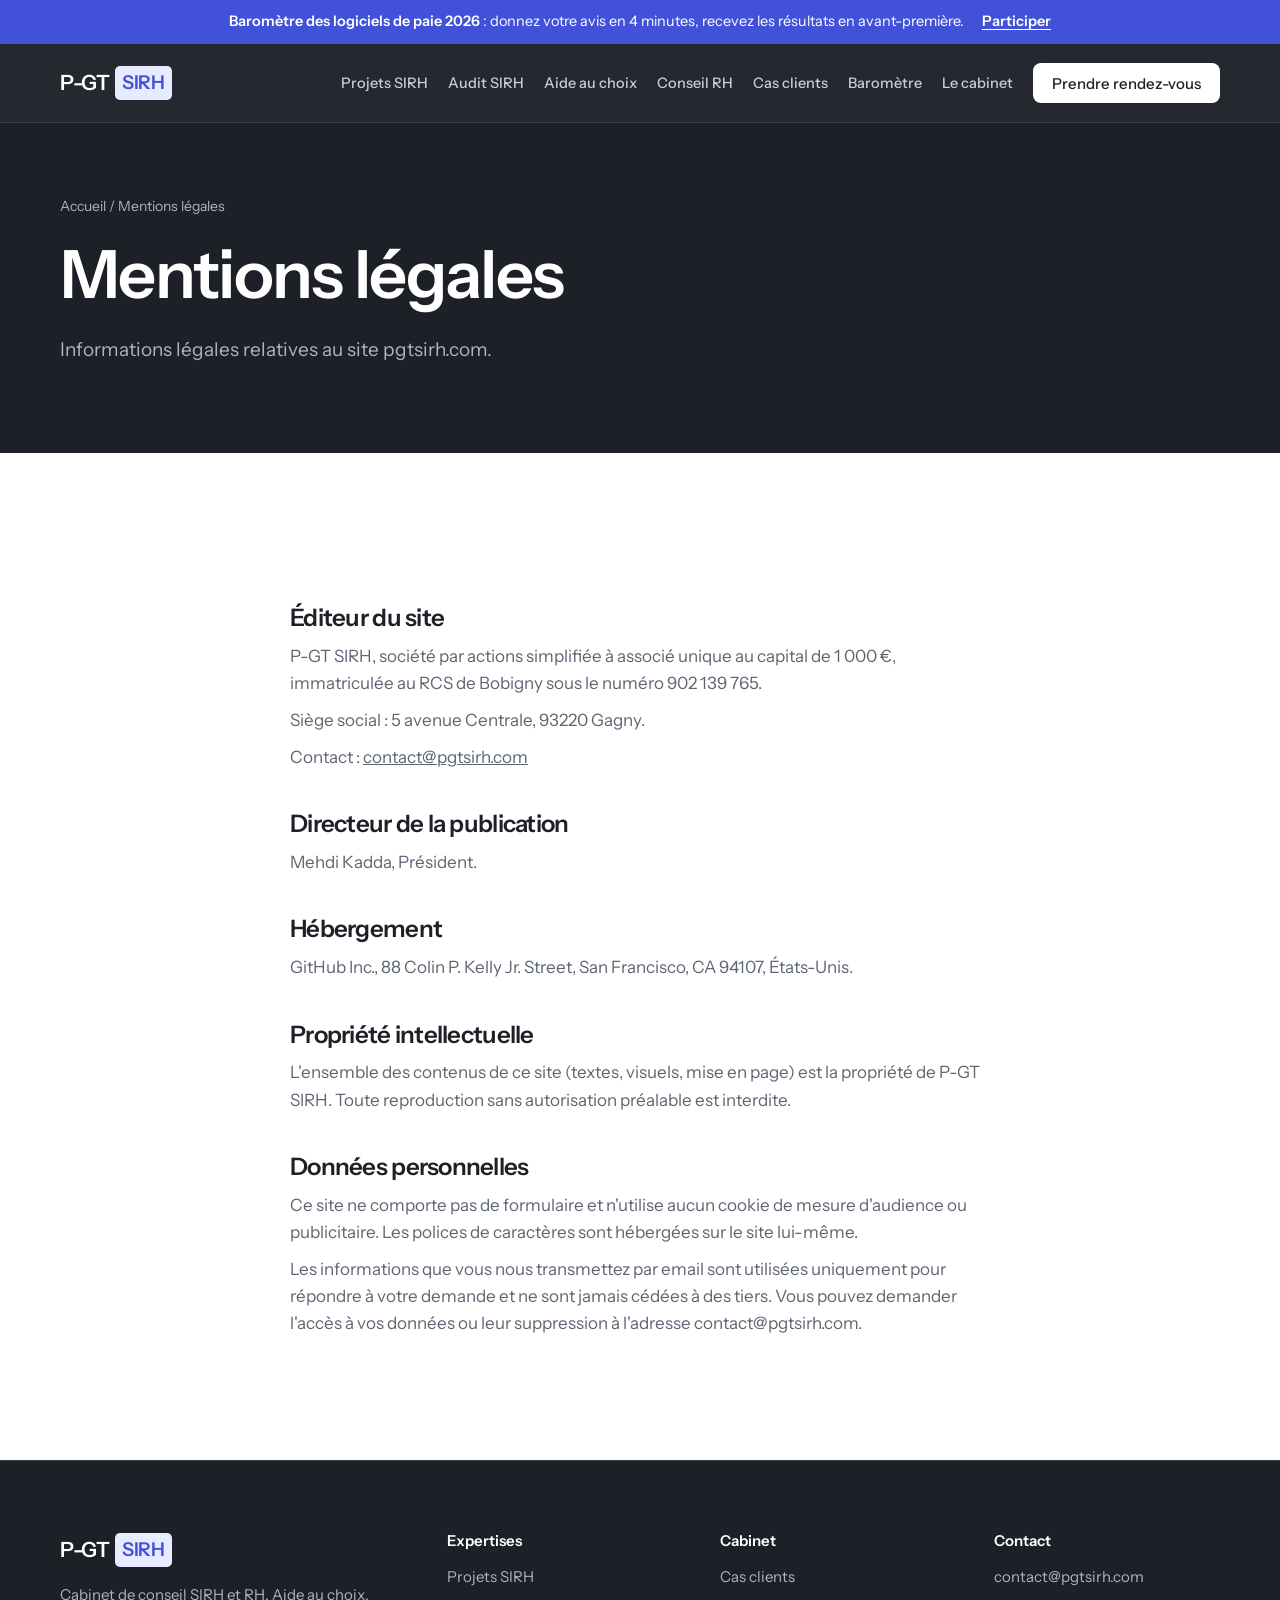
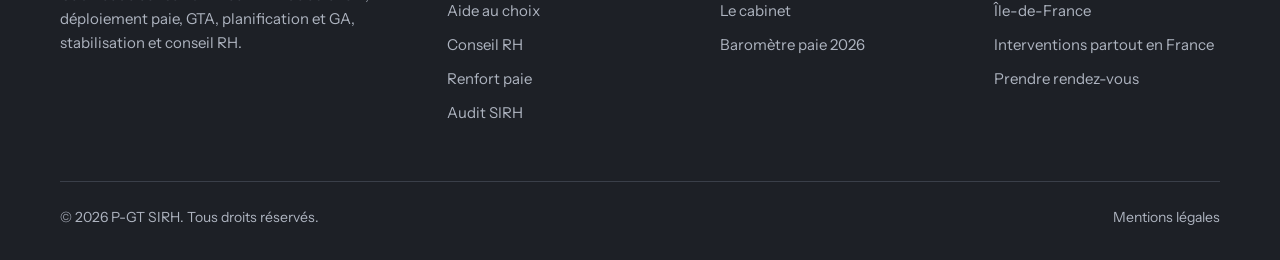
<file: mentions-legales.html>
<!DOCTYPE html>
<html lang="fr">
<head>
<meta charset="UTF-8">
<meta name="viewport" content="width=device-width, initial-scale=1.0">
<title>Mentions légales | P-GT SIRH</title>
<meta name="description" content="Mentions légales du site pgtsirh.com.">
<link rel="canonical" href="https://pgtsirh.com/mentions-legales.html">
<meta property="og:type" content="website">
<meta property="og:site_name" content="P-GT SIRH">
<meta property="og:title" content="Mentions légales | P-GT SIRH">
<meta property="og:description" content="Mentions légales du site pgtsirh.com.">
<meta property="og:url" content="https://pgtsirh.com/mentions-legales.html">
<meta property="og:locale" content="fr_FR">
<meta name="theme-color" content="#1D2026">
<link rel="icon" href="assets/favicon.svg" type="image/svg+xml">
<link rel="preload" href="fonts/instrument-sans-latin-600-normal.woff2" as="font" type="font/woff2" crossorigin>
<link rel="preload" href="fonts/instrument-sans-latin-400-normal.woff2" as="font" type="font/woff2" crossorigin>
<link rel="stylesheet" href="assets/style.css">
</head>
<body>
<a class="skip" href="#contenu">Aller au contenu</a>
<div class="annonce"><div class="wrap"><span><b>Baromètre des logiciels de paie 2026</b> : donnez votre avis en 4 minutes, recevez les résultats en avant-première.</span><a href="barometre.html">Participer</a></div></div><header class="hd">
  <div class="wrap">
    <a class="logo" href="index.html" aria-label="P-GT SIRH, accueil">P-GT<b>SIRH</b><small>Conseil SIRH et RH</small></a>
    <nav aria-label="Navigation principale">
      <input type="checkbox" id="nav-toggle" aria-label="Ouvrir le menu">
      <label class="burger" for="nav-toggle" aria-hidden="true"><span></span><span></span><span></span></label>
      <ul class="menu">
        <li><a href="projets-sirh.html">Projets SIRH</a></li><li><a href="audit-sirh.html">Audit SIRH</a></li><li><a href="aide-au-choix.html">Aide au choix</a></li><li><a href="conseil-rh.html">Conseil RH</a></li><li><a href="cas-clients.html">Cas clients</a></li><li><a href="barometre.html">Baromètre</a></li><li><a href="cabinet.html">Le cabinet</a></li><li><a class="btn btn-w" href="contact.html">Prendre rendez-vous</a></li>
      </ul>
    </nav>
  </div>
</header>
<main id="contenu">
<section class="ph dark">
  <div class="wrap">
    <p class="crumb"><a href="index.html">Accueil</a> / Mentions légales</p>
    <div class="grid2">
      <div><h1>Mentions légales</h1><p class="lead">Informations légales relatives au site pgtsirh.com.</p></div>
      
    </div>
  </div>
</section>
<section class="sec"><div class="wrap legal">
<h2>Éditeur du site</h2>
<p>P-GT SIRH, société par actions simplifiée à associé unique au capital de 1 000 €, immatriculée au RCS de Bobigny sous le numéro 902 139 765.</p>
<p>Siège social : 5 avenue Centrale, 93220 Gagny.</p>
<p>Contact : <a href="mailto:contact@pgtsirh.com">contact@pgtsirh.com</a></p>
<h2>Directeur de la publication</h2>
<p>Mehdi Kadda, Président.</p>
<h2>Hébergement</h2>
<p>GitHub Inc., 88 Colin P. Kelly Jr. Street, San Francisco, CA 94107, États-Unis.</p>
<h2>Propriété intellectuelle</h2>
<p>L'ensemble des contenus de ce site (textes, visuels, mise en page) est la propriété de P-GT SIRH. Toute reproduction sans autorisation préalable est interdite.</p>
<h2>Données personnelles</h2>
<p>Ce site ne comporte pas de formulaire et n'utilise aucun cookie de mesure d'audience ou publicitaire. Les polices de caractères sont hébergées sur le site lui-même.</p>
<p>Les informations que vous nous transmettez par email sont utilisées uniquement pour répondre à votre demande et ne sont jamais cédées à des tiers. Vous pouvez demander l'accès à vos données ou leur suppression à l'adresse contact@pgtsirh.com.</p>
</div></section>
</main>
<footer class="ft">
  <div class="wrap">
    <div class="top">
      <div>
        <a class="logo" href="index.html">P-GT<b>SIRH</b></a>
        <p>Cabinet de conseil SIRH et RH. Aide au choix, déploiement paie, GTA, planification et GA, stabilisation et conseil RH.</p>
      </div>
      <div>
        <h4>Expertises</h4>
        <ul><li><a href="projets-sirh.html">Projets SIRH</a></li><li><a href="aide-au-choix.html">Aide au choix</a></li><li><a href="conseil-rh.html">Conseil RH</a></li><li><a href="renfort-paie.html">Renfort paie</a></li><li><a href="audit-sirh.html">Audit SIRH</a></li></ul>
      </div>
      <div>
        <h4>Cabinet</h4>
        <ul><li><a href="cas-clients.html">Cas clients</a></li><li><a href="cabinet.html">Le cabinet</a></li><li><a href="barometre.html">Baromètre paie 2026</a></li></ul>
      </div>
      <div>
        <h4>Contact</h4>
        <ul><li><a href="mailto:contact@pgtsirh.com">contact@pgtsirh.com</a></li><li>Île-de-France</li><li>Interventions partout en France</li><li><a href="contact.html">Prendre rendez-vous</a></li></ul>
      </div>
    </div>
    <div class="bot"><span>© 2026 P-GT SIRH. Tous droits réservés.</span><a href="mentions-legales.html">Mentions légales</a></div>
  </div>
</footer>
</body>
</html>
</file>
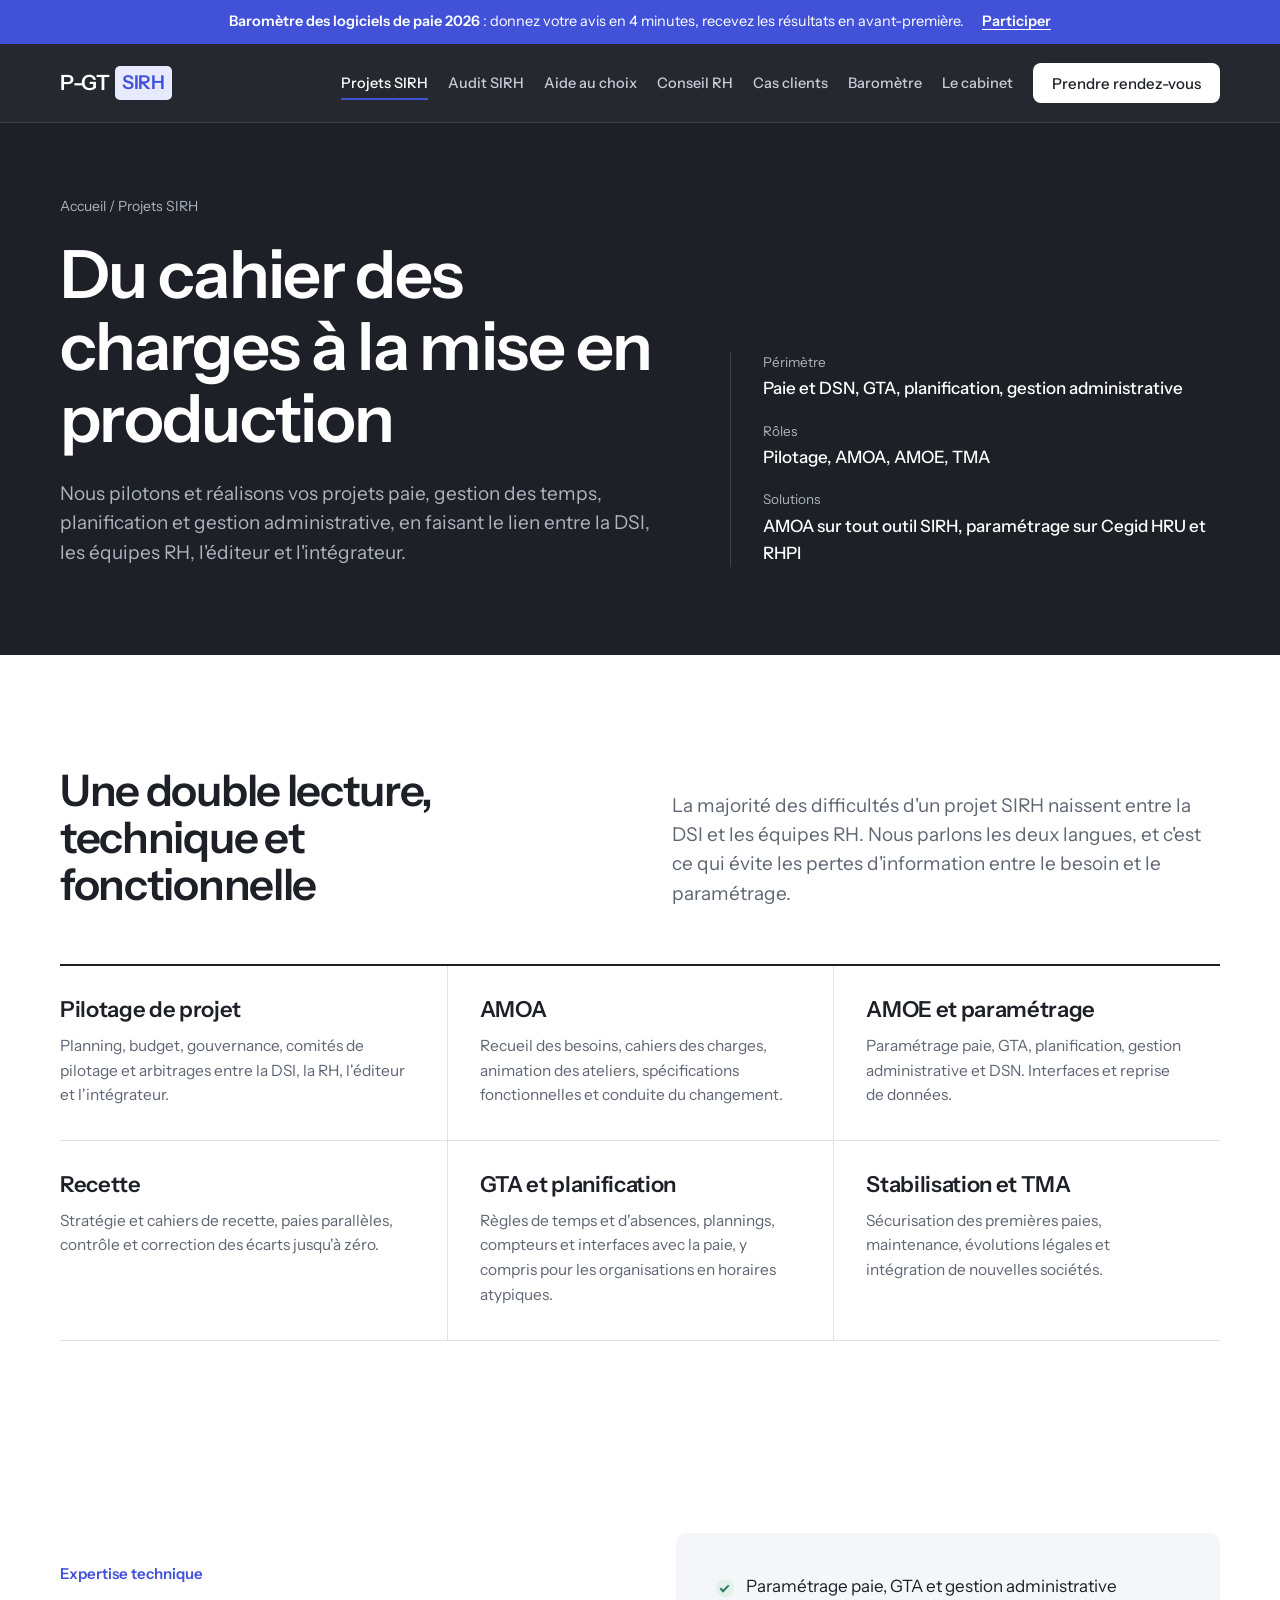
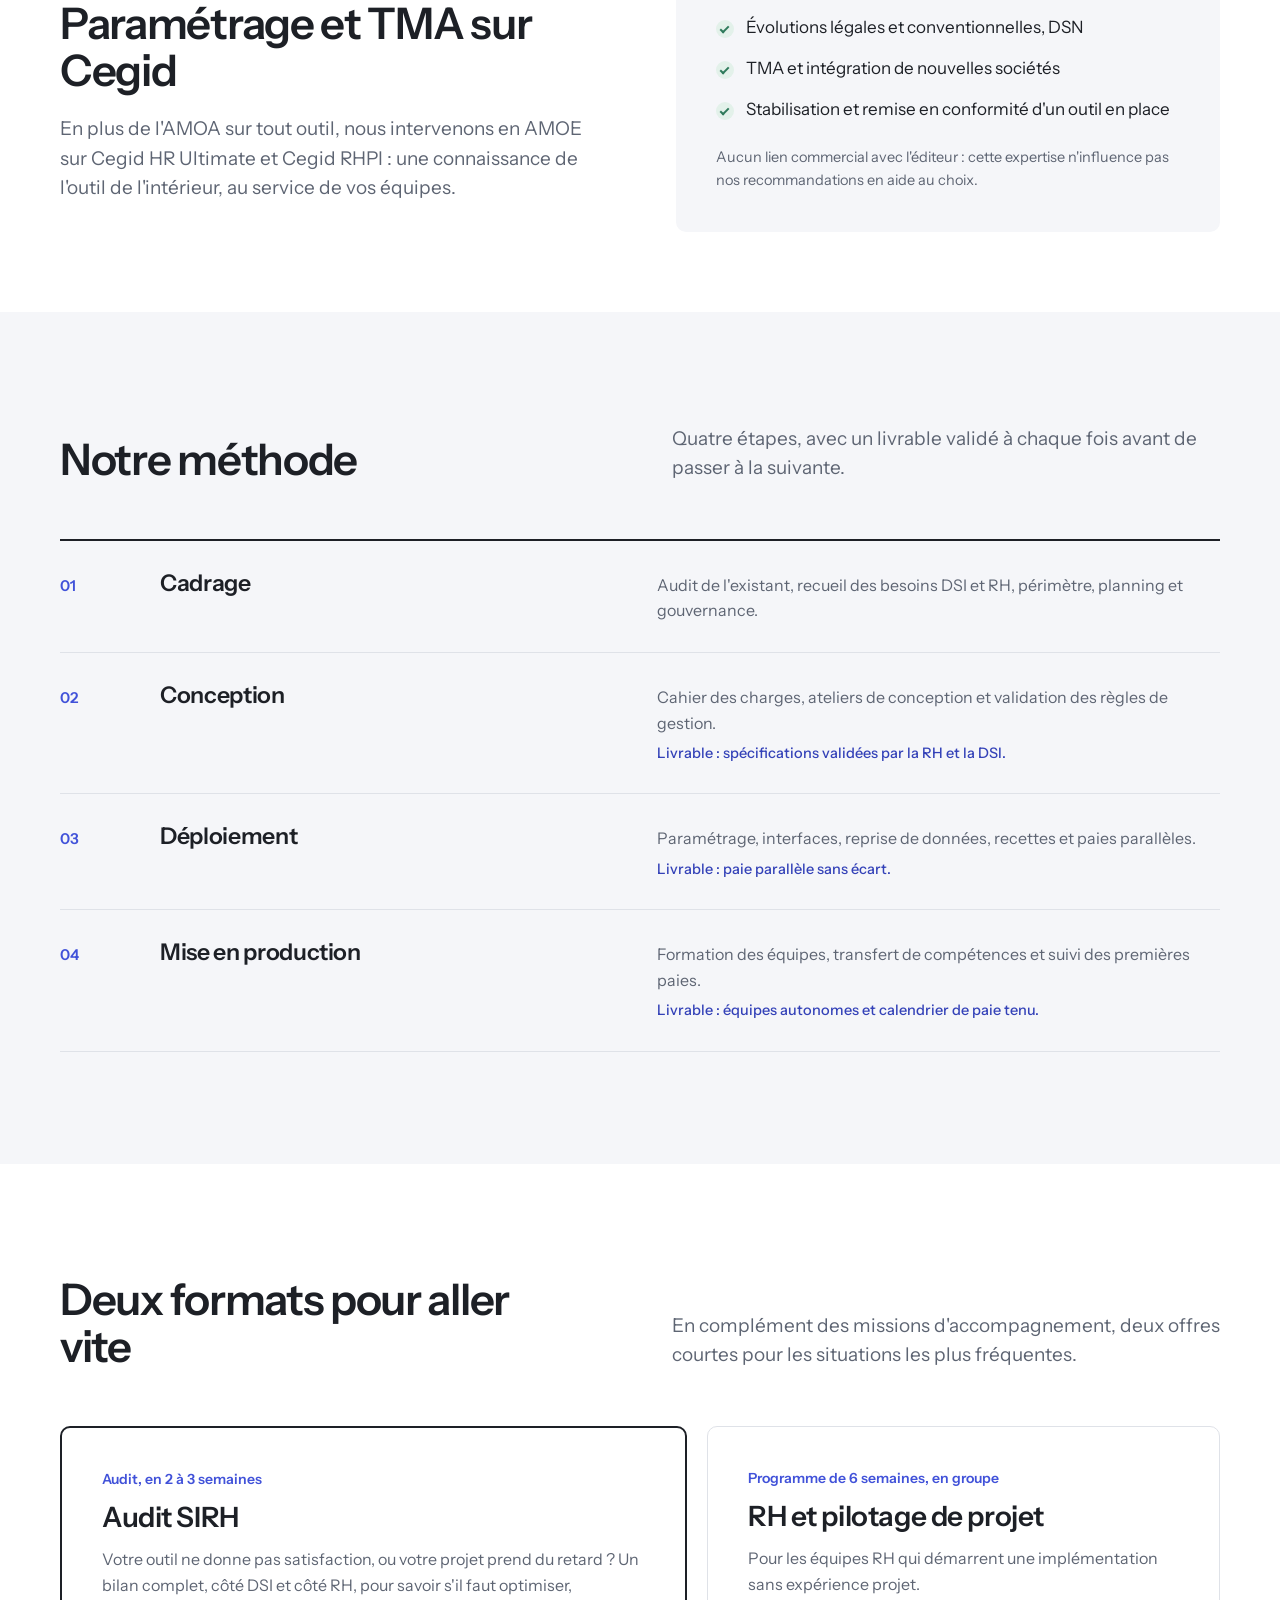
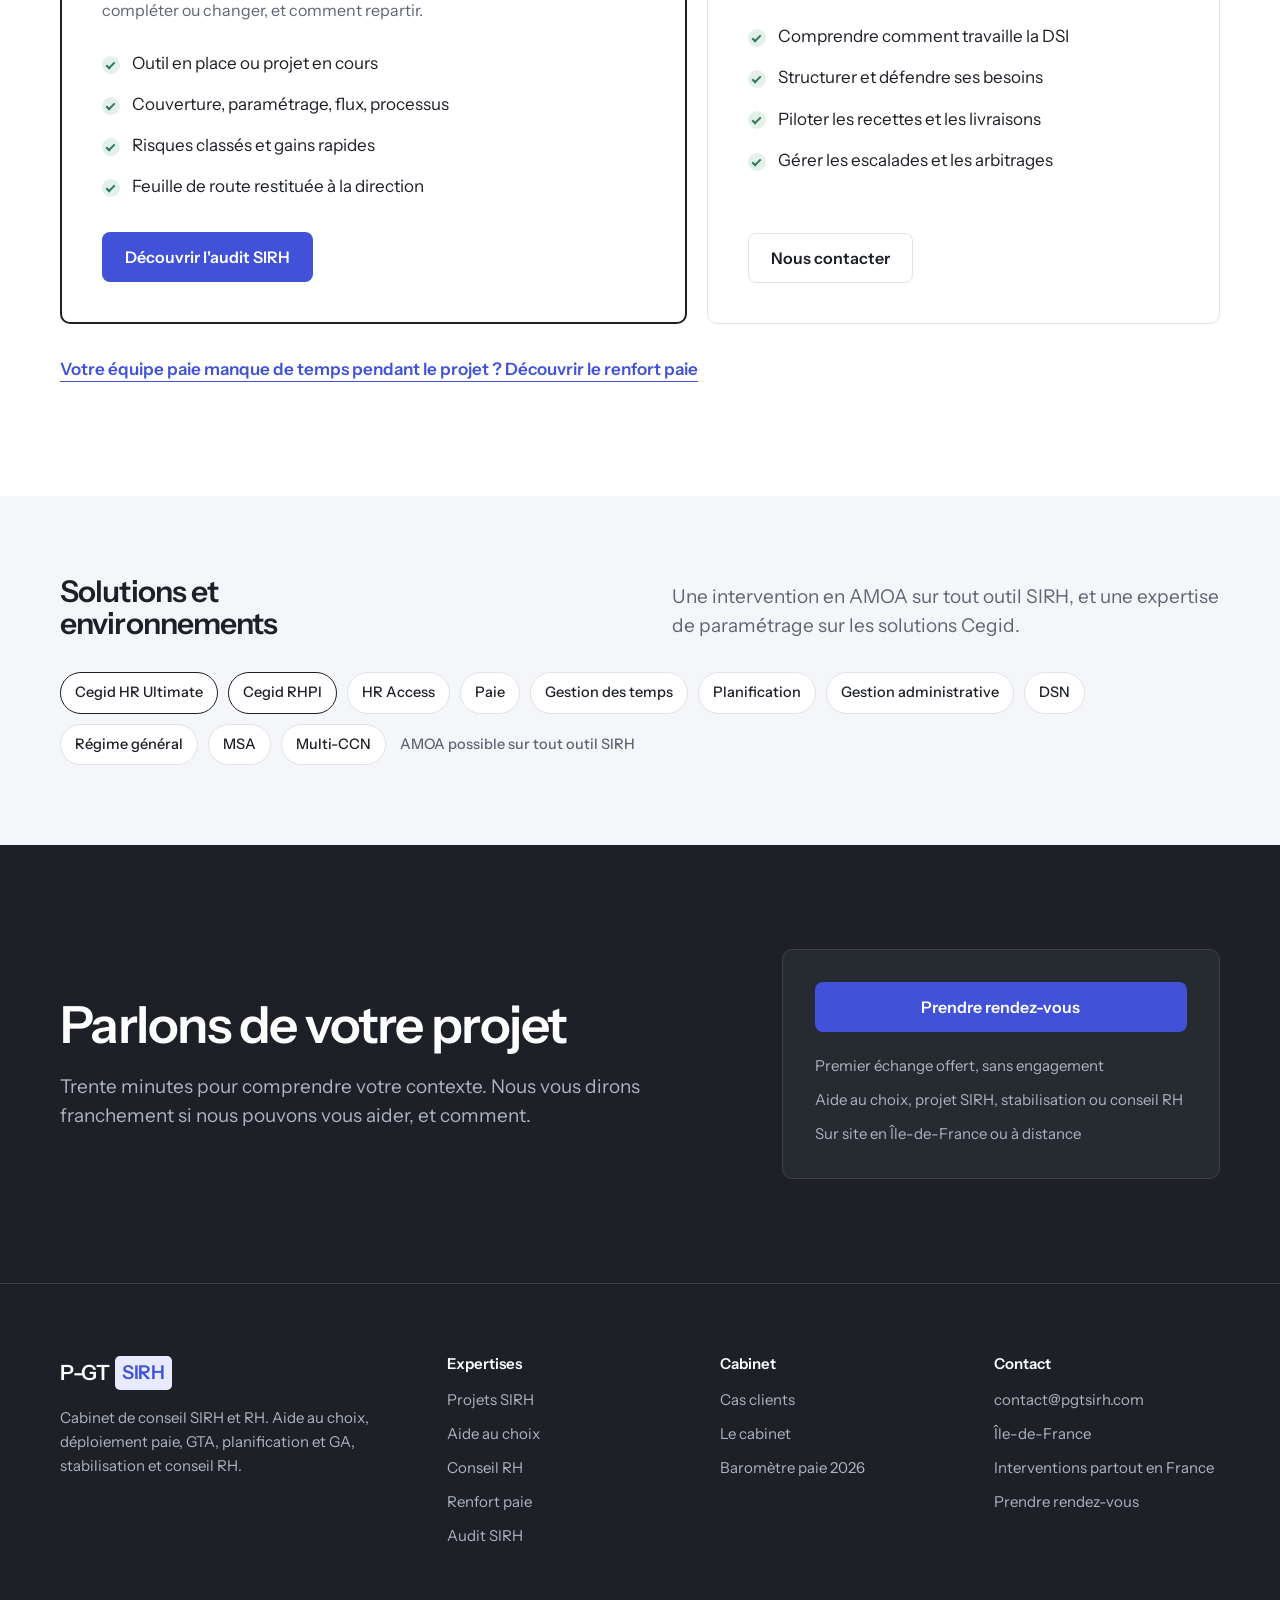
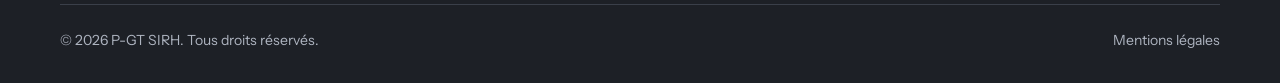
<file: projets-sirh.html>
<!DOCTYPE html>
<html lang="fr">
<head>
<meta charset="UTF-8">
<meta name="viewport" content="width=device-width, initial-scale=1.0">
<title>Projets SIRH : paie, GTA et DSN | P-GT SIRH</title>
<meta name="description" content="Pilotage, AMOA, paramétrage paie, GTA et DSN, recette, stabilisation et TMA. Un accompagnement de bout en bout sur vos projets SIRH.">
<link rel="canonical" href="https://pgtsirh.com/projets-sirh.html">
<meta property="og:type" content="website">
<meta property="og:site_name" content="P-GT SIRH">
<meta property="og:title" content="Projets SIRH : paie, GTA et DSN | P-GT SIRH">
<meta property="og:description" content="Pilotage, AMOA, paramétrage paie, GTA et DSN, recette, stabilisation et TMA. Un accompagnement de bout en bout sur vos projets SIRH.">
<meta property="og:url" content="https://pgtsirh.com/projets-sirh.html">
<meta property="og:locale" content="fr_FR">
<meta name="theme-color" content="#1D2026">
<link rel="icon" href="assets/favicon.svg" type="image/svg+xml">
<link rel="preload" href="fonts/instrument-sans-latin-600-normal.woff2" as="font" type="font/woff2" crossorigin>
<link rel="preload" href="fonts/instrument-sans-latin-400-normal.woff2" as="font" type="font/woff2" crossorigin>
<link rel="stylesheet" href="assets/style.css">
</head>
<body>
<a class="skip" href="#contenu">Aller au contenu</a>
<div class="annonce"><div class="wrap"><span><b>Baromètre des logiciels de paie 2026</b> : donnez votre avis en 4 minutes, recevez les résultats en avant-première.</span><a href="barometre.html">Participer</a></div></div><header class="hd">
  <div class="wrap">
    <a class="logo" href="index.html" aria-label="P-GT SIRH, accueil">P-GT<b>SIRH</b><small>Conseil SIRH et RH</small></a>
    <nav aria-label="Navigation principale">
      <input type="checkbox" id="nav-toggle" aria-label="Ouvrir le menu">
      <label class="burger" for="nav-toggle" aria-hidden="true"><span></span><span></span><span></span></label>
      <ul class="menu">
        <li><a href="projets-sirh.html" aria-current="page">Projets SIRH</a></li><li><a href="audit-sirh.html">Audit SIRH</a></li><li><a href="aide-au-choix.html">Aide au choix</a></li><li><a href="conseil-rh.html">Conseil RH</a></li><li><a href="cas-clients.html">Cas clients</a></li><li><a href="barometre.html">Baromètre</a></li><li><a href="cabinet.html">Le cabinet</a></li><li><a class="btn btn-w" href="contact.html">Prendre rendez-vous</a></li>
      </ul>
    </nav>
  </div>
</header>
<main id="contenu">
<section class="ph dark">
  <div class="wrap">
    <p class="crumb"><a href="index.html">Accueil</a> / Projets SIRH</p>
    <div class="grid2">
      <div><h1>Du cahier des charges à la mise en production</h1><p class="lead">Nous pilotons et réalisons vos projets paie, gestion des temps, planification et gestion administrative, en faisant le lien entre la DSI, les équipes RH, l'éditeur et l'intégrateur.</p></div>
      <dl class="ph-aside"><dt>Périmètre</dt><dd>Paie et DSN, GTA, planification, gestion administrative</dd><dt>Rôles</dt><dd>Pilotage, AMOA, AMOE, TMA</dd><dt>Solutions</dt><dd>AMOA sur tout outil SIRH, paramétrage sur Cegid HRU et RHPI</dd></dl>
    </div>
  </div>
</section>
<section class="sec">
  <div class="wrap">
    <div class="sh"><h2>Une double lecture, technique et fonctionnelle</h2><p class="lead">La majorité des difficultés d'un projet SIRH naissent entre la DSI et les équipes RH. Nous parlons les deux langues, et c'est ce qui évite les pertes d'information entre le besoin et le paramétrage.</p></div>
    <div class="svc">
      <div><h3>Pilotage de projet</h3><p>Planning, budget, gouvernance, comités de pilotage et arbitrages entre la DSI, la RH, l'éditeur et l'intégrateur.</p></div>
      <div><h3>AMOA</h3><p>Recueil des besoins, cahiers des charges, animation des ateliers, spécifications fonctionnelles et conduite du changement.</p></div>
      <div><h3>AMOE et paramétrage</h3><p>Paramétrage paie, GTA, planification, gestion administrative et DSN. Interfaces et reprise de données.</p></div>
      <div><h3>Recette</h3><p>Stratégie et cahiers de recette, paies parallèles, contrôle et correction des écarts jusqu'à zéro.</p></div>
      <div><h3>GTA et planification</h3><p>Règles de temps et d'absences, plannings, compteurs et interfaces avec la paie, y compris pour les organisations en horaires atypiques.</p></div>
      <div><h3>Stabilisation et TMA</h3><p>Sécurisation des premières paies, maintenance, évolutions légales et intégration de nouvelles sociétés.</p></div>
    </div>
  </div>
</section>

<section class="sec-sm">
  <div class="wrap split">
    <div>
      <span class="kicker">Expertise technique</span>
      <h2>Paramétrage et TMA sur Cegid</h2>
      <p class="lead" style="margin-top:20px">En plus de l'AMOA sur tout outil, nous intervenons en AMOE sur Cegid HR Ultimate et Cegid RHPI : une connaissance de l'outil de l'intérieur, au service de vos équipes.</p>
    </div>
    <div class="panel">
      <ul class="ticks" style="margin-top:0">
        <li>Paramétrage paie, GTA et gestion administrative</li>
        <li>Évolutions légales et conventionnelles, DSN</li>
        <li>TMA et intégration de nouvelles sociétés</li>
        <li>Stabilisation et remise en conformité d'un outil en place</li>
      </ul>
      <p style="margin-top:22px;font-size:14.5px;color:var(--mute)">Aucun lien commercial avec l'éditeur : cette expertise n'influence pas nos recommandations en aide au choix.</p>
    </div>
  </div>
</section>

<section class="sec paper">
  <div class="wrap">
    <div class="sh"><h2>Notre méthode</h2><p class="lead">Quatre étapes, avec un livrable validé à chaque fois avant de passer à la suivante.</p></div>
    <ol class="steps">
      <li><h3>Cadrage</h3><p>Audit de l'existant, recueil des besoins DSI et RH, périmètre, planning et gouvernance.</p></li>
      <li><h3>Conception</h3><p>Cahier des charges, ateliers de conception et validation des règles de gestion.<em>Livrable : spécifications validées par la RH et la DSI.</em></p></li>
      <li><h3>Déploiement</h3><p>Paramétrage, interfaces, reprise de données, recettes et paies parallèles.<em>Livrable : paie parallèle sans écart.</em></p></li>
      <li><h3>Mise en production</h3><p>Formation des équipes, transfert de compétences et suivi des premières paies.<em>Livrable : équipes autonomes et calendrier de paie tenu.</em></p></li>
    </ol>
  </div>
</section>

<section class="sec" id="diagnostic">
  <div class="wrap">
    <div class="sh"><h2>Deux formats pour aller vite</h2><p class="lead">En complément des missions d'accompagnement, deux offres courtes pour les situations les plus fréquentes.</p></div>
    <div class="offers">
      <article class="offer main"><p class="t">Audit, en 2 à 3 semaines</p><h3>Audit SIRH</h3>
        <p>Votre outil ne donne pas satisfaction, ou votre projet prend du retard ? Un bilan complet, côté DSI et côté RH, pour savoir s'il faut optimiser, compléter ou changer, et comment repartir.</p>
        <ul class="ticks"><li>Outil en place ou projet en cours</li><li>Couverture, paramétrage, flux, processus</li><li>Risques classés et gains rapides</li><li>Feuille de route restituée à la direction</li></ul>
        <a class="btn btn-p" href="audit-sirh.html">Découvrir l'audit SIRH</a></article>
      <article class="offer"><p class="t">Programme de 6 semaines, en groupe</p><h3>RH et pilotage de projet</h3>
        <p>Pour les équipes RH qui démarrent une implémentation sans expérience projet.</p>
        <ul class="ticks"><li>Comprendre comment travaille la DSI</li><li>Structurer et défendre ses besoins</li><li>Piloter les recettes et les livraisons</li><li>Gérer les escalades et les arbitrages</li></ul>
        <a class="btn btn-s" href="contact.html">Nous contacter</a></article>
    </div>
    <p style="margin-top:32px"><a class="link" href="renfort-paie.html">Votre équipe paie manque de temps pendant le projet&nbsp;? Découvrir le renfort paie</a></p>
  </div>
</section>

<section class="sec-sm paper">
  <div class="wrap">
    <div class="sh" style="margin-bottom:32px"><h2 style="font-size:30px">Solutions et environnements</h2><p class="lead">Une intervention en AMOA sur tout outil SIRH, et une expertise de paramétrage sur les solutions Cegid.</p></div>
    <div class="tools"><span class="k">Cegid HR Ultimate</span><span class="k">Cegid RHPI</span><span>HR Access</span><span>Paie</span><span>Gestion des temps</span><span>Planification</span><span>Gestion administrative</span><span>DSN</span><span>Régime général</span><span>MSA</span><span>Multi-CCN</span><span class="note">AMOA possible sur tout outil SIRH</span></div>
  </div>
</section>
<section class="cta dark">
  <div class="wrap">
    <div>
      <h2>Parlons de votre projet</h2>
      <p class="lead">Trente minutes pour comprendre votre contexte. Nous vous dirons franchement si nous pouvons vous aider, et comment.</p>
    </div>
    <div class="cta-box">
      <a class="btn btn-p" href="contact.html">Prendre rendez-vous</a>
      <ul><li>Premier échange offert, sans engagement</li><li>Aide au choix, projet SIRH, stabilisation ou conseil RH</li><li>Sur site en Île-de-France ou à distance</li></ul>
    </div>
  </div>
</section>
</main>
<footer class="ft">
  <div class="wrap">
    <div class="top">
      <div>
        <a class="logo" href="index.html">P-GT<b>SIRH</b></a>
        <p>Cabinet de conseil SIRH et RH. Aide au choix, déploiement paie, GTA, planification et GA, stabilisation et conseil RH.</p>
      </div>
      <div>
        <h4>Expertises</h4>
        <ul><li><a href="projets-sirh.html">Projets SIRH</a></li><li><a href="aide-au-choix.html">Aide au choix</a></li><li><a href="conseil-rh.html">Conseil RH</a></li><li><a href="renfort-paie.html">Renfort paie</a></li><li><a href="audit-sirh.html">Audit SIRH</a></li></ul>
      </div>
      <div>
        <h4>Cabinet</h4>
        <ul><li><a href="cas-clients.html">Cas clients</a></li><li><a href="cabinet.html">Le cabinet</a></li><li><a href="barometre.html">Baromètre paie 2026</a></li></ul>
      </div>
      <div>
        <h4>Contact</h4>
        <ul><li><a href="mailto:contact@pgtsirh.com">contact@pgtsirh.com</a></li><li>Île-de-France</li><li>Interventions partout en France</li><li><a href="contact.html">Prendre rendez-vous</a></li></ul>
      </div>
    </div>
    <div class="bot"><span>© 2026 P-GT SIRH. Tous droits réservés.</span><a href="mentions-legales.html">Mentions légales</a></div>
  </div>
</footer>
</body>
</html>
</file>
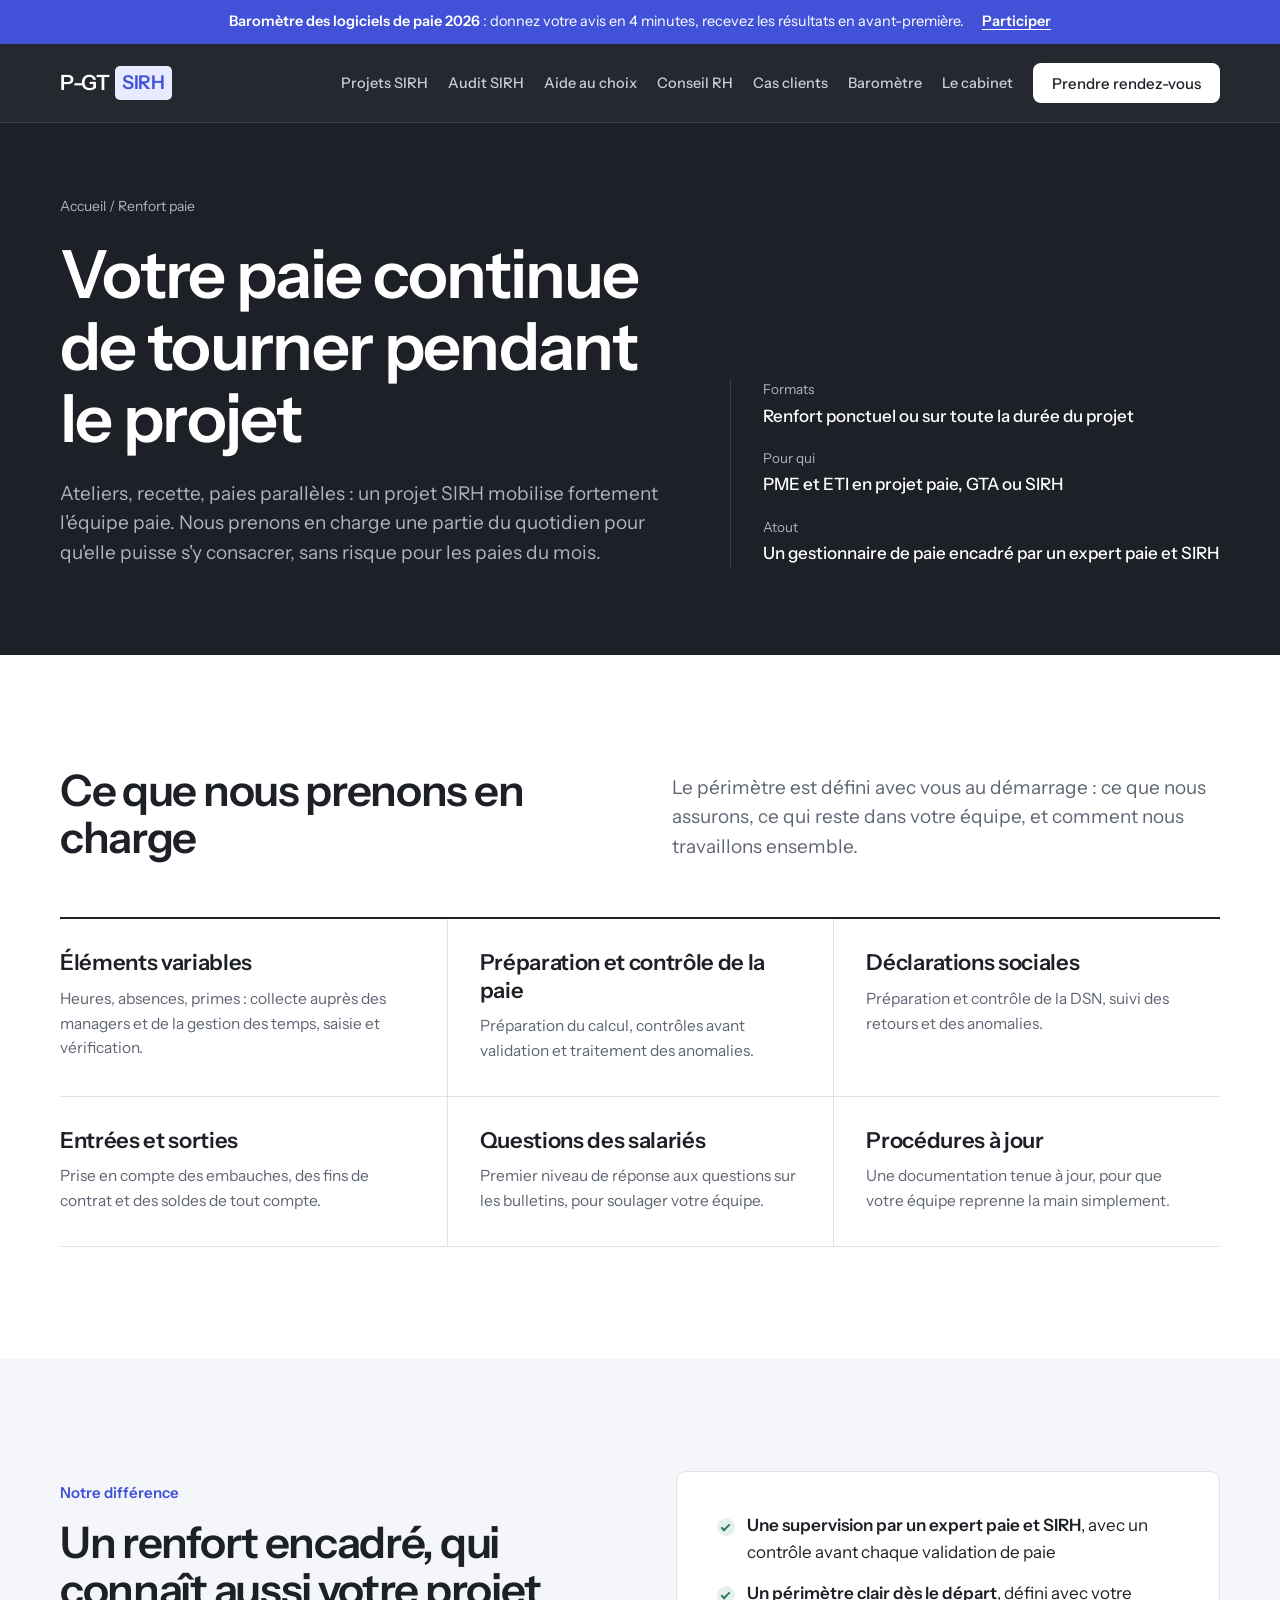
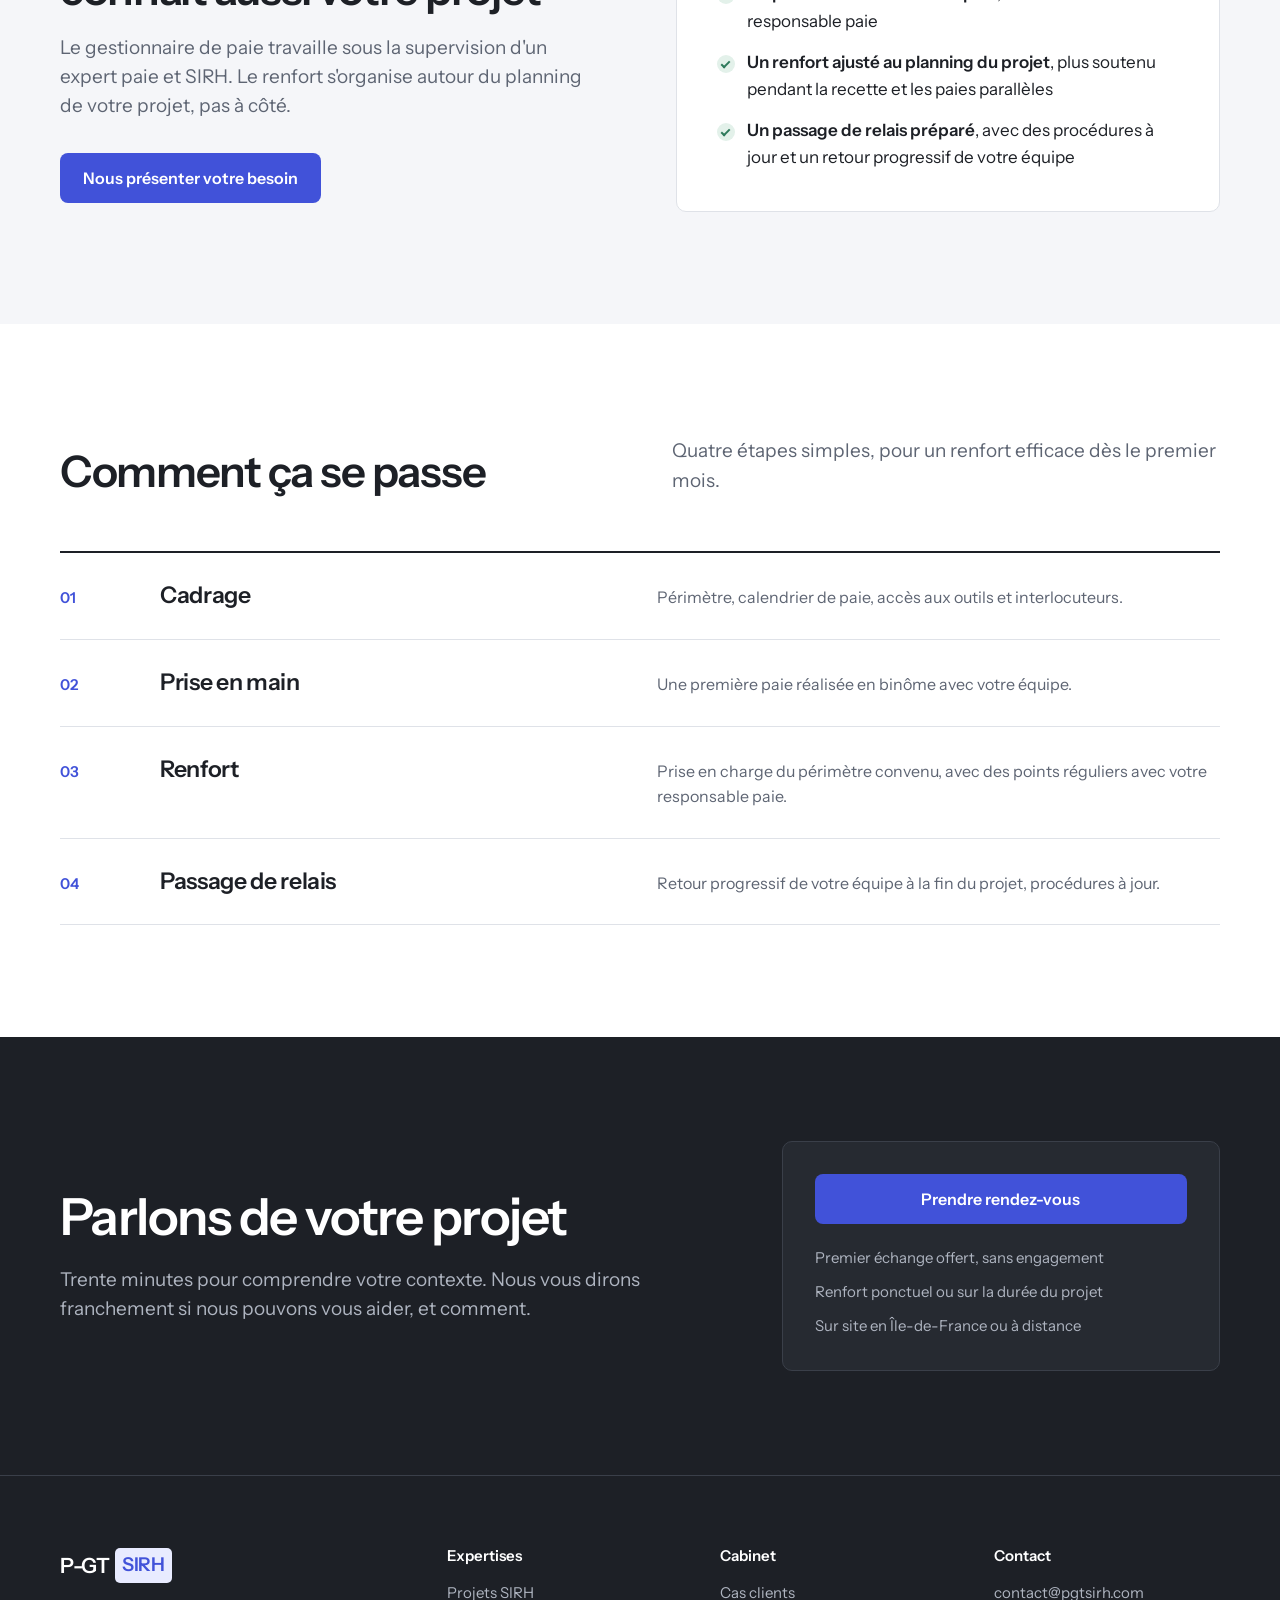
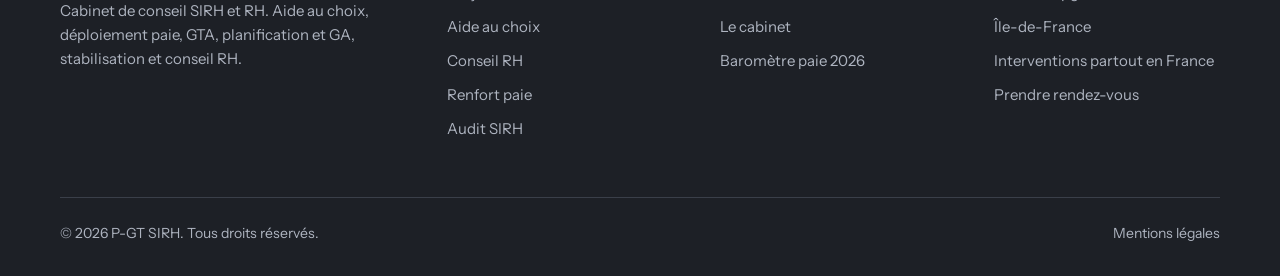
<file: renfort-paie.html>
<!DOCTYPE html>
<html lang="fr">
<head>
<meta charset="UTF-8">
<meta name="viewport" content="width=device-width, initial-scale=1.0">
<title>Renfort paie pendant votre projet SIRH | P-GT SIRH</title>
<meta name="description" content="Un gestionnaire de paie en renfort, encadré par un expert paie et SIRH, pour que votre paie continue de tourner pendant votre projet.">
<link rel="canonical" href="https://pgtsirh.com/renfort-paie.html">
<meta property="og:type" content="website">
<meta property="og:site_name" content="P-GT SIRH">
<meta property="og:title" content="Renfort paie pendant votre projet SIRH | P-GT SIRH">
<meta property="og:description" content="Un gestionnaire de paie en renfort, encadré par un expert paie et SIRH, pour que votre paie continue de tourner pendant votre projet.">
<meta property="og:url" content="https://pgtsirh.com/renfort-paie.html">
<meta property="og:locale" content="fr_FR">
<meta name="theme-color" content="#1D2026">
<link rel="icon" href="assets/favicon.svg" type="image/svg+xml">
<link rel="preload" href="fonts/instrument-sans-latin-600-normal.woff2" as="font" type="font/woff2" crossorigin>
<link rel="preload" href="fonts/instrument-sans-latin-400-normal.woff2" as="font" type="font/woff2" crossorigin>
<link rel="stylesheet" href="assets/style.css">
</head>
<body>
<a class="skip" href="#contenu">Aller au contenu</a>
<div class="annonce"><div class="wrap"><span><b>Baromètre des logiciels de paie 2026</b> : donnez votre avis en 4 minutes, recevez les résultats en avant-première.</span><a href="barometre.html">Participer</a></div></div><header class="hd">
  <div class="wrap">
    <a class="logo" href="index.html" aria-label="P-GT SIRH, accueil">P-GT<b>SIRH</b><small>Conseil SIRH et RH</small></a>
    <nav aria-label="Navigation principale">
      <input type="checkbox" id="nav-toggle" aria-label="Ouvrir le menu">
      <label class="burger" for="nav-toggle" aria-hidden="true"><span></span><span></span><span></span></label>
      <ul class="menu">
        <li><a href="projets-sirh.html">Projets SIRH</a></li><li><a href="audit-sirh.html">Audit SIRH</a></li><li><a href="aide-au-choix.html">Aide au choix</a></li><li><a href="conseil-rh.html">Conseil RH</a></li><li><a href="cas-clients.html">Cas clients</a></li><li><a href="barometre.html">Baromètre</a></li><li><a href="cabinet.html">Le cabinet</a></li><li><a class="btn btn-w" href="contact.html">Prendre rendez-vous</a></li>
      </ul>
    </nav>
  </div>
</header>
<main id="contenu">
<section class="ph dark">
  <div class="wrap">
    <p class="crumb"><a href="index.html">Accueil</a> / Renfort paie</p>
    <div class="grid2">
      <div><h1>Votre paie continue de tourner pendant le projet</h1><p class="lead">Ateliers, recette, paies parallèles : un projet SIRH mobilise fortement l'équipe paie. Nous prenons en charge une partie du quotidien pour qu'elle puisse s'y consacrer, sans risque pour les paies du mois.</p></div>
      <dl class="ph-aside"><dt>Formats</dt><dd>Renfort ponctuel ou sur toute la durée du projet</dd><dt>Pour qui</dt><dd>PME et ETI en projet paie, GTA ou SIRH</dd><dt>Atout</dt><dd>Un gestionnaire de paie encadré par un expert paie et SIRH</dd></dl>
    </div>
  </div>
</section>
<section class="sec">
  <div class="wrap">
    <div class="sh"><h2>Ce que nous prenons en charge</h2><p class="lead">Le périmètre est défini avec vous au démarrage : ce que nous assurons, ce qui reste dans votre équipe, et comment nous travaillons ensemble.</p></div>
    <div class="svc">
      <div><h3>Éléments variables</h3><p>Heures, absences, primes : collecte auprès des managers et de la gestion des temps, saisie et vérification.</p></div>
      <div><h3>Préparation et contrôle de la paie</h3><p>Préparation du calcul, contrôles avant validation et traitement des anomalies.</p></div>
      <div><h3>Déclarations sociales</h3><p>Préparation et contrôle de la DSN, suivi des retours et des anomalies.</p></div>
      <div><h3>Entrées et sorties</h3><p>Prise en compte des embauches, des fins de contrat et des soldes de tout compte.</p></div>
      <div><h3>Questions des salariés</h3><p>Premier niveau de réponse aux questions sur les bulletins, pour soulager votre équipe.</p></div>
      <div><h3>Procédures à jour</h3><p>Une documentation tenue à jour, pour que votre équipe reprenne la main simplement.</p></div>
    </div>
  </div>
</section>

<section class="sec paper">
  <div class="wrap split">
    <div>
      <span class="kicker">Notre différence</span>
      <h2>Un renfort encadré, qui connaît aussi votre projet</h2>
      <p class="lead" style="margin-top:20px">Le gestionnaire de paie travaille sous la supervision d'un expert paie et SIRH. Le renfort s'organise autour du planning de votre projet, pas à côté.</p>
      <div class="btns" style="margin-top:32px"><a class="btn btn-p" href="contact.html">Nous présenter votre besoin</a></div>
    </div>
    <div class="panel" style="background:#fff;border:1px solid var(--line-l)">
      <ul class="ticks" style="margin-top:0">
        <li><b>Une supervision par un expert paie et SIRH</b>, avec un contrôle avant chaque validation de paie</li>
        <li><b>Un périmètre clair dès le départ</b>, défini avec votre responsable paie</li>
        <li><b>Un renfort ajusté au planning du projet</b>, plus soutenu pendant la recette et les paies parallèles</li>
        <li><b>Un passage de relais préparé</b>, avec des procédures à jour et un retour progressif de votre équipe</li>
      </ul>
    </div>
  </div>
</section>

<section class="sec">
  <div class="wrap">
    <div class="sh"><h2>Comment ça se passe</h2><p class="lead">Quatre étapes simples, pour un renfort efficace dès le premier mois.</p></div>
    <ol class="steps">
      <li><h3>Cadrage</h3><p>Périmètre, calendrier de paie, accès aux outils et interlocuteurs.</p></li>
      <li><h3>Prise en main</h3><p>Une première paie réalisée en binôme avec votre équipe.</p></li>
      <li><h3>Renfort</h3><p>Prise en charge du périmètre convenu, avec des points réguliers avec votre responsable paie.</p></li>
      <li><h3>Passage de relais</h3><p>Retour progressif de votre équipe à la fin du projet, procédures à jour.</p></li>
    </ol>
  </div>
</section>
<section class="cta dark">
  <div class="wrap">
    <div>
      <h2>Parlons de votre projet</h2>
      <p class="lead">Trente minutes pour comprendre votre contexte. Nous vous dirons franchement si nous pouvons vous aider, et comment.</p>
    </div>
    <div class="cta-box">
      <a class="btn btn-p" href="contact.html">Prendre rendez-vous</a>
      <ul><li>Premier échange offert, sans engagement</li><li>Renfort ponctuel ou sur la durée du projet</li><li>Sur site en Île-de-France ou à distance</li></ul>
    </div>
  </div>
</section>
</main>
<footer class="ft">
  <div class="wrap">
    <div class="top">
      <div>
        <a class="logo" href="index.html">P-GT<b>SIRH</b></a>
        <p>Cabinet de conseil SIRH et RH. Aide au choix, déploiement paie, GTA, planification et GA, stabilisation et conseil RH.</p>
      </div>
      <div>
        <h4>Expertises</h4>
        <ul><li><a href="projets-sirh.html">Projets SIRH</a></li><li><a href="aide-au-choix.html">Aide au choix</a></li><li><a href="conseil-rh.html">Conseil RH</a></li><li><a href="renfort-paie.html">Renfort paie</a></li><li><a href="audit-sirh.html">Audit SIRH</a></li></ul>
      </div>
      <div>
        <h4>Cabinet</h4>
        <ul><li><a href="cas-clients.html">Cas clients</a></li><li><a href="cabinet.html">Le cabinet</a></li><li><a href="barometre.html">Baromètre paie 2026</a></li></ul>
      </div>
      <div>
        <h4>Contact</h4>
        <ul><li><a href="mailto:contact@pgtsirh.com">contact@pgtsirh.com</a></li><li>Île-de-France</li><li>Interventions partout en France</li><li><a href="contact.html">Prendre rendez-vous</a></li></ul>
      </div>
    </div>
    <div class="bot"><span>© 2026 P-GT SIRH. Tous droits réservés.</span><a href="mentions-legales.html">Mentions légales</a></div>
  </div>
</footer>
</body>
</html>
</file>
<file: assets/style.css>
/* P-GT SIRH, conseil SIRH et RH */
@font-face{font-family:"Instrument Sans";font-weight:400;font-display:swap;src:url(../fonts/instrument-sans-latin-400-normal.woff2) format("woff2");unicode-range:U+0000-00FF,U+0131,U+0152-0153,U+02BB-02BC,U+02C6,U+02DA,U+02DC,U+2000-206F,U+20AC,U+2122,U+2191,U+2193,U+2212,U+2215,U+FEFF,U+FFFD}
@font-face{font-family:"Instrument Sans";font-weight:500;font-display:swap;src:url(../fonts/instrument-sans-latin-500-normal.woff2) format("woff2");unicode-range:U+0000-00FF,U+0131,U+0152-0153,U+02BB-02BC,U+02C6,U+02DA,U+02DC,U+2000-206F,U+20AC,U+2122,U+2191,U+2193,U+2212,U+2215,U+FEFF,U+FFFD}
@font-face{font-family:"Instrument Sans";font-weight:600;font-display:swap;src:url(../fonts/instrument-sans-latin-600-normal.woff2) format("woff2");unicode-range:U+0000-00FF,U+0131,U+0152-0153,U+02BB-02BC,U+02C6,U+02DA,U+02DC,U+2000-206F,U+20AC,U+2122,U+2191,U+2193,U+2212,U+2215,U+FEFF,U+FFFD}
@font-face{font-family:"Instrument Sans";font-weight:400;font-display:swap;src:url(../fonts/instrument-sans-latin-ext-400-normal.woff2) format("woff2");unicode-range:U+0100-02AF,U+0304,U+0308,U+0329,U+1E00-1E9F,U+1EF2-1EFF,U+2020,U+20A0-20AB,U+20AD-20C0,U+2113,U+2C60-2C7F,U+A720-A7FF}
@font-face{font-family:"Instrument Sans";font-weight:500;font-display:swap;src:url(../fonts/instrument-sans-latin-ext-500-normal.woff2) format("woff2");unicode-range:U+0100-02AF,U+0304,U+0308,U+0329,U+1E00-1E9F,U+1EF2-1EFF,U+2020,U+20A0-20AB,U+20AD-20C0,U+2113,U+2C60-2C7F,U+A720-A7FF}
@font-face{font-family:"Instrument Sans";font-weight:600;font-display:swap;src:url(../fonts/instrument-sans-latin-ext-600-normal.woff2) format("woff2");unicode-range:U+0100-02AF,U+0304,U+0308,U+0329,U+1E00-1E9F,U+1EF2-1EFF,U+2020,U+20A0-20AB,U+20AD-20C0,U+2113,U+2C60-2C7F,U+A720-A7FF}

:root{
  --g:#1D2026;--g2:#262A31;--g3:#30353E;--line:#3A3F49;--line-l:#DFE2E8;
  --ind:#4152D9;--ind-d:#3442B8;--ind-soft:#E8EBFF;--ok:#2F7A5C;--ok-soft:#E3F1EA;
  --paper:#F5F6F9;--white:#FFFFFF;--ink:#1D2026;--mute:#5E6573;--mute-d:#AEB4C0;
  --font:"Instrument Sans",system-ui,-apple-system,"Segoe UI",sans-serif;
  --wrap:1240px;--r:10px;
}
*,*::before,*::after{box-sizing:border-box;margin:0;padding:0}
html{scroll-behavior:smooth;-webkit-text-size-adjust:100%}
@media (prefers-reduced-motion:reduce){html{scroll-behavior:auto}*{transition:none!important}}
body{font-family:var(--font);font-size:17px;line-height:1.6;color:var(--ink);background:var(--white);-webkit-font-smoothing:antialiased;text-rendering:optimizeLegibility}
img,svg{display:block;max-width:100%}
a{color:inherit}
:focus-visible{outline:3px solid var(--ind);outline-offset:3px;border-radius:4px}
.skip{position:absolute;left:-999px;top:10px;background:var(--ind);color:#fff;padding:10px 16px;border-radius:6px;z-index:200}
.skip:focus{left:10px}
.wrap{max-width:var(--wrap);margin:0 auto;padding:0 40px}

h1,h2,h3,h4{font-weight:600;letter-spacing:-.025em;line-height:1.08}
h1{font-size:clamp(40px,5.2vw,70px)}
h2{font-size:clamp(30px,3.4vw,46px);letter-spacing:-.03em}
h3{font-size:22px;letter-spacing:-.015em;line-height:1.25}
p{max-width:68ch}
.lead{font-size:19px;color:var(--mute);line-height:1.55;max-width:56ch}
.dark .lead,.dark p{color:var(--mute-d)}
.dark{background:var(--g);color:#fff}
.paper{background:var(--paper)}

/* Buttons */
.btn{display:inline-flex;align-items:center;gap:8px;font-weight:600;font-size:16px;line-height:1;padding:16px 22px;border-radius:8px;text-decoration:none;border:1.5px solid transparent;transition:background .15s,border-color .15s,color .15s}
.btn-p{background:var(--ind);color:#fff}.btn-p:hover{background:var(--ind-d)}
.btn-s{border-color:var(--line-l);color:var(--ink)}.btn-s:hover{border-color:var(--ink)}
.dark .btn-s{border-color:var(--line);color:#E3E6EC}.dark .btn-s:hover{border-color:#fff}
.btn-w{background:#fff;color:var(--g)}.btn-w:hover{background:var(--ind-soft)}
.btns{display:flex;gap:12px;flex-wrap:wrap}
.link{font-weight:600;color:var(--ind);text-decoration:none;border-bottom:1.5px solid currentColor;padding-bottom:2px}
.link:hover{color:var(--ind-d)}
.dark .link{color:#AFB8FF}

/* Header */
.hd{position:sticky;top:0;z-index:100;background:rgba(29,32,38,.96);backdrop-filter:blur(12px);color:#fff;border-bottom:1px solid var(--line)}
.hd .wrap{display:flex;align-items:center;justify-content:space-between;height:78px;gap:24px}
.logo{display:flex;align-items:center;gap:6px;font-weight:600;font-size:21px;letter-spacing:-.02em;text-decoration:none;white-space:nowrap}
.logo b{font-weight:600;color:var(--ind);background:var(--ind-soft);border-radius:5px;padding:2px 7px;font-size:19px}
.logo small{font-size:13px;font-weight:500;color:var(--mute-d);letter-spacing:0;margin-left:10px;padding-left:12px;border-left:1px solid var(--line)}
.menu{display:flex;align-items:center;gap:30px;list-style:none}
.menu a{text-decoration:none;font-size:15px;font-weight:500;color:#C9CDD5;padding:6px 0;border-bottom:2px solid transparent}
.menu a:hover{color:#fff}
.menu a[aria-current="page"]{color:#fff;border-bottom-color:var(--ind)}
.menu .btn{padding:12px 18px;font-size:15px;border-bottom:none;color:var(--g)}
.burger{display:none}
#nav-toggle{position:absolute;opacity:0;pointer-events:none}

/* Home hero */
.hero{padding:88px 0 104px}
.hero .wrap{display:grid;grid-template-columns:1fr 1fr;gap:72px;align-items:center}
.hero h1{max-width:13ch}
.hero .lead{margin:28px 0 38px}
.trust{margin-top:44px;padding-top:24px;border-top:1px solid var(--line);display:flex;gap:36px;flex-wrap:wrap;font-size:14.5px;color:var(--mute-d)}
.trust b{display:block;color:#fff;font-size:22px;font-weight:600;letter-spacing:-.02em;margin-bottom:2px}

/* Calendar visual */
.cal{background:var(--g2);border:1px solid var(--line);border-radius:14px;padding:26px;box-shadow:0 40px 80px -40px rgba(0,0,0,.6)}
.cal-h{display:flex;justify-content:space-between;align-items:baseline;margin-bottom:18px;gap:12px}
.cal-h b{font-size:18px;font-weight:600}
.cal-h span{font-size:13.5px;color:var(--mute-d)}
.days{display:grid;grid-template-columns:repeat(7,1fr);gap:6px}
.dn{color:#8A909C;font-size:12.5px;text-align:center;padding-bottom:4px}
.d{height:64px;border-radius:8px;background:#2B2F37;font-size:13px;color:#8F96A3;padding:7px 8px;position:relative}
.d.o{background:transparent}
.d.e{background:#3A3F49;color:#fff}
.d.k{background:var(--ind);color:#fff}
.d.ok{background:var(--ok);color:#fff}
.d em{font-style:normal;position:absolute;left:8px;right:6px;bottom:7px;font-size:11.5px;font-weight:600;color:#fff;line-height:1.15}
.legend{display:flex;flex-wrap:wrap;gap:18px;margin-top:16px;font-size:13px;color:var(--mute-d)}
.legend i{display:inline-block;width:10px;height:10px;border-radius:3px;margin-right:7px;vertical-align:-1px}

/* Page hero (inner pages) */
.ph{padding:72px 0 88px}
.crumb{font-size:14px;color:var(--mute-d);margin-bottom:22px}
.crumb a{color:var(--mute-d);text-decoration:none}.crumb a:hover{color:#fff}
.ph .grid2{display:grid;grid-template-columns:1.1fr .9fr;gap:72px;align-items:end}
.ph h1{max-width:16ch}
.ph .lead{margin-top:24px}
.ph-aside{border-left:1px solid var(--line);padding-left:32px}
.ph-aside dt{font-size:13.5px;color:var(--mute-d)}
.ph-aside dd{font-size:17px;color:#fff;font-weight:500;margin:2px 0 18px}
.ph-aside dd:last-child{margin-bottom:0}

/* Sections */
.sec{padding:112px 0}
.sec-sm{padding:80px 0}
.sh{display:grid;grid-template-columns:1fr 1fr;gap:64px;align-items:end;margin-bottom:56px}
.sh h2{max-width:17ch}
.sh .lead{justify-self:end}
.kicker{font-size:15px;font-weight:600;color:var(--ind);margin-bottom:14px;display:block}
.dark .kicker{color:#AFB8FF}

/* Needs */
.needs{display:grid;grid-template-columns:repeat(3,1fr);border-top:2px solid var(--ink)}
.need{padding:32px 36px 8px 0;display:flex;flex-direction:column;gap:14px}
.need + .need{padding-left:36px;border-left:1px solid var(--line-l)}
.need h3{font-size:25px}
.need p{color:var(--mute);font-size:16px}
.need .link{align-self:flex-start;margin-top:auto}

/* Pillars (expertises overview) */
.pillars{display:grid;grid-template-columns:repeat(3,1fr);gap:20px}
.pillar{background:var(--white);border:1px solid var(--line-l);border-radius:var(--r);padding:34px;display:flex;flex-direction:column}
.pillar .tag{display:inline-block;align-self:flex-start;font-size:13px;font-weight:600;padding:5px 10px;border-radius:5px;background:var(--ind-soft);color:var(--ind-d);margin-bottom:20px}
.pillar .tag.rh{background:var(--ok-soft);color:var(--ok)}
.pillar h3{font-size:26px;margin-bottom:12px}
.pillar > p{color:var(--mute);font-size:16px;margin-bottom:22px}
.pillar ul{list-style:none;border-top:1px solid var(--line-l);margin-bottom:28px}
.pillar li{padding:11px 0;border-bottom:1px solid var(--line-l);font-size:15.5px}
.pillar .link{margin-top:auto;align-self:flex-start}
.pillar.feat{background:var(--g);color:#fff;border-color:var(--g)}
.pillar.feat > p{color:var(--mute-d)}
.pillar.feat ul,.pillar.feat li{border-color:var(--line)}
.pillar.feat .link{color:#AFB8FF}

/* Cycle */
.cycle{display:grid;grid-template-columns:repeat(3,1fr);position:relative}
.cycle::before{content:"";position:absolute;left:0;right:0;top:9px;height:2px;background:var(--line)}
.phase{position:relative;padding:44px 36px 0 0}
.phase::before{content:"";position:absolute;left:0;top:0;width:20px;height:20px;border-radius:50%;background:var(--g);border:2px solid #8A909C}
.phase.now::before{background:var(--ind);border-color:var(--ind);box-shadow:0 0 0 6px rgba(65,82,217,.25)}
.phase .when{font-size:14px;color:var(--mute-d);font-weight:500}
.phase h3{font-size:26px;margin:6px 0 18px;color:#fff}
.phase ul{list-style:none}
.phase li{padding:12px 0;border-top:1px solid var(--line);font-size:15.5px;color:#D5D9E0}
.phase li span{display:block;font-size:14px;color:#8F96A3;margin-top:1px}
.rescue{margin-top:64px;display:grid;grid-template-columns:auto 1fr auto;gap:32px;align-items:center;background:var(--g2);border:1px solid var(--line);border-radius:var(--r);padding:28px 32px}
.rescue h3{color:#fff;font-size:22px}
.rescue p{color:var(--mute-d);font-size:16px}

/* Figures */
.figs{display:grid;grid-template-columns:repeat(4,1fr);gap:0;border-top:2px solid var(--ink)}
.fig{padding:26px 28px 0 0}
.fig + .fig{padding-left:28px;border-left:1px solid var(--line-l)}
.fig b{display:block;font-size:44px;font-weight:600;letter-spacing:-.04em;line-height:1}
.fig span{display:block;margin-top:12px;color:var(--mute);font-size:15.5px;max-width:24ch}

/* Cases */
.cases{border-top:2px solid var(--ink)}
.case{display:grid;grid-template-columns:280px 1fr;gap:48px;padding:40px 0;border-bottom:1px solid var(--line-l)}
.case .meta .sector{font-weight:600;font-size:17px}
.case .meta .size{color:var(--mute);font-size:15px;margin:2px 0 14px}
.chip{display:inline-block;font-size:13px;font-weight:600;padding:4px 10px;border-radius:5px;margin:0 6px 6px 0;background:var(--paper);color:var(--ink)}
.chip.a{background:var(--ind-soft);color:var(--ind-d)}
.chip.p{background:#EEF0F4}
.chip.s{background:var(--ok-soft);color:var(--ok)}
.case h3{font-size:26px;margin-bottom:18px}
.case dl{display:grid;grid-template-columns:repeat(3,1fr);gap:28px}
.case dt{font-size:14px;font-weight:600;color:var(--mute);margin-bottom:6px}
.case dd{font-size:15.5px;color:var(--ink);line-height:1.55}
.cases.compact .case{grid-template-columns:240px 1fr auto;align-items:center;padding:26px 0}
.cases.compact h3{margin:0;font-size:22px}
.cases.compact p{color:var(--mute);font-size:15.5px;margin-top:6px}

/* Steps */
.steps{list-style:none;counter-reset:st;border-top:2px solid var(--ink)}
.steps li{counter-increment:st;display:grid;grid-template-columns:72px 1fr 1.2fr;gap:28px;padding:28px 0;border-bottom:1px solid var(--line-l);align-items:baseline}
.steps li::before{content:counter(st,decimal-leading-zero);font-size:15px;font-weight:600;color:var(--ind)}
.steps h3{font-size:23px}
.steps p{color:var(--mute);font-size:16px}
.steps p em{font-style:normal;display:block;color:var(--ind-d);font-size:14.5px;margin-top:6px;font-weight:500}

/* Feature split */
.split{display:grid;grid-template-columns:1fr 1fr;gap:72px;align-items:center}
.panel{background:var(--paper);border-radius:var(--r);padding:40px}
.panel.dk{background:var(--g);color:#fff}
.quote{font-size:28px;line-height:1.3;font-weight:500;letter-spacing:-.02em;max-width:26ch}
.quote + p{margin-top:16px;color:var(--mute);font-size:15.5px}
.ticks{list-style:none;display:grid;gap:14px;margin-top:24px}
.ticks li{position:relative;padding-left:30px}
.ticks li::before{content:"";position:absolute;left:0;top:.35em;width:18px;height:18px;border-radius:50%;background:var(--ok-soft)}
.ticks li::after{content:"";position:absolute;left:6px;top:calc(.35em + 4px);width:5px;height:9px;border:solid var(--ok);border-width:0 2px 2px 0;transform:rotate(45deg)}
.dark .ticks li::before,.panel.dk .ticks li::before{background:rgba(47,122,92,.35)}
.dark .ticks li::after,.panel.dk .ticks li::after{border-color:#7FD1AE}

/* Services list (RH, SIRH) */
.svc{display:grid;grid-template-columns:repeat(3,1fr);border-top:2px solid var(--ink)}
.svc > div{padding:30px 32px 32px 0;border-bottom:1px solid var(--line-l)}
.svc > div:not(:nth-child(3n+1)){padding-left:32px;border-left:1px solid var(--line-l)}
.svc h3{font-size:22px;margin-bottom:10px}
.svc p{color:var(--mute);font-size:15.5px}

/* Offers */
.offers{display:grid;grid-template-columns:1.1fr .9fr;gap:20px}
.offer{border:1px solid var(--line-l);border-radius:var(--r);padding:40px;display:flex;flex-direction:column;background:#fff}
.offer.main{border:2px solid var(--ink)}
.offer .t{font-size:14px;font-weight:600;color:var(--ind);margin-bottom:10px}
.offer h3{font-size:28px;margin-bottom:12px}
.offer > p{color:var(--mute);font-size:16px}
.offer .ticks{margin:26px 0 32px}
.offer .btn{margin-top:auto;align-self:flex-start}

/* Tools */
.tools{display:flex;flex-wrap:wrap;gap:10px;align-items:center}
.tools span{font-size:14.5px;font-weight:500;padding:8px 14px;border-radius:40px;border:1px solid var(--line-l);background:#fff}
.tools span.k{border-color:var(--ink)}
.tools .note{border:none;background:none;color:var(--mute);padding-left:4px}

/* Barometre band */
.baro{display:grid;grid-template-columns:1.2fr .8fr;gap:56px;align-items:center}
.baro-card{background:var(--g2);border:1px solid var(--line);border-radius:var(--r);padding:30px}
.bar{margin:14px 0}
.bar span{display:flex;justify-content:space-between;font-size:14px;color:#D5D9E0;margin-bottom:6px}
.bar i{display:block;height:8px;border-radius:4px;background:#3A3F49;position:relative;overflow:hidden}
.bar i::after{content:"";position:absolute;inset:0 auto 0 0;width:var(--w);background:var(--ind);border-radius:4px}
.baro-card small{display:block;margin-top:16px;font-size:12.5px;color:#8F96A3}

/* FAQ */
.faq{border-top:2px solid var(--ink);max-width:900px}
.faq details{border-bottom:1px solid var(--line-l)}
.faq summary{cursor:pointer;list-style:none;padding:24px 48px 24px 0;font-size:20px;font-weight:600;letter-spacing:-.015em;position:relative}
.faq summary::-webkit-details-marker{display:none}
.faq summary::after{content:"";position:absolute;right:8px;top:30px;width:12px;height:12px;border:solid var(--ink);border-width:0 2px 2px 0;transform:rotate(45deg);transition:transform .2s}
.faq details[open] summary::after{transform:rotate(225deg);top:36px}
.faq details p{padding:0 0 26px;color:var(--mute)}

/* CTA band */
.cta{padding:104px 0}
.cta .wrap{display:grid;grid-template-columns:1.2fr .8fr;gap:64px;align-items:center}
.cta h2{font-size:clamp(34px,4vw,54px);max-width:15ch}
.cta .lead{margin-top:20px}
.cta-box{background:var(--g2);border:1px solid var(--line);border-radius:var(--r);padding:32px}
.cta-box .btn{width:100%;justify-content:center}
.cta-box ul{list-style:none;margin-top:22px;display:grid;gap:10px;font-size:15px;color:var(--mute-d)}

/* Contact page */
.contact-grid{display:grid;grid-template-columns:1fr 1fr;gap:72px;align-items:start}
.mail{display:block;font-size:clamp(26px,3vw,38px);font-weight:600;letter-spacing:-.03em;color:var(--ind);text-decoration:none;border-bottom:2px solid var(--ind-soft);padding-bottom:8px;margin:18px 0 28px;word-break:break-all}
.mail:hover{border-color:var(--ind)}
.next{list-style:none;counter-reset:n}
.next li{counter-increment:n;position:relative;padding:0 0 28px 56px}
.next li::before{content:counter(n);position:absolute;left:0;top:0;width:36px;height:36px;border-radius:50%;background:var(--ind-soft);color:var(--ind-d);font-weight:600;display:flex;align-items:center;justify-content:center}
.next h3{font-size:20px;margin-bottom:4px}
.next p{color:var(--mute);font-size:15.5px}

/* Legal */
.legal{max-width:780px}
.legal h2{font-size:24px;margin:40px 0 12px}
.legal p{color:var(--mute);margin-bottom:10px}

/* Footer */
.ft{background:var(--g);color:var(--mute-d);font-size:15px;border-top:1px solid var(--line)}
.ft .top{display:grid;grid-template-columns:1.5fr 1fr 1fr 1fr;gap:48px;padding:72px 0 56px}
.ft .logo{color:#fff;margin-bottom:16px}
.ft p{font-size:15px;color:var(--mute-d);max-width:34ch}
.ft h4{color:#fff;font-size:15px;letter-spacing:0;margin-bottom:16px}
.ft ul{list-style:none;display:grid;gap:10px}
.ft a{text-decoration:none;color:var(--mute-d)}
.ft a:hover{color:#fff}
.ft .bot{display:flex;justify-content:space-between;gap:20px;flex-wrap:wrap;padding:24px 0 32px;border-top:1px solid var(--line);font-size:14px}

/* Responsive */
@media (max-width:1100px){
  .menu{gap:22px}.menu a{font-size:14.5px}
  .logo small{display:none}
}
@media (max-width:980px){
  .wrap{padding:0 28px}
  .burger{display:flex;flex-direction:column;justify-content:center;gap:5px;width:44px;height:44px;cursor:pointer;border-radius:8px}
  .burger span{display:block;width:22px;height:2px;background:#fff;margin:0 auto;transition:transform .2s,opacity .2s}
  .menu{display:none;position:absolute;top:78px;left:0;right:0;background:var(--g);flex-direction:column;align-items:stretch;gap:0;padding:8px 28px 28px;border-bottom:1px solid var(--line)}
  .menu li{border-bottom:1px solid var(--line)}
  .menu li:last-child{border:none;padding-top:20px}
  .menu a{display:block;padding:16px 0;font-size:17px;border:none}
  .menu a[aria-current="page"]{color:#AFB8FF}
  .menu .btn{display:flex;justify-content:center;padding:16px}
  #nav-toggle:checked ~ .menu{display:flex}
  #nav-toggle:checked + .burger span:nth-child(1){transform:translateY(7px) rotate(45deg)}
  #nav-toggle:checked + .burger span:nth-child(2){opacity:0}
  #nav-toggle:checked + .burger span:nth-child(3){transform:translateY(-7px) rotate(-45deg)}
  #nav-toggle:focus-visible + .burger{outline:3px solid var(--ind)}
  .hero .wrap,.ph .grid2,.sh,.split,.contact-grid,.cta .wrap,.baro{grid-template-columns:1fr;gap:44px}
  .sh .lead{justify-self:start}
  .ph-aside{border-left:none;padding-left:0;border-top:1px solid var(--line);padding-top:24px}
  .needs,.cycle{grid-template-columns:1fr}
  .need,.need + .need{padding:28px 0;border-left:none;border-bottom:1px solid var(--line-l)}
  .cycle::before{display:none}
  .phase{padding:40px 0 28px}
  .pillars{grid-template-columns:1fr}
  .figs{grid-template-columns:1fr 1fr;row-gap:32px}
  .fig:nth-child(3){padding-left:0;border-left:none}
  .case{grid-template-columns:1fr;gap:16px}
  .case dl{grid-template-columns:1fr;gap:16px}
  .cases.compact .case{grid-template-columns:1fr}
  .svc{grid-template-columns:1fr 1fr}
  .svc > div,.svc > div:not(:nth-child(3n+1)){padding:26px 26px 26px 0;border-left:none}
  .svc > div:nth-child(2n){padding-left:26px;border-left:1px solid var(--line-l)}
  .offers{grid-template-columns:1fr}
  .steps li{grid-template-columns:48px 1fr;gap:6px 18px}
  .steps li p{grid-column:2}
  .rescue{grid-template-columns:1fr;gap:16px}
  .ft .top{grid-template-columns:1fr 1fr}
  .sec{padding:84px 0}
}
@media (max-width:640px){
  body{font-size:16px}
  .wrap{padding:0 20px}
  .menu{padding:8px 20px 24px}
  .hero{padding:56px 0 72px}
  .ph{padding:48px 0 60px}
  .sec{padding:68px 0}.sec-sm{padding:56px 0}
  .cal{padding:16px}
  .days{gap:4px}
  .d{height:52px;padding:5px;font-size:11.5px}
  .d em{font-size:9.5px;left:5px;bottom:5px}
  .trust{gap:22px}
  .fig b{font-size:34px}
  .fig,.fig + .fig{padding-left:0;border-left:none}
  .svc{grid-template-columns:1fr}
  .svc > div:nth-child(2n){padding-left:0;border-left:none}
  .offer,.pillar,.panel{padding:28px}
  .ft .top{grid-template-columns:1fr}
}

/* Bandeau d'annonce */
.annonce{background:var(--ind);color:#fff;font-size:14.5px}
.annonce .wrap{display:flex;justify-content:center;align-items:center;gap:18px;min-height:44px;padding-top:8px;padding-bottom:8px;text-align:center}
.annonce b{font-weight:600}
.annonce a{color:#fff;font-weight:600;white-space:nowrap;text-decoration:underline;text-underline-offset:3px}
@media (max-width:1240px){.menu{gap:20px}.menu a{font-size:14.5px}}
@media (max-width:640px){.annonce{font-size:13px}.annonce .wrap{gap:10px}}
/* Menu à 7 entrées */
.menu a{white-space:nowrap}
@media (max-width:1380px) and (min-width:981px){.logo small{display:none}.menu{gap:20px}.menu a{font-size:14.5px}}
@media (max-width:1180px) and (min-width:981px){.menu{gap:16px}.menu a{font-size:14px}.menu .btn{padding:10px 14px;font-size:14px}}
.dark .steps p{color:#B4B9C3}.dark .steps em{color:#AFB8FF}.dark .steps li{border-color:rgba(255,255,255,.18)}

/* Quatre expertises */
.pillars.four{grid-template-columns:repeat(4,1fr);gap:16px}
.pillars.four .pillar{padding:28px}
.pillars.four .pillar h3{font-size:23px}
@media (max-width:1100px){.pillars.four{grid-template-columns:repeat(2,1fr)}}
@media (max-width:640px){.pillars.four{grid-template-columns:1fr}}
</file>
